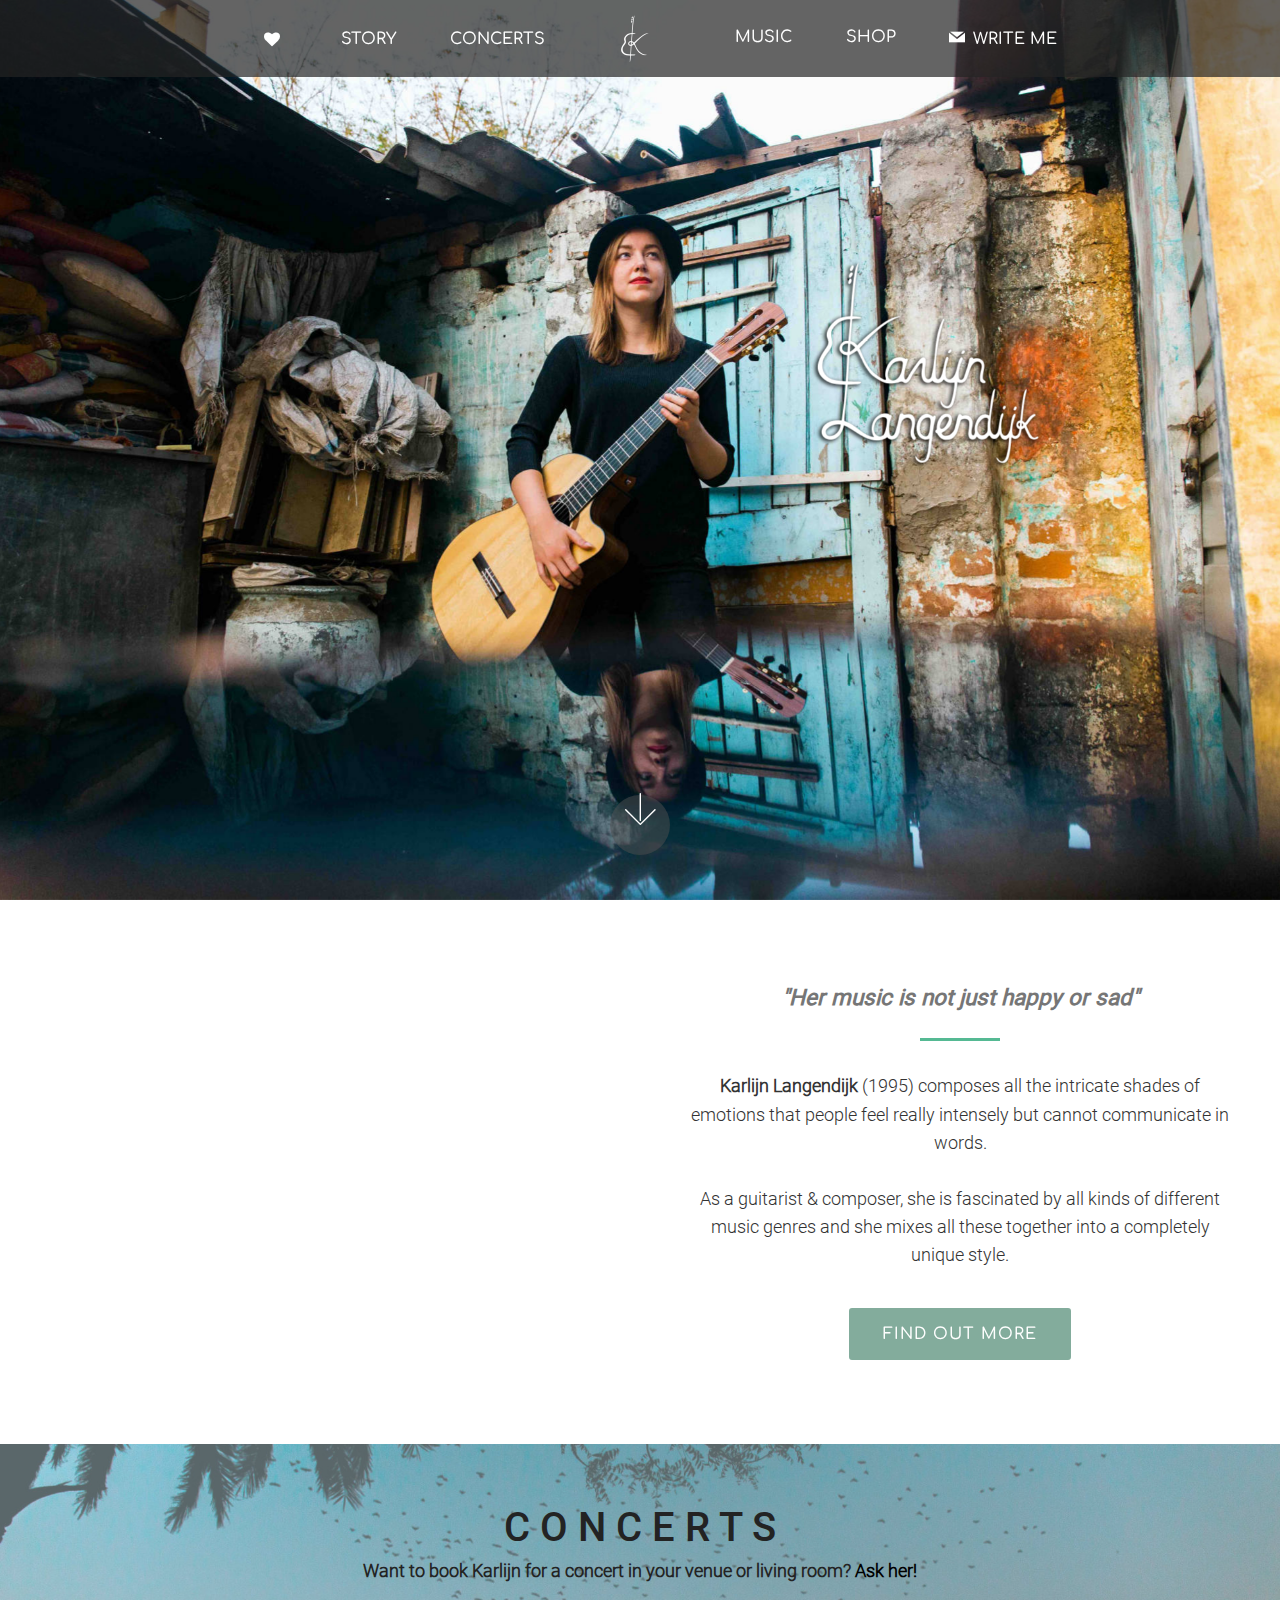
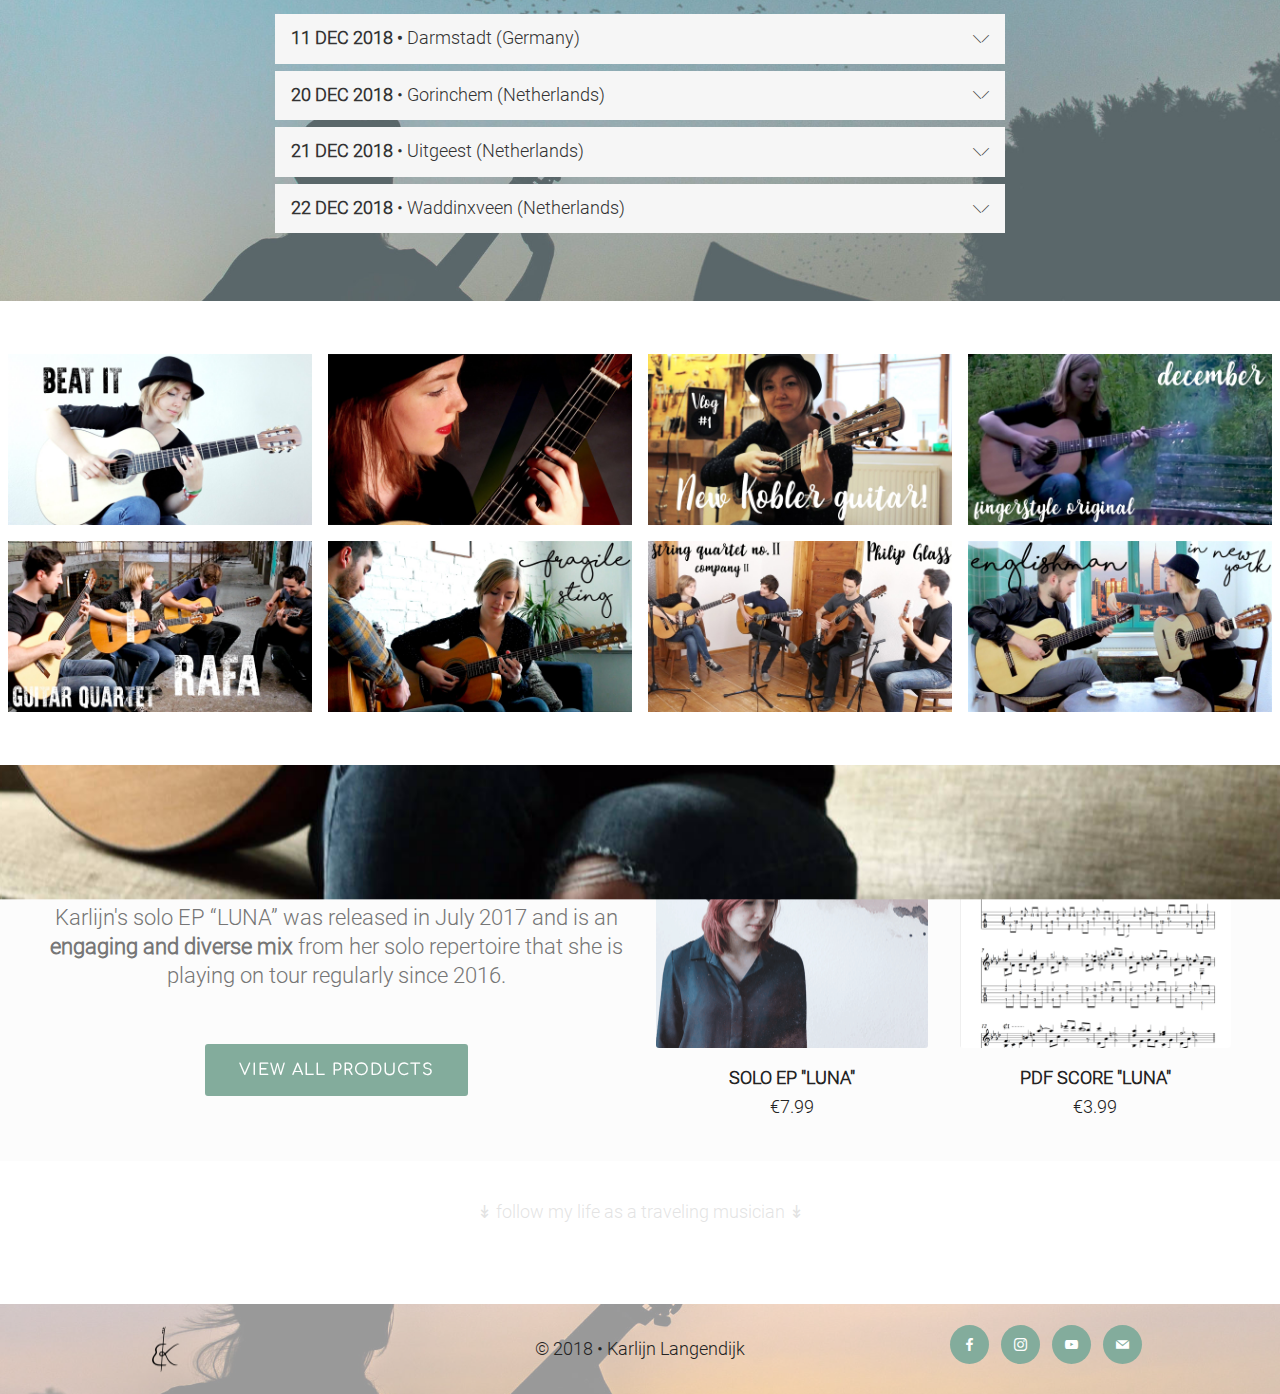
<file: index.html>
<!DOCTYPE html>
<html >
<head>
  <!-- Site made with Mobirise Website Builder v4.7.7, https://mobirise.com -->
  <meta charset="UTF-8">
  <meta http-equiv="X-UA-Compatible" content="IE=edge">
  <meta name="generator" content="Mobirise v4.7.7, mobirise.com">
  <meta name="viewport" content="width=device-width, initial-scale=1, minimum-scale=1">
  <link rel="shortcut icon" href="assets/images/logo-black-128x128.png" type="image/x-icon">
  <meta name="description" content="">
  <title>Home</title>
  <link rel="stylesheet" href="assets/font-awesome/css/font-awesome.css">
  <link rel="stylesheet" href="assets/web/assets/mobirise-icons/mobirise-icons.css">
  <link rel="stylesheet" href="assets/bootstrap/css/bootstrap.min.css">
  <link rel="stylesheet" href="assets/bootstrap/css/bootstrap-grid.min.css">
  <link rel="stylesheet" href="assets/bootstrap/css/bootstrap-reboot.min.css">
  <link rel="stylesheet" href="assets/dropdown/css/style.css">
  <link rel="stylesheet" href="assets/socicon/css/styles.css">
  <link rel="stylesheet" href="assets/shopping-cart/minicart-theme.css">
  <link rel="stylesheet" href="assets/style.css">
  <link rel="stylesheet" href="assets/slick.css">
  <link rel="stylesheet" href="assets/theme/css/style.css">
  <link rel="stylesheet" href="assets/gallery/style.css">
  <link href="assets/fonts/style.css" rel="stylesheet">
  <link rel="stylesheet" href="assets/mobirise/css/mbr-additional.css" type="text/css">
  
  
  
</head>
<body>
<script>var shopcartSettings = {"shopcart_top_offset":120,"side_offset":20,"site_width":1150,"shopcart_icon_color":"#FFFFFF","shopcart_back_color":"#000000","shopcart_icon_size":30,"sc_count_color":"#FFFFFF","sc_count_back_color":"#00a885","sc_count_size":12,"checkout_button":"Check out with"};</script>
  <section class="menu popup-btn-cards cid-r0HEDHb7Sw" once="menu" id="menu2-9">

    
    

    <nav class="navbar navbar-dropdown navbar-fixed-top navbar-expand-lg">
        <div class="mbr-overlay" style="opacity: 0.7;"></div>

      
      <div class="collapse navbar-collapse" id="navbarSupportedContent">
            
        <div class="left-menu">
          <ul class="navbar-nav nav-dropdown" data-app-modern-menu="true"><li class="nav-item"><a class="nav-link link text-white display-4" href="support.html#header3-1g"><span class="fa fa-heart mbr-iconfont mbr-iconfont-btn" style="font-size: 16px;"></span></a></li><li class="nav-item"><a class="nav-link link text-white display-4" href="index.html#features4-e">STORY</a></li><li class="nav-item"><a class="nav-link link text-white display-4" href="index.html#accordion1-o">
                      CONCERTS</a></li></ul>
        </div>

        <div class="brand-container">
          <div class="navbar-brand">
              <span class="navbar-logo">
                  <a href="#top">
                      <img src="assets/images/logo-white-122x122.png" alt="Mobirise" title="" style="height: 3.8rem;">
                  </a>
              </span>
              
          </div>
        </div>

        <div class="right-menu">
          <ul class="navbar-nav nav-dropdown" data-app-modern-menu="true"><li class="nav-item">
                <a class="nav-link link text-white display-4" href="index.html#gallery2-1b">
                    MUSIC</a>
            </li><li class="nav-item"><a class="nav-link link text-white display-4" href="index.html#features13-l">
                    SHOP</a></li><li class="nav-item"><a class="nav-link link text-white display-4" href="mailto:info@karlijnlangendijk.com"><span class="socicon socicon-mail mbr-iconfont mbr-iconfont-btn" style="font-size: 16px;"></span>
                    WRITE ME</a></li></ul>
        </div>
      </div>

          <button class="navbar-toggler" type="button" data-toggle="collapse" data-target="#navbarSupportedContent" aria-controls="navbarNavAltMarkup" aria-expanded="false" aria-label="Toggle navigation">
            <div class="hamburger">
                <span></span>
                <span></span>
                <span></span>
                <span></span>
            </div>
          </button>
    </nav>
</section>

<section class="header8 cid-r0eDNqmvjv mbr-fullscreen mbr-parallax-background" id="header8-6">

    

    

    
    <div class="container-fluid">
        <div class="row align-items-center">
            <div class="mbr-white col-md-6">
                
                
                
            </div>
            <div class="col-md-6 align-left img-block">
                <div class="mbr-figure">
                    <img src="assets/images/logo-full-white-shadow-2-smaller-higher-850x850.png" alt="Mobirise" title="">
                </div>
            </div>
        </div>
    </div>
    <div class="mbr-arrow hidden-sm-down" aria-hidden="true">
        <a href="#next">
            <i class="mbri-down mbr-iconfont"></i>
        </a>
    </div>
</section>

<section class="features4 cid-r0N94AQSZr" id="features4-e">

    

    
    <div class="container-fluid">   
        <div class="row content-row align-items-center">
            <div class="col-lg-6 text-content">
                <h2 class="mbr-title pt-2 mbr-fonts-style align-center mbr-black display-5"><em><strong>"Her music is not just happy or sad"</strong></em></h2>
                <div class="underline align-center">
                    <div class="line"></div>
                </div>
                <div class="mbr-section-text">
                    <p class="mbr-text pt-3 mbr-light mbr-fonts-style align-center display-7"><strong>Karlijn Langendijk</strong> (1995) composes all the intricate shades of emotions that people feel really intensely but cannot communicate in words. <br><br>As a guitarist &amp; composer, she is fascinated by all kinds of different music genres and she mixes all these together into a completely unique style.<br></p>
                </div>
                <div class="mbr-section-btn pt-3 align-center"><a class="btn btn-md btn-info display-4" href="story.html#features17-14">FIND OUT MORE</a></div>
            </div>
            <div class="col-lg-6 media-content">
                <div class="mbr-figure"><iframe class="mbr-embedded-video" src="https://www.youtube.com/embed/VXL2nyZ9J2I?rel=0&amp;amp;showinfo=0&amp;autoplay=0&amp;loop=0" width="1280" height="720" frameborder="0" allowfullscreen></iframe></div>
            </div>
        </div>
    </div>          
</section>

<section class="accordion1 cid-r0NWu8Dxku" id="accordion1-o">

    

    <div class="mbr-overlay" style="opacity: 0.5; background-color: rgb(178, 204, 210);">
    </div>
    <div class="container">
        <h2 class="mbr-fonts-style mbr-section-title align-center display-2">C O N C E R T S</h2>
        <h3 class="mbr-fonts-style mbr-section-subtitle align-center display-7"><strong>Want to book Karlijn for a concert in your venue or living room? <b><a href="mailto:info@karlijnlangendijk.com" class="text-black"><b>Ask her!</b></a></b></strong></h3>
        <div class="row justify-content-center pt-4">
            <div class="col-md-10 col-lg-8 content-block">
            <div class="accordion-content">
                <div id="bootstrap-accordion_3" class="panel-group accordionStyles accordion " role="tablist" aria-multiselectable="true">
                        <div class="card">
                            <div class="card-header" role="tab" id="headingOne">
                                <a role="button" class="collapsed panel-title text-black" data-toggle="collapse" data-core="" href="#collapse11_3" aria-expanded="false" aria-controls="collapse11">
                                    <h4 class="mbr-fonts-style header-text display-7"><strong>11 DEC 2018</strong><span style="font-weight: bold;">&nbsp;•&nbsp;<span style="font-size: 1.1rem; font-weight: 500;">Darmstadt (Germany)</span></span></h4>
                                    <span class="sign mbr-iconfont mbri-arrow-down inactive"></span>

                                </a>
                            </div>
                            <div id="collapse11_3" class="panel-collapse noScroll collapse" role="tabpanel" aria-labelledby="headingOne" data-parent="#bootstrap-accordion_3">
                                <div class="panel-body p-4">
                                    <p class="mbr-fonts-style panel-text mbr-text display-7"><strong>
                                       AKADEMIE FÜR TONKUNST • </strong>19:30 pm<br>with Jule Malischke &amp; Fabian Zeller<br><br><a href="http://www.gita-darmstadt.de/Darmstadter_Gitarrentage/Festival.html" target="_blank">more info </a>• <a href="http://www.gita-darmstadt.de/Darmstadter_Gitarrentage/Tickets.html" target="_blank">tickets</a></p>
                                </div>
                            </div>
                        </div>
                
                        <div class="card">
                            <div class="card-header" role="tab" id="headingTwo">
                                <a role="button" class="collapsed panel-title text-black" data-toggle="collapse" data-core="" href="#collapse2_3" aria-expanded="false" aria-controls="collapse2">
                                    <h4 class="mbr-fonts-style header-text display-7"><strong>20 DEC 2018</strong><span style="font-weight: bold;">&nbsp;</span>• Gorinchem (Netherlands)</h4>
                                    <span class="sign mbr-iconfont mbri-arrow-down inactive"></span>
                                </a>
                                
                            </div>
                            <div id="collapse2_3" class="panel-collapse noScroll collapse" role="tabpanel" aria-labelledby="headingTwo" data-parent="#bootstrap-accordion_3">
                                <div class="panel-body p-4">
                                    <p class="mbr-fonts-style panel-text mbr-text display-7"><strong>THEATER DE VIJF ZINNEN</strong><br>solo concert<br></p>
                                </div>
                            </div>
                        </div>
                
                        <div class="card">
                            <div class="card-header" role="tab" id="headingThree">
                                <a role="button" class="collapsed panel-title text-black" data-toggle="collapse" data-core="" href="#collapse3_3" aria-expanded="false" aria-controls="collapse3">
                                    <h4 class="mbr-fonts-style header-text display-7"><strong>21 DEC 2018</strong><strong>&nbsp;</strong>• Uitgeest (Netherlands)</h4>
                                    <span class="sign mbr-iconfont mbri-arrow-down inactive"></span>

                                </a>
                            </div>
                            <div id="collapse3_3" class="panel-collapse noScroll collapse" role="tabpanel" aria-labelledby="headingThree" data-parent="#bootstrap-accordion_3">
                                <div class="panel-body p-4">
                                    <p class="mbr-fonts-style panel-text mbr-text display-7"><strong>DORPSHUIS DE ZWAAN •&nbsp;</strong>20:15 pm<br>solo concert<br><br><strong><a href="http://dezwaancultureel.nl/theatervoorstellingen-2015-2016-2/" target="_blank" class="text-secondary">more info</a>&nbsp;•<a href="https://docs.google.com/forms/d/e/1FAIpQLScn5dMFSejjmfR0K_EhytylORkjbM8SmfEg7uksDnAzc6ZgFQ/viewform" target="_blank" class="text-secondary">&nbsp;tickets</a></strong></p>
                                </div>
                            </div>
                        </div>
                
                        <div class="card">
                            <div class="card-header" role="tab" id="headingFour">
                                <a role="button" class="collapsed panel-title text-black" data-toggle="collapse" data-core="" href="#collapse4_3" aria-expanded="false" aria-controls="collapse4">
                                    <h4 class="mbr-fonts-style header-text display-7"><strong>22 DEC 2018</strong><div>&nbsp;</div><div>• Waddinxveen (Netherlands)</div></h4>
                                    <span class="sign mbr-iconfont mbri-arrow-down inactive"></span>

                                </a>
                            </div>
                            <div id="collapse4_3" class="panel-collapse noScroll collapse" role="tabpanel" aria-labelledby="headingFour" data-parent="#bootstrap-accordion_3">
                                <div class="panel-body p-4">
                                    <p class="mbr-fonts-style panel-text mbr-text display-7"><strong>CULTUURHUYS DE KROON • </strong>20:15 pm<br>double concert with SYA<br><br><a href="https://www.cultuurhuysdekroon.nl/agenda/2018-08-14-19-24-38/muziek/evenementdetail/296/-/kerst-met-sya-suddenly-years-align-a-bright-starry-night" target="_blank">more info &amp; tickets</a></p>
                                </div>
                            </div>
                        </div>
                
                        
                
                        
                    
                        
                
                        
                    
                        
                    
                        
                    
                    
                    
                    
                    
                    
                </div>
            </div>
            </div>
    </div>
    </div>         
</section>

<section class="mbr-gallery mbr-slider-carousel cid-r1b5DN6wSe" id="gallery2-1b">

    

    <div>
        <div><!-- Filter --><!-- Gallery --><div class="mbr-gallery-row"><div class="mbr-gallery-layout-default"><div><div><div class="mbr-gallery-item mbr-gallery-item--p1 video-slide" data-video-url="https://www.youtube.com/watch?v=0fv1askTPZE" data-tags="Responsive"><div href="#lb-gallery2-1b" data-slide-to="0" data-toggle="modal"><div></div><img alt="" src="assets/images/2018-7-0-19-19-20-622466.jpg"><span class="icon-video"></span></div></div><div class="mbr-gallery-item mbr-gallery-item--p1 video-slide" data-video-url="https://www.youtube.com/watch?v=VXL2nyZ9J2I" data-tags="Awesome"><div href="#lb-gallery2-1b" data-slide-to="1" data-toggle="modal"><div></div><img alt="" src="assets/images/2018-7-0-19-19-1-74843.jpg"><span class="icon-video"></span></div></div><div class="mbr-gallery-item mbr-gallery-item--p1 video-slide" data-video-url="https://www.youtube.com/watch?v=sRlO-VDhUPE" data-tags="Creative"><div href="#lb-gallery2-1b" data-slide-to="2" data-toggle="modal"><div></div><img alt="" src="assets/images/2018-7-0-20-30-13-583606.jpg"><span class="icon-video"></span></div></div><div class="mbr-gallery-item mbr-gallery-item--p1 video-slide" data-video-url="https://www.youtube.com/watch?v=ziDyMQnRp68" data-tags="Animated"><div href="#lb-gallery2-1b" data-slide-to="3" data-toggle="modal"><div></div><img alt="" src="assets/images/2018-7-0-20-28-25-9916.jpg"><span class="icon-video"></span></div></div><div class="mbr-gallery-item mbr-gallery-item--p1 video-slide" data-video-url="https://www.youtube.com/watch?v=HALj7qU400k" data-tags="Awesome"><div href="#lb-gallery2-1b" data-slide-to="4" data-toggle="modal"><div></div><img alt="" src="assets/images/2018-7-0-20-29-20-381642.jpg"><span class="icon-video"></span></div></div><div class="mbr-gallery-item mbr-gallery-item--p1 video-slide" data-video-url="https://www.youtube.com/watch?v=RRcseUpSAr8" data-tags="Animated"><div href="#lb-gallery2-1b" data-slide-to="5" data-toggle="modal"><div></div><img alt="" src="assets/images/2018-7-0-19-20-6-816898.jpg"><span class="icon-video"></span></div></div><div class="mbr-gallery-item mbr-gallery-item--p1 video-slide" data-video-url="https://www.youtube.com/watch?v=FETWTqBOEYI" data-tags="Awesome"><div href="#lb-gallery2-1b" data-slide-to="6" data-toggle="modal"><div></div><img alt="" src="assets/images/2018-7-0-20-28-50-366895.jpg"><span class="icon-video"></span></div></div><div class="mbr-gallery-item mbr-gallery-item--p1 video-slide" data-video-url="https://www.youtube.com/watch?v=O7LZsqrnaaA" data-tags="Responsive"><div href="#lb-gallery2-1b" data-slide-to="7" data-toggle="modal"><div></div><img alt="" src="assets/images/2018-7-0-19-19-43-108738.jpg"><span class="icon-video"></span></div></div></div></div><div class="clearfix"></div></div></div><!-- Lightbox --><div data-app-prevent-settings="" class="mbr-slider modal fade carousel slide" tabindex="-1" data-keyboard="true" data-interval="false" id="lb-gallery2-1b"><div class="modal-dialog"><div class="modal-content"><div class="modal-body"><div class="carousel-inner"><div class="carousel-item video-container"><img src="assets/images/gallery01.jpg" alt="" title=""></div><div class="carousel-item video-container"><img src="assets/images/gallery00.jpg" alt="" title=""></div><div class="carousel-item active video-container"><img src="assets/images/gallery02.jpg" alt="" title=""></div><div class="carousel-item video-container"><img src="assets/images/gallery07.jpg" alt="" title=""></div><div class="carousel-item video-container"><img src="assets/images/gallery04.jpg" alt="" title=""></div><div class="carousel-item video-container"><img src="assets/images/gallery03.jpg" alt="" title=""></div><div class="carousel-item video-container"><img src="assets/images/gallery05.jpg" alt="" title=""></div><div class="carousel-item video-container"><img src="assets/images/gallery06.jpg" alt="" title=""></div></div><a class="carousel-control carousel-control-prev" role="button" data-slide="prev" href="#lb-gallery2-1b"><span class="mbri-left mbr-iconfont" aria-hidden="true"></span><span class="sr-only">Previous</span></a><a class="carousel-control carousel-control-next" role="button" data-slide="next" href="#lb-gallery2-1b"><span class="mbri-right mbr-iconfont" aria-hidden="true"></span><span class="sr-only">Next</span></a><a class="close" href="#" role="button" data-dismiss="modal"><span class="sr-only">Close</span></a></div></div></div></div></div>
    </div>

</section>

<section class="mbr-section features13 cid-r0NK1A2HnU mbr-parallax-background" id="features13-l">

    

    <div class="mbr-overlay" style="opacity: 0.8; background-color: rgb(255, 255, 255);">
    </div>

    <div class="container-fluid">
        <div class="row">
            <div class="col-12 text-row col-md-6">
                <h2 class="align-center pb-3 mbr-fonts-style display-2">
                    S H O P</h2>
                <h3 class="mbr-section-subtitle align-center mbr-light pb-3 mbr-fonts-style display-7"><div><span style="font-size: 1.4rem;">Karlijn's solo EP “LUNA” was released in July 2017 and is an <strong>engaging and diverse mix</strong> from her solo repertoire that she is playing on tour regularly since 2016.</span></div><div><br></div></h3>
                <div class="mbr-section-btn title-btn align-center"><a class="btn btn-info display-4" href="shop.html#header4-1n">VIEW ALL PRODUCTS</a></div>
            </div>
            <div class="card px-3 py-4 col-12 col-md-6 col-lg-4 col-xl-3">
                <div class="card-wrapper">
                    <div class="card-img">
                        <a href="page2.html#shop6-10"><img src="assets/images/front-small-copy-544x489.png" alt="Mobirise" title=""></a>
                    </div>
                    <div class="card-box">
                        <p class="mbr-text mbr-fonts-style align-center display-7"><strong>SOLO EP "LUNA"</strong><br>€7.99</p>
                        
                    </div>
                </div>
            </div>

            <div class="card px-3 py-4 col-12 col-md-6 col-lg-4 col-xl-3">
                <div class="card-wrapper">
                    <div class="card-img">
                        <a href="page2.html#shop6-10"><img src="assets/images/luna-screenshot1-544x489.png" alt="Mobirise" title=""></a>
                    </div>
                    <div class="card-box">
                        <p class="mbr-text mbr-fonts-style align-center display-7"><strong>PDF SCORE "LUNA"<br></strong>€3.99</p>
                        
                    </div>
                </div>
            </div>

            

            

            

            
        </div>
    </div>
</section>

<section class="mbr-instagram-feed" data-rows="1" data-per-row-slider="" data-spacing="5" data-full-width="true" data-token="500053995.727bfe1.93f6fcc10d3f4e8ab1abda00eae31d2d" data-per-row-grid="5" id="instagram-feed-block-t" data-rv-view="714" style="background-color: rgb(255, 255, 255); padding-top: 40px; padding-bottom: 40px;">
    
    <div class="container container_toggle">
        <div class="row">
            <div class="col">
                <div class="inst">
                    <h1 class="inst__title align-center mbr-fonts-style display-7">↡ follow my life as a traveling musician ↡</h1>
                    <div class="inst__content"></div>
                    
                </div>
            </div>
        </div>
    </div>
</section>

<section class="cid-r1b2oRTYuv" id="footer2-19">

    

    <div class="mbr-overlay" style="opacity: 0.6; background-color: rgb(255, 255, 255);"></div>

    <div class="container">
        <div class="row align-center justify-content-center align-items-center">
            <div class="logo-section col-sm-12 col-lg-4">
                <a href="#"><img src="assets/images/logo-black-122x122.png" height="128" alt="Mobirise" title="" style="height: 3.8rem;">
                </a>
            </div>
            <div class="col-sm-12 col-lg-4 mbr-text mbr-fonts-style mbr-light display-7">
                © 2018 • Karlijn Langendijk<br></div>
            <div class="social-media col-sm-12 col-lg-4">
                <ul>
                    <li>
                      <a class="icon-transition" href="http://www.facebook.com/karlijnlangendijkofficial" target="_blank">
                        <span class="mbr-iconfont socicon-facebook socicon"></span>
                      </a>
                    </li>
                    <li>
                      <a class="icon-transition" href="http://www.instagram.com/karlijnlangendijk" target="_blank">
                        <span class="mbr-iconfont socicon-instagram socicon" style=""></span>
                      </a>
                    </li>
                    <li>
                      <a class="icon-transition" href="http://www.youtube.com/karlijnlangendijk" target="_blank">
                        <span class="mbr-iconfont socicon-youtube socicon"></span>
                      </a>
                    </li>
                    <li>
                      <a class="icon-transition" href="mailto:info@karlijnlangendijk.com">
                        <span class="mbr-iconfont socicon-mail socicon"></span>
                      </a>
                    </li>
                    
                </ul>
            </div>
        </div>
    </div>
</section>


  <script src="assets/web/assets/jquery/jquery.min.js"></script>
  <script src="assets/popper/popper.min.js"></script>
  <script src="assets/bootstrap/js/bootstrap.min.js"></script>
  <script src="assets/masonry/masonry.pkgd.min.js"></script>
  <script src="assets/imagesloaded/imagesloaded.pkgd.min.js"></script>
  <script src="assets/dropdown/js/script.min.js"></script>
  <script src="assets/touchswipe/jquery.touch-swipe.min.js"></script>
  <script src="assets/mbr-animated-bg-text/mbr-animated-bg-text.js"></script>
  <script src="assets/parallax/jarallax.min.js"></script>
  <script src="assets/mbr-switch-arrow/mbr-switch-arrow.js"></script>
  <script src="assets/smoothscroll/smooth-scroll.js"></script>
  <script src="assets/bootstrapcarouselswipe/bootstrap-carousel-swipe.js"></script>
  <script src="assets/vimeoplayer/jquery.mb.vimeo_player.js"></script>
  <script src="assets/shopping-cart/minicart.js"></script>
  <script src="assets/shopping-cart/jquery.easing.min.js"></script>
  <script src="assets/shopping-cart/minicart-customizer.js"></script>
  <script src="assets/index.js"></script>
  <script src="assets/slick.min.js"></script>
  <script src="assets/theme/js/script.js"></script>
  <script src="assets/slidervideo/script.js"></script>
  <script src="assets/gallery/player.min.js"></script>
  <script src="assets/gallery/script.js"></script>
  
  
</body>
</html>
</file>
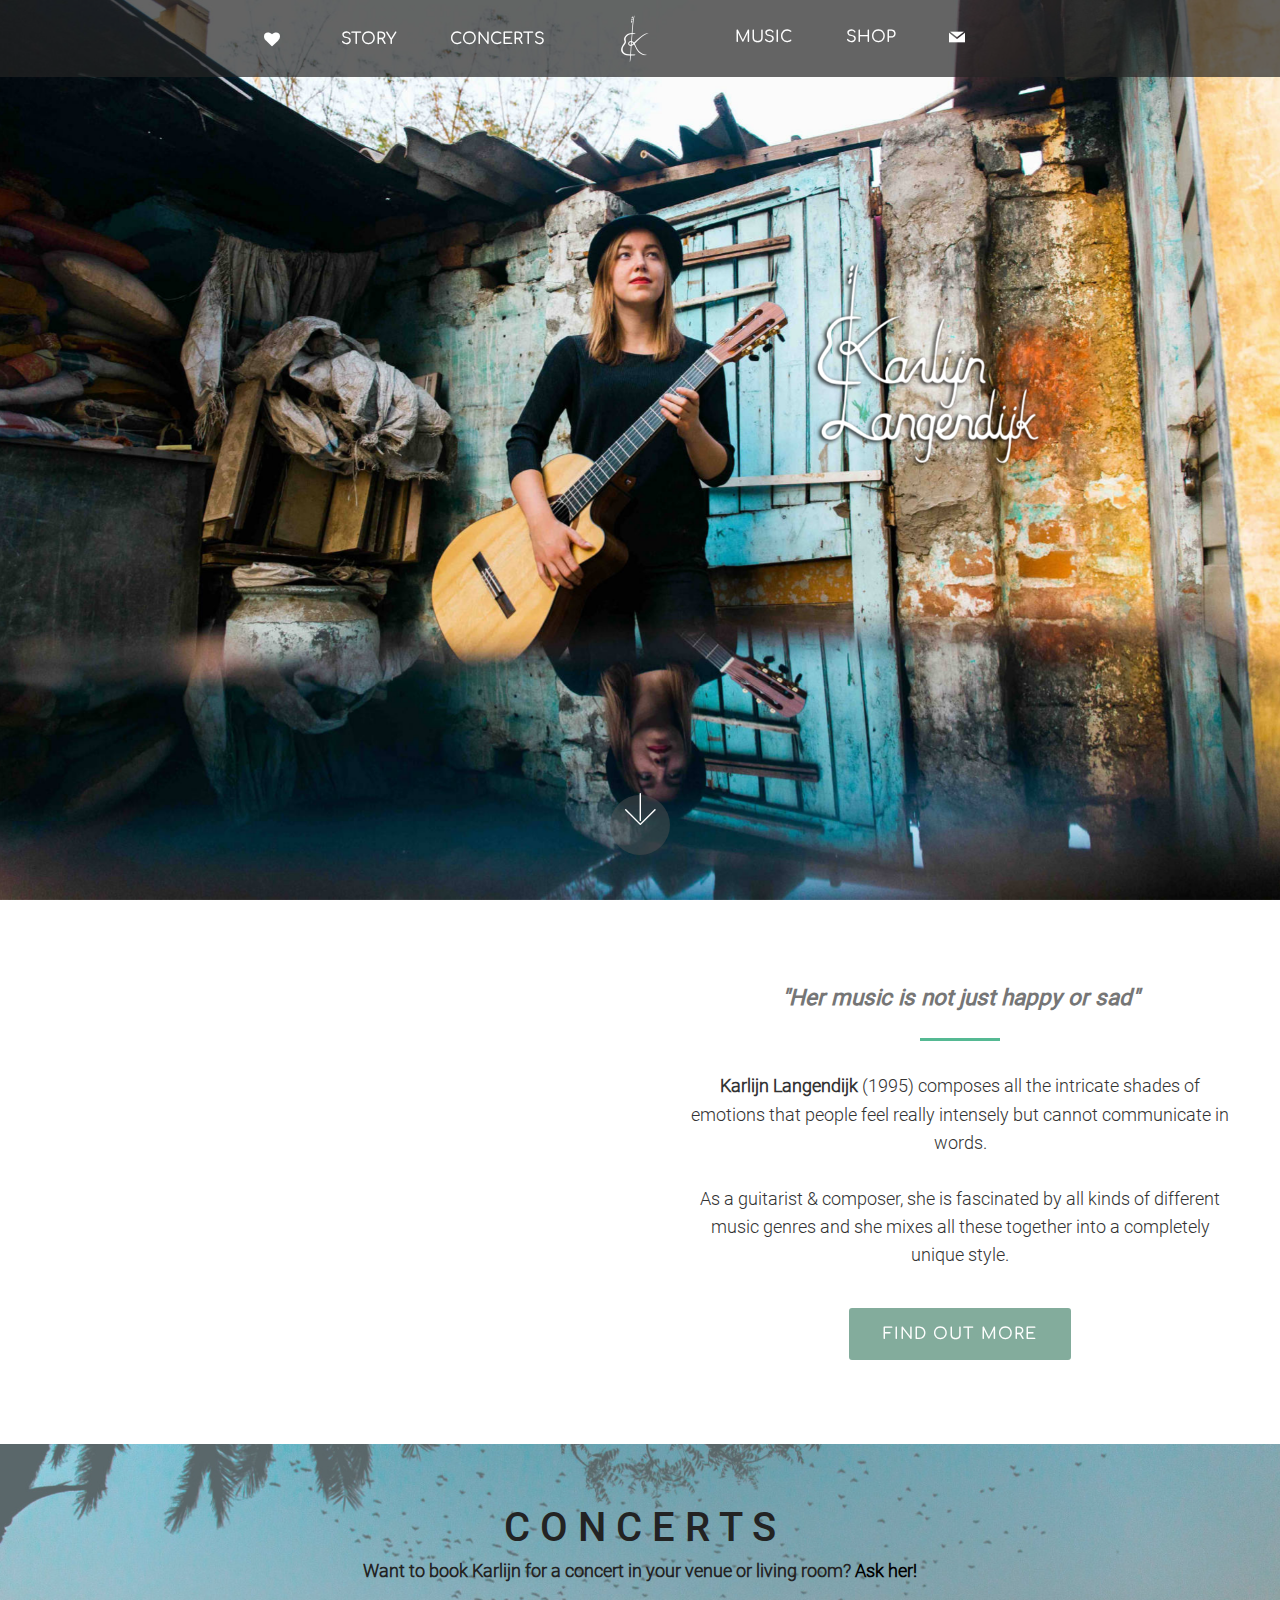
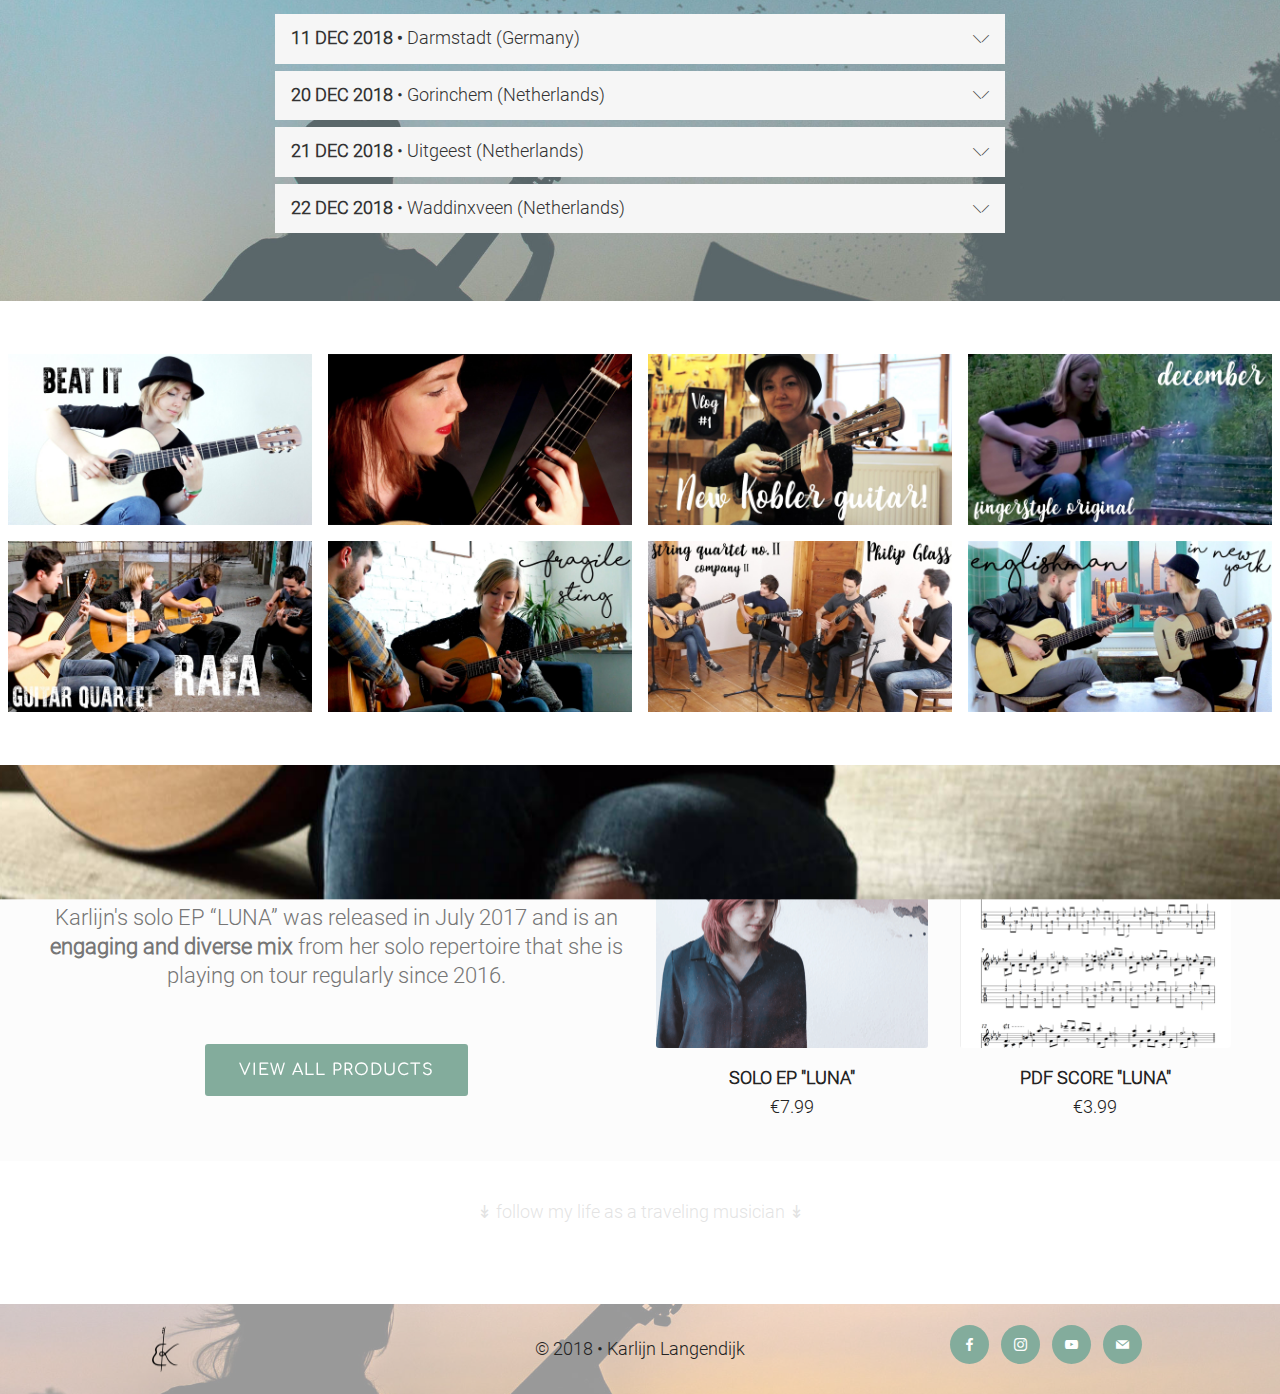
<file: home.html>
<!DOCTYPE html>
<html >
<head>
  <!-- Site made with Mobirise Website Builder v4.7.7, https://mobirise.com -->
  <meta charset="UTF-8">
  <meta http-equiv="X-UA-Compatible" content="IE=edge">
  <meta name="generator" content="Mobirise v4.7.7, mobirise.com">
  <meta name="viewport" content="width=device-width, initial-scale=1, minimum-scale=1">
  <link rel="shortcut icon" href="assets/images/logo-black-128x128.png" type="image/x-icon">
  <meta name="description" content="guitarist & composer">
  <title>home</title>
  <link rel="stylesheet" href="assets/font-awesome/css/font-awesome.css">
  <link rel="stylesheet" href="assets/web/assets/mobirise-icons/mobirise-icons.css">
  <link rel="stylesheet" href="assets/bootstrap/css/bootstrap.min.css">
  <link rel="stylesheet" href="assets/bootstrap/css/bootstrap-grid.min.css">
  <link rel="stylesheet" href="assets/bootstrap/css/bootstrap-reboot.min.css">
  <link rel="stylesheet" href="assets/dropdown/css/style.css">
  <link rel="stylesheet" href="assets/socicon/css/styles.css">
  <link rel="stylesheet" href="assets/shopping-cart/minicart-theme.css">
  <link rel="stylesheet" href="assets/style.css">
  <link rel="stylesheet" href="assets/slick.css">
  <link rel="stylesheet" href="assets/theme/css/style.css">
  <link rel="stylesheet" href="assets/gallery/style.css">
  <link href="assets/fonts/style.css" rel="stylesheet">
  <link rel="stylesheet" href="assets/mobirise/css/mbr-additional.css" type="text/css">
  
  
  
</head>
<body>
<script>var shopcartSettings = {"shopcart_top_offset":120,"side_offset":20,"site_width":1150,"shopcart_icon_color":"#FFFFFF","shopcart_back_color":"#000000","shopcart_icon_size":30,"sc_count_color":"#FFFFFF","sc_count_back_color":"#00a885","sc_count_size":12,"checkout_button":"Check out with"};</script>
  <section class="menu popup-btn-cards cid-r0HEDHb7Sw" once="menu" id="menu2-9">

    
    

    <nav class="navbar navbar-dropdown navbar-fixed-top navbar-expand-lg">
        <div class="mbr-overlay" style="opacity: 0.7;"></div>

      
      <div class="collapse navbar-collapse" id="navbarSupportedContent">
            
        <div class="left-menu">
          <ul class="navbar-nav nav-dropdown" data-app-modern-menu="true"><li class="nav-item"><a class="nav-link link text-white display-4" href="support.html#header3-1g"><span class="fa fa-heart mbr-iconfont mbr-iconfont-btn" style="font-size: 16px;"></span></a></li><li class="nav-item"><a class="nav-link link text-white display-4" href="index.html#features4-e">STORY</a></li><li class="nav-item"><a class="nav-link link text-white display-4" href="index.html#accordion1-o">
                      CONCERTS</a></li></ul>
        </div>

        <div class="brand-container">
          <div class="navbar-brand">
              <span class="navbar-logo">
                  <a href="#top">
                      <img src="assets/images/logo-white-122x122.png" alt="Mobirise" title="" style="height: 3.8rem;">
                  </a>
              </span>
              
          </div>
        </div>

        <div class="right-menu">
          <ul class="navbar-nav nav-dropdown" data-app-modern-menu="true"><li class="nav-item">
                <a class="nav-link link text-white display-4" href="index.html#gallery2-1b">
                    MUSIC</a>
            </li><li class="nav-item"><a class="nav-link link text-white display-4" href="shop.html#header4-1n">
                    SHOP</a></li><li class="nav-item"><a class="nav-link link text-white display-4" href="mailto:info@karlijnlangendijk.com"><span class="socicon socicon-mail mbr-iconfont mbr-iconfont-btn" style="font-size: 16px;"></span></a></li></ul>
        </div>
      </div>

          <button class="navbar-toggler" type="button" data-toggle="collapse" data-target="#navbarSupportedContent" aria-controls="navbarNavAltMarkup" aria-expanded="false" aria-label="Toggle navigation">
            <div class="hamburger">
                <span></span>
                <span></span>
                <span></span>
                <span></span>
            </div>
          </button>
    </nav>
</section>

<section class="header8 cid-r0eDNqmvjv mbr-fullscreen mbr-parallax-background" id="header8-6">

    

    

    
    <div class="container-fluid">
        <div class="row align-items-center">
            <div class="mbr-white col-md-6">
                
                
                
            </div>
            <div class="col-md-6 align-left img-block">
                <div class="mbr-figure">
                    <img src="assets/images/logo-full-white-shadow-2-smaller-higher-850x850.png" alt="Mobirise" title="">
                </div>
            </div>
        </div>
    </div>
    <div class="mbr-arrow hidden-sm-down" aria-hidden="true">
        <a href="#next">
            <i class="mbri-down mbr-iconfont"></i>
        </a>
    </div>
</section>

<section class="features4 cid-r0N94AQSZr" id="features4-e">

    

    
    <div class="container-fluid">   
        <div class="row content-row align-items-center">
            <div class="col-lg-6 text-content">
                <h2 class="mbr-title pt-2 mbr-fonts-style align-center mbr-black display-5"><em><strong>"Her music is not just happy or sad"</strong></em></h2>
                <div class="underline align-center">
                    <div class="line"></div>
                </div>
                <div class="mbr-section-text">
                    <p class="mbr-text pt-3 mbr-light mbr-fonts-style align-center display-7"><strong>Karlijn Langendijk</strong> (1995) composes all the intricate shades of emotions that people feel really intensely but cannot communicate in words. <br><br>As a guitarist &amp; composer, she is fascinated by all kinds of different music genres and she mixes all these together into a completely unique style.<br></p>
                </div>
                <div class="mbr-section-btn pt-3 align-center"><a class="btn btn-md btn-info display-4" href="story.html#features17-14">FIND OUT MORE</a></div>
            </div>
            <div class="col-lg-6 media-content">
                <div class="mbr-figure"><iframe class="mbr-embedded-video" src="https://www.youtube.com/embed/VXL2nyZ9J2I?rel=0&amp;amp;showinfo=0&amp;autoplay=0&amp;loop=0" width="1280" height="720" frameborder="0" allowfullscreen></iframe></div>
            </div>
        </div>
    </div>          
</section>

<section class="accordion1 cid-r0NWu8Dxku" id="accordion1-o">

    

    <div class="mbr-overlay" style="opacity: 0.5; background-color: rgb(178, 204, 210);">
    </div>
    <div class="container">
        <h2 class="mbr-fonts-style mbr-section-title align-center display-2">C O N C E R T S</h2>
        <h3 class="mbr-fonts-style mbr-section-subtitle align-center display-7"><strong>Want to book Karlijn for a concert in your venue or living room? <b><a href="mailto:info@karlijnlangendijk.com" class="text-black"><b>Ask her!</b></a></b></strong></h3>
        <div class="row justify-content-center pt-4">
            <div class="col-md-10 col-lg-8 content-block">
            <div class="accordion-content">
                <div id="bootstrap-accordion_3" class="panel-group accordionStyles accordion " role="tablist" aria-multiselectable="true">
                        <div class="card">
                            <div class="card-header" role="tab" id="headingOne">
                                <a role="button" class="collapsed panel-title text-black" data-toggle="collapse" data-core="" href="#collapse11_3" aria-expanded="false" aria-controls="collapse11">
                                    <h4 class="mbr-fonts-style header-text display-7"><strong>11 DEC 2018</strong><span style="font-weight: bold;">&nbsp;•&nbsp;<span style="font-size: 1.1rem; font-weight: 500;">Darmstadt (Germany)</span></span></h4>
                                    <span class="sign mbr-iconfont mbri-arrow-down inactive"></span>

                                </a>
                            </div>
                            <div id="collapse11_3" class="panel-collapse noScroll collapse" role="tabpanel" aria-labelledby="headingOne" data-parent="#bootstrap-accordion_3">
                                <div class="panel-body p-4">
                                    <p class="mbr-fonts-style panel-text mbr-text display-7"><strong>
                                       AKADEMIE FÜR TONKUNST • </strong>19:30 pm<br>with Jule Malischke &amp; Fabian Zeller<br><br><a href="http://www.gita-darmstadt.de/Darmstadter_Gitarrentage/Festival.html" target="_blank">more info </a>• <a href="http://www.gita-darmstadt.de/Darmstadter_Gitarrentage/Tickets.html" target="_blank">tickets</a></p>
                                </div>
                            </div>
                        </div>
                
                        <div class="card">
                            <div class="card-header" role="tab" id="headingTwo">
                                <a role="button" class="collapsed panel-title text-black" data-toggle="collapse" data-core="" href="#collapse2_3" aria-expanded="false" aria-controls="collapse2">
                                    <h4 class="mbr-fonts-style header-text display-7"><strong>20 DEC 2018</strong><span style="font-weight: bold;">&nbsp;</span>• Gorinchem (Netherlands)</h4>
                                    <span class="sign mbr-iconfont mbri-arrow-down inactive"></span>
                                </a>
                                
                            </div>
                            <div id="collapse2_3" class="panel-collapse noScroll collapse" role="tabpanel" aria-labelledby="headingTwo" data-parent="#bootstrap-accordion_3">
                                <div class="panel-body p-4">
                                    <p class="mbr-fonts-style panel-text mbr-text display-7"><strong>THEATER DE VIJF ZINNEN</strong><br>solo concert<br></p>
                                </div>
                            </div>
                        </div>
                
                        <div class="card">
                            <div class="card-header" role="tab" id="headingThree">
                                <a role="button" class="collapsed panel-title text-black" data-toggle="collapse" data-core="" href="#collapse3_3" aria-expanded="false" aria-controls="collapse3">
                                    <h4 class="mbr-fonts-style header-text display-7"><strong>21 DEC 2018</strong><strong>&nbsp;</strong>• Uitgeest (Netherlands)</h4>
                                    <span class="sign mbr-iconfont mbri-arrow-down inactive"></span>

                                </a>
                            </div>
                            <div id="collapse3_3" class="panel-collapse noScroll collapse" role="tabpanel" aria-labelledby="headingThree" data-parent="#bootstrap-accordion_3">
                                <div class="panel-body p-4">
                                    <p class="mbr-fonts-style panel-text mbr-text display-7"><strong>DORPSHUIS DE ZWAAN •&nbsp;</strong>20:15 pm<br>solo concert<br><br><strong><a href="http://dezwaancultureel.nl/theatervoorstellingen-2015-2016-2/" target="_blank" class="text-secondary">more info</a>&nbsp;•<a href="https://docs.google.com/forms/d/e/1FAIpQLScn5dMFSejjmfR0K_EhytylORkjbM8SmfEg7uksDnAzc6ZgFQ/viewform" target="_blank" class="text-secondary">&nbsp;tickets</a></strong></p>
                                </div>
                            </div>
                        </div>
                
                        <div class="card">
                            <div class="card-header" role="tab" id="headingFour">
                                <a role="button" class="collapsed panel-title text-black" data-toggle="collapse" data-core="" href="#collapse4_3" aria-expanded="false" aria-controls="collapse4">
                                    <h4 class="mbr-fonts-style header-text display-7"><strong>22 DEC 2018</strong><div>&nbsp;</div><div>• Waddinxveen (Netherlands)</div></h4>
                                    <span class="sign mbr-iconfont mbri-arrow-down inactive"></span>

                                </a>
                            </div>
                            <div id="collapse4_3" class="panel-collapse noScroll collapse" role="tabpanel" aria-labelledby="headingFour" data-parent="#bootstrap-accordion_3">
                                <div class="panel-body p-4">
                                    <p class="mbr-fonts-style panel-text mbr-text display-7"><strong>CULTUURHUYS DE KROON • </strong>20:15 pm<br>double concert with SYA<br><br><a href="https://www.cultuurhuysdekroon.nl/agenda/2018-08-14-19-24-38/muziek/evenementdetail/296/-/kerst-met-sya-suddenly-years-align-a-bright-starry-night" target="_blank">more info &amp; tickets</a></p>
                                </div>
                            </div>
                        </div>
                
                        
                
                        
                    
                        
                
                        
                    
                        
                    
                        
                    
                    
                    
                    
                    
                    
                </div>
            </div>
            </div>
    </div>
    </div>         
</section>

<section class="mbr-gallery mbr-slider-carousel cid-r1b5DN6wSe" id="gallery2-1b">

    

    <div>
        <div><!-- Filter --><!-- Gallery --><div class="mbr-gallery-row"><div class="mbr-gallery-layout-default"><div><div><div class="mbr-gallery-item mbr-gallery-item--p1 video-slide" data-video-url="https://www.youtube.com/watch?v=0fv1askTPZE" data-tags="Responsive"><div href="#lb-gallery2-1b" data-slide-to="0" data-toggle="modal"><div></div><img alt="" src="assets/images/2018-7-0-19-19-20-622466.jpg"><span class="icon-video"></span></div></div><div class="mbr-gallery-item mbr-gallery-item--p1 video-slide" data-video-url="https://www.youtube.com/watch?v=VXL2nyZ9J2I" data-tags="Awesome"><div href="#lb-gallery2-1b" data-slide-to="1" data-toggle="modal"><div></div><img alt="" src="assets/images/2018-7-0-19-19-1-74843.jpg"><span class="icon-video"></span></div></div><div class="mbr-gallery-item mbr-gallery-item--p1 video-slide" data-video-url="https://www.youtube.com/watch?v=sRlO-VDhUPE" data-tags="Creative"><div href="#lb-gallery2-1b" data-slide-to="2" data-toggle="modal"><div></div><img alt="" src="assets/images/2018-7-0-20-30-13-583606.jpg"><span class="icon-video"></span></div></div><div class="mbr-gallery-item mbr-gallery-item--p1 video-slide" data-video-url="https://www.youtube.com/watch?v=ziDyMQnRp68" data-tags="Animated"><div href="#lb-gallery2-1b" data-slide-to="3" data-toggle="modal"><div></div><img alt="" src="assets/images/2018-7-0-20-28-25-9916.jpg"><span class="icon-video"></span></div></div><div class="mbr-gallery-item mbr-gallery-item--p1 video-slide" data-video-url="https://www.youtube.com/watch?v=HALj7qU400k" data-tags="Awesome"><div href="#lb-gallery2-1b" data-slide-to="4" data-toggle="modal"><div></div><img alt="" src="assets/images/2018-7-0-20-29-20-381642.jpg"><span class="icon-video"></span></div></div><div class="mbr-gallery-item mbr-gallery-item--p1 video-slide" data-video-url="https://www.youtube.com/watch?v=RRcseUpSAr8" data-tags="Animated"><div href="#lb-gallery2-1b" data-slide-to="5" data-toggle="modal"><div></div><img alt="" src="assets/images/2018-7-0-19-20-6-816898.jpg"><span class="icon-video"></span></div></div><div class="mbr-gallery-item mbr-gallery-item--p1 video-slide" data-video-url="https://www.youtube.com/watch?v=FETWTqBOEYI" data-tags="Awesome"><div href="#lb-gallery2-1b" data-slide-to="6" data-toggle="modal"><div></div><img alt="" src="assets/images/2018-7-0-20-28-50-366895.jpg"><span class="icon-video"></span></div></div><div class="mbr-gallery-item mbr-gallery-item--p1 video-slide" data-video-url="https://www.youtube.com/watch?v=O7LZsqrnaaA" data-tags="Responsive"><div href="#lb-gallery2-1b" data-slide-to="7" data-toggle="modal"><div></div><img alt="" src="assets/images/2018-7-0-19-19-43-108738.jpg"><span class="icon-video"></span></div></div></div></div><div class="clearfix"></div></div></div><!-- Lightbox --><div data-app-prevent-settings="" class="mbr-slider modal fade carousel slide" tabindex="-1" data-keyboard="true" data-interval="false" id="lb-gallery2-1b"><div class="modal-dialog"><div class="modal-content"><div class="modal-body"><div class="carousel-inner"><div class="carousel-item video-container"><img src="assets/images/gallery01.jpg" alt="" title=""></div><div class="carousel-item video-container"><img src="assets/images/gallery00.jpg" alt="" title=""></div><div class="carousel-item active video-container"><img src="assets/images/gallery02.jpg" alt="" title=""></div><div class="carousel-item video-container"><img src="assets/images/gallery07.jpg" alt="" title=""></div><div class="carousel-item video-container"><img src="assets/images/gallery04.jpg" alt="" title=""></div><div class="carousel-item video-container"><img src="assets/images/gallery03.jpg" alt="" title=""></div><div class="carousel-item video-container"><img src="assets/images/gallery05.jpg" alt="" title=""></div><div class="carousel-item video-container"><img src="assets/images/gallery06.jpg" alt="" title=""></div></div><a class="carousel-control carousel-control-prev" role="button" data-slide="prev" href="#lb-gallery2-1b"><span class="mbri-left mbr-iconfont" aria-hidden="true"></span><span class="sr-only">Previous</span></a><a class="carousel-control carousel-control-next" role="button" data-slide="next" href="#lb-gallery2-1b"><span class="mbri-right mbr-iconfont" aria-hidden="true"></span><span class="sr-only">Next</span></a><a class="close" href="#" role="button" data-dismiss="modal"><span class="sr-only">Close</span></a></div></div></div></div></div>
    </div>

</section>

<section class="mbr-section features13 cid-r0NK1A2HnU mbr-parallax-background" id="features13-l">

    

    <div class="mbr-overlay" style="opacity: 0.8; background-color: rgb(255, 255, 255);">
    </div>

    <div class="container-fluid">
        <div class="row">
            <div class="col-12 text-row col-md-6">
                <h2 class="align-center pb-3 mbr-fonts-style display-2">
                    S H O P</h2>
                <h3 class="mbr-section-subtitle align-center mbr-light pb-3 mbr-fonts-style display-7"><div><span style="font-size: 1.4rem;">Karlijn's solo EP “LUNA” was released in July 2017 and is an <strong>engaging and diverse mix</strong> from her solo repertoire that she is playing on tour regularly since 2016.</span></div><div><br></div></h3>
                <div class="mbr-section-btn title-btn align-center"><a class="btn btn-info display-4" href="shop.html#header4-1n">VIEW ALL PRODUCTS</a></div>
            </div>
            <div class="card px-3 py-4 col-12 col-md-6 col-lg-4 col-xl-3">
                <div class="card-wrapper">
                    <div class="card-img">
                        <a href="shop.html#shop6-10"><img src="assets/images/front-small-copy-544x489.png" alt="Mobirise" title=""></a>
                    </div>
                    <div class="card-box">
                        <p class="mbr-text mbr-fonts-style align-center display-7"><strong>SOLO EP "LUNA"</strong><br>€7.99</p>
                        
                    </div>
                </div>
            </div>

            <div class="card px-3 py-4 col-12 col-md-6 col-lg-4 col-xl-3">
                <div class="card-wrapper">
                    <div class="card-img">
                        <a href="shop.html#shop6-10"><img src="assets/images/luna-screenshot1-544x489.png" alt="Mobirise" title=""></a>
                    </div>
                    <div class="card-box">
                        <p class="mbr-text mbr-fonts-style align-center display-7"><strong>PDF SCORE "LUNA"<br></strong>€3.99</p>
                        
                    </div>
                </div>
            </div>

            

            

            

            
        </div>
    </div>
</section>

<section class="mbr-instagram-feed" data-rows="1" data-per-row-slider="" data-spacing="5" data-full-width="true" data-token="500053995.727bfe1.93f6fcc10d3f4e8ab1abda00eae31d2d" data-per-row-grid="5" id="instagram-feed-block-t" data-rv-view="2247" style="background-color: rgb(255, 255, 255); padding-top: 40px; padding-bottom: 40px;">
    
    <div class="container container_toggle">
        <div class="row">
            <div class="col">
                <div class="inst">
                    <h1 class="inst__title align-center mbr-fonts-style display-7">↡ follow my life as a traveling musician ↡</h1>
                    <div class="inst__content"></div>
                    
                </div>
            </div>
        </div>
    </div>
</section>

<section class="cid-r1b2oRTYuv" id="footer2-19">

    

    <div class="mbr-overlay" style="opacity: 0.6; background-color: rgb(255, 255, 255);"></div>

    <div class="container">
        <div class="row align-center justify-content-center align-items-center">
            <div class="logo-section col-sm-12 col-lg-4">
                <a href="#top"><img src="assets/images/logo-black-122x122.png" height="128" alt="Mobirise" title="" style="height: 3.8rem;">
                </a>
            </div>
            <div class="col-sm-12 col-lg-4 mbr-text mbr-fonts-style mbr-light display-7">
                © 2018 • Karlijn Langendijk<br></div>
            <div class="social-media col-sm-12 col-lg-4">
                <ul>
                    <li>
                      <a class="icon-transition" href="http://www.facebook.com/karlijnlangendijkofficial" target="_blank">
                        <span class="mbr-iconfont socicon-facebook socicon"></span>
                      </a>
                    </li>
                    <li>
                      <a class="icon-transition" href="http://www.instagram.com/karlijnlangendijk" target="_blank">
                        <span class="mbr-iconfont socicon-instagram socicon" style=""></span>
                      </a>
                    </li>
                    <li>
                      <a class="icon-transition" href="http://www.youtube.com/karlijnlangendijk" target="_blank">
                        <span class="mbr-iconfont socicon-youtube socicon"></span>
                      </a>
                    </li>
                    <li>
                      <a class="icon-transition" href="mailto:info@karlijnlangendijk.com">
                        <span class="mbr-iconfont socicon-mail socicon"></span>
                      </a>
                    </li>
                    
                </ul>
            </div>
        </div>
    </div>
</section>


  <script src="assets/web/assets/jquery/jquery.min.js"></script>
  <script src="assets/popper/popper.min.js"></script>
  <script src="assets/bootstrap/js/bootstrap.min.js"></script>
  <script src="assets/masonry/masonry.pkgd.min.js"></script>
  <script src="assets/imagesloaded/imagesloaded.pkgd.min.js"></script>
  <script src="assets/dropdown/js/script.min.js"></script>
  <script src="assets/touchswipe/jquery.touch-swipe.min.js"></script>
  <script src="assets/mbr-animated-bg-text/mbr-animated-bg-text.js"></script>
  <script src="assets/parallax/jarallax.min.js"></script>
  <script src="assets/mbr-switch-arrow/mbr-switch-arrow.js"></script>
  <script src="assets/smoothscroll/smooth-scroll.js"></script>
  <script src="assets/bootstrapcarouselswipe/bootstrap-carousel-swipe.js"></script>
  <script src="assets/vimeoplayer/jquery.mb.vimeo_player.js"></script>
  <script src="assets/shopping-cart/minicart.js"></script>
  <script src="assets/shopping-cart/jquery.easing.min.js"></script>
  <script src="assets/shopping-cart/minicart-customizer.js"></script>
  <script src="assets/index.js"></script>
  <script src="assets/slick.min.js"></script>
  <script src="assets/theme/js/script.js"></script>
  <script src="assets/slidervideo/script.js"></script>
  <script src="assets/gallery/player.min.js"></script>
  <script src="assets/gallery/script.js"></script>
  
  
</body>
</html>
</file>
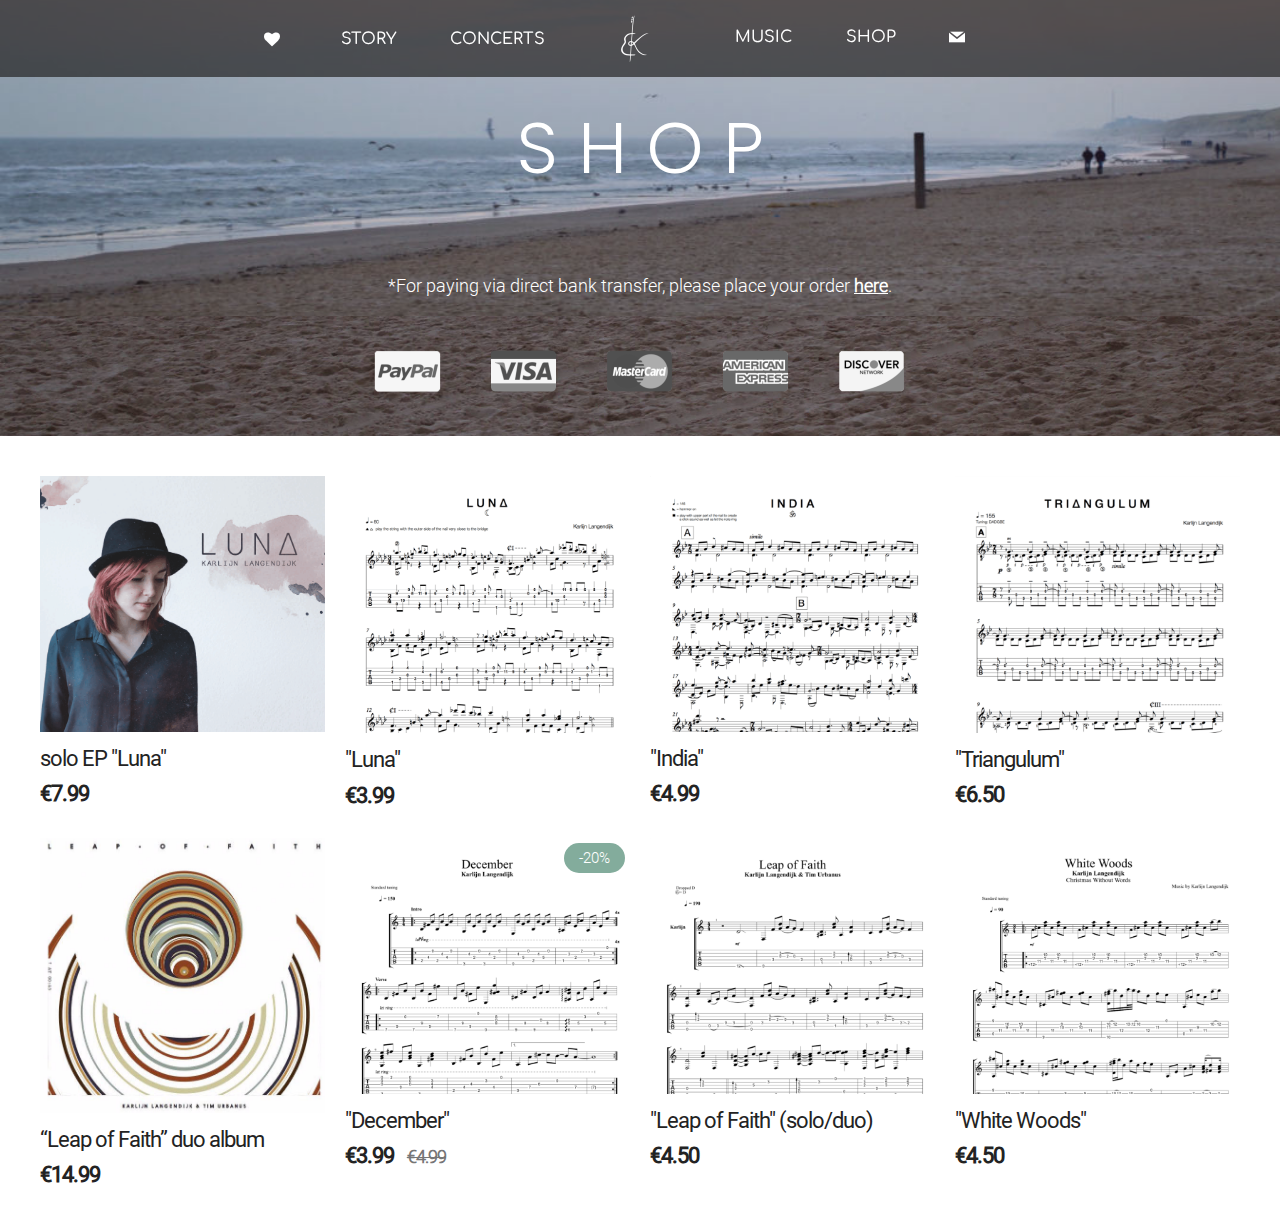
<file: shop.html>
<!DOCTYPE html>
<html >
<head>
  <!-- Site made with Mobirise Website Builder v4.7.7, https://mobirise.com -->
  <meta charset="UTF-8">
  <meta http-equiv="X-UA-Compatible" content="IE=edge">
  <meta name="generator" content="Mobirise v4.7.7, mobirise.com">
  <meta name="viewport" content="width=device-width, initial-scale=1, minimum-scale=1">
  <link rel="shortcut icon" href="assets/images/logo-black-128x128.png" type="image/x-icon">
  <meta name="description" content="">
  <title>shop</title>
  <link rel="stylesheet" href="assets/web/assets/mobirise-icons/mobirise-icons.css">
  <link rel="stylesheet" href="assets/font-awesome/css/font-awesome.css">
  <link rel="stylesheet" href="assets/bootstrap/css/bootstrap.min.css">
  <link rel="stylesheet" href="assets/bootstrap/css/bootstrap-grid.min.css">
  <link rel="stylesheet" href="assets/bootstrap/css/bootstrap-reboot.min.css">
  <link rel="stylesheet" href="assets/shopping-cart/minicart-theme.css">
  <link rel="stylesheet" href="assets/socicon/css/styles.css">
  <link rel="stylesheet" href="assets/dropdown/css/style.css">
  <link rel="stylesheet" href="assets/theme/css/style.css">
  <link rel="stylesheet" href="assets/gallery/style.css">
  <link href="assets/fonts/style.css" rel="stylesheet">
  <link rel="stylesheet" href="assets/mobirise/css/mbr-additional.css" type="text/css">
  
  
  
</head>
<body>
<script>var shopcartSettings = {"shopcart_top_offset":120,"side_offset":20,"site_width":1150,"shopcart_icon_color":"#FFFFFF","shopcart_back_color":"#000000","shopcart_icon_size":30,"sc_count_color":"#FFFFFF","sc_count_back_color":"#00a885","sc_count_size":12,"checkout_button":"Check out with"};</script>
  <section class="menu popup-btn-cards cid-r0HEDHb7Sw" once="menu" id="menu2-y" data-sortbtn="btn-secondary">

    
    

    <nav class="navbar navbar-dropdown navbar-fixed-top navbar-expand-lg">
        <div class="mbr-overlay" style="opacity: 0.7;"></div>

      
      <div class="collapse navbar-collapse" id="navbarSupportedContent">
            
        <div class="left-menu">
          <ul class="navbar-nav nav-dropdown" data-app-modern-menu="true"><li class="nav-item"><a class="nav-link link text-white display-4" href="support.html#header3-1g"><span class="fa fa-heart mbr-iconfont mbr-iconfont-btn" style="font-size: 16px;"></span></a></li><li class="nav-item"><a class="nav-link link text-white display-4" href="index.html#features4-e">STORY</a></li><li class="nav-item"><a class="nav-link link text-white display-4" href="index.html#accordion1-o">
                      CONCERTS</a></li></ul>
        </div>

        <div class="brand-container">
          <div class="navbar-brand">
              <span class="navbar-logo">
                  <a href="#top">
                      <img src="assets/images/logo-white-122x122.png" alt="Mobirise" title="" style="height: 3.8rem;">
                  </a>
              </span>
              
          </div>
        </div>

        <div class="right-menu">
          <ul class="navbar-nav nav-dropdown" data-app-modern-menu="true"><li class="nav-item">
                <a class="nav-link link text-white display-4" href="index.html#gallery2-1b">
                    MUSIC</a>
            </li><li class="nav-item"><a class="nav-link link text-white display-4" href="shop.html#header4-1n">
                    SHOP</a></li><li class="nav-item"><a class="nav-link link text-white display-4" href="mailto:info@karlijnlangendijk.com"><span class="socicon socicon-mail mbr-iconfont mbr-iconfont-btn" style="font-size: 16px;"></span></a></li></ul>
        </div>
      </div>

          <button class="navbar-toggler" type="button" data-toggle="collapse" data-target="#navbarSupportedContent" aria-controls="navbarNavAltMarkup" aria-expanded="false" aria-label="Toggle navigation">
            <div class="hamburger">
                <span></span>
                <span></span>
                <span></span>
                <span></span>
            </div>
          </button>
    </nav>
</section>

<section class="header4 cid-r1cSTkJzo8" id="header4-1n" data-sortbtn="btn-secondary">
    
    

    <div class="mbr-overlay" style="opacity: 0.1; background-color: rgb(255, 191, 193);">
    </div> 
    <div class="container">
        <div class="row justify-content-center">
            <div class=" col-md-10 content">
                <h1 class="mbr-section-title mbr-light pb-3 mbr-white mbr-fonts-style display-1">
                    S H O P</h1>
                <p class="mbr-text mbr-fonts-style mbr-white display-7"><br><br>*For paying via direct bank transfer, please place your order&nbsp;<a href="https://airtable.com/shrQysFaaBI7YYwnH" target="_blank" class="text-white"><strong><u>here</u></strong></a>.<br></p>
            </div>
        </div>
    </div>
    
</section>

<section class="cid-r1cLbNzldv" id="info5-1k" data-sortbtn="btn-secondary">

    

    <div class="mbr-overlay" style="opacity: 0.1; background-color: rgb(255, 191, 193);">
    </div>
    <div class="container-fluid">
        <div class="row justify-content-center">
            

            <div class="row justify-content-center col-12 col-md-12 col-lg-10 col-xl-8">
                <ul class="list-inline align-center">
                    <li class="list-inline-item">
                        <img src="assets/images/paypal-192x192.png" alt="Visa" title="">
                    </li>
                    <li class="list-inline-item">
                        <img src="assets/images/visacard-192x192.png" alt="Master Card" title="">
                    </li>
                    <li class="list-inline-item">
                        <img src="assets/images/mastercard-192x192.png" alt="American Express" title="">
                    </li>
                    <li class="list-inline-item">
                        <img src="assets/images/americanexpress-192x192.png" alt="Pay Pal" title="">
                    </li>
                    
                    <li class="list-inline-item">
                        <img src="assets/images/discover-192x192.png" alt="Discover" title="">
                    </li>
                    
                    
                    
                    
                    
                    
                    

                </ul>
            </div>
        </div>
    </div>
</section>

<section class="mbr-gallery cid-r0T9fKvGLo" once="shops" id="shop6-10" data-sortbtn="btn-secondary">

    

    <div>
        <div class="mbr-shop"><!-- Shop Gallery --><div class="row col-md-12"><div class="wrapper-shop-items col-md-12"><div class="mbr-gallery-row"><div><div class="shop-items"><div class="mbr-gallery-item" data-tags="CD" data-slide-to="0" data-seller="true" data-price="7.99" data-oldprice="20"><div class="item_overlay" data-toggle="modal"></div><div class="galleryItem" data-toggle="modal"><div class="style_overlay"></div><div class="img_wraper"><img src="assets/images/front-small-copy-1648x1482-800x719.png" alt="" title=""></div><span class="onsale mbr-fonts-style display-7" data-onsale="false" style="display: none;">-50%</span><div class="sidebar_wraper"><h4 class="item-title mbr-fonts-style mbr-text display-5">solo EP "Luna"</h4><div class="price-block"><span class="shop-item-price mbr-fonts-style display-5">€7.99</span><span class="oldprice mbr-fonts-style display-7" style="display: none;">$20</span></div><div class="card-description"><p><strong>OUT NOW!</strong> Released on 7 July 2017</p><p><br></p><p>Acoustic guitar EP “Luna” (2017):<br><br></p><ul><li>Triangulum</li> <li>Lullabye (Billy Joel)</li> <li>Beat It (Michael Jackson)</li> <li>Luna</li></ul><p><br></p><p><u>PHYSICAL CD!</u></p><p></p></div><div class="mbr-section-btn" buttons="0" style="display: none;"><a href="https://www.paypal.com/cgi-bin/webscr?business=info%40karlijnlangendijk.com&cmd=_cart&amount=7.99&item_name=score+PDF+%22Luna%22&currency_code=USD" class="btn display-7 btn-info">ADD TO CART</a></div></div></div></div><div class="mbr-gallery-item" data-tags="Score" data-slide-to="1" data-seller="false" data-price="3.99" data-oldprice="112"><div class="item_overlay" data-toggle="modal"></div><div class="galleryItem" data-toggle="modal"><div class="style_overlay"></div><div class="img_wraper"><img src="assets/images/luna-screenshot1-1308x1176-800x723.png" alt="" title=""></div><span class="onsale mbr-fonts-style display-7" data-onsale="false" style="display: none;">-50%</span><div class="sidebar_wraper"><h4 class="item-title mbr-fonts-style mbr-text display-5">"Luna"</h4><div class="price-block"><span class="shop-item-price mbr-fonts-style display-5">€3.99</span><span class="oldprice mbr-fonts-style display-7" style="display: none;">&nbsp;$112</span></div><div class="card-description"><p>Transcription (PDF) of the piece “LUNA” composed by Karlijn Langendijk.</p><p> Includes detailed performance notes as well as tabs.</p><p><br></p><p>L U N ∆ is the title track of Karlijn’s first EP, dedicated to the moon and its tidal connection to the sea.</p><p></p></div><div class="mbr-section-btn" buttons="0" style="display: none;"><a href="https://www.paypal.com/cgi-bin/webscr?business=info%40karlijnlangendijk.com&cmd=_s-xclick&hosted_button_id=F353BY8V2LBF6" class="btn display-7 btn-info">ADD TO CART</a></div></div></div></div><div class="mbr-gallery-item" data-tags="Score" data-slide-to="2" data-seller="false" data-price="4.99" data-oldprice="4.99"><div class="item_overlay" data-toggle="modal"></div><div class="galleryItem" data-toggle="modal"><div class="style_overlay"></div><div class="img_wraper"><img src="assets/images/india-screenshot-1308x1176-800x719.png" alt="" title=""></div><span class="onsale mbr-fonts-style display-7" data-onsale="false" style="display: none;">-20%</span><div class="sidebar_wraper"><h4 class="item-title mbr-fonts-style mbr-text display-5">"India"</h4><div class="price-block"><span class="shop-item-price mbr-fonts-style display-5">€4.99</span><span class="oldprice mbr-fonts-style display-7" style="display: none;">€4.99</span></div><div class="card-description"><p>Transcription (PDF) of the piece “INDIA” composed by Karlijn Langendijk.  Includes detailed performance notes as well as tabs.</p><p>INDIA is a piece written while traveling through the east of our planet.</p></div><div class="mbr-section-btn" buttons="0" style="display: none;"><a href="https://www.paypal.com/cgi-bin/webscr?business=info%40karlijnlangendijk.com&cmd=_cart&amount=4.99&item_name=score-india&currency_code=EUR" class="btn display-7 btn-info">ADD TO CART</a></div></div></div></div><div class="mbr-gallery-item" data-tags="Score" data-slide-to="3" data-seller="false" data-price="6.50" data-oldprice="88"><div class="item_overlay" data-toggle="modal"></div><div class="galleryItem" data-toggle="modal"><div class="style_overlay"></div><div class="img_wraper"><img src="assets/images/triangulum-screenshot2-1351x1217-800x722.png" alt="" title=""></div><span class="onsale mbr-fonts-style display-7" data-onsale="false" style="display: none;">-50%</span><div class="sidebar_wraper"><h4 class="item-title mbr-fonts-style mbr-text display-5">"Triangulum"</h4><div class="price-block"><span class="shop-item-price mbr-fonts-style display-5">€6.50</span><span class="oldprice mbr-fonts-style display-7" style="display: none;">$88</span></div><div class="card-description"><p>Transcription (PDF) of the piece “TRI∆NGULUM” composed by Karlijn Langendijk.  Includes detailed performance notes as well as tabs.</p><p>T R I ∆ N G U L U M is named after a small constellation in the northern sky. The three-note motive in the piece symbolizes its three brightest stars that form a triangle.</p></div><div class="mbr-section-btn" buttons="0" style="display: none;"><a href="https://www.paypal.com/cgi-bin/webscr?business=info%40karlijnlangendijk.com&cmd=_cart&amount=3.99&item_name=PDF+score+Everywhere+and+Nowhere&currency_code=EUR" class="btn display-7 btn-info">ADD TO CART</a></div></div></div></div><div class="mbr-gallery-item" data-tags="CD" data-slide-to="4" data-seller="false" data-price="14.99" data-oldprice="186"><div class="item_overlay" data-toggle="modal"></div><div class="galleryItem" data-toggle="modal"><div class="style_overlay"></div><div class="img_wraper"><img src="assets/images/leap-of-faith-cover-front-2-600x600-599x578.jpg" alt="" title=""></div><span class="onsale mbr-fonts-style display-7" data-onsale="false" style="display: none;">-50%</span><div class="sidebar_wraper"><h4 class="item-title mbr-fonts-style mbr-text display-5">“Leap of Faith” duo album</h4><div class="price-block"><span class="shop-item-price mbr-fonts-style display-5">€14.99</span><span class="oldprice mbr-fonts-style display-7" style="display: none;">$186</span></div><div class="card-description"><p></p><p>Acoustic guitar duo album “Leap of Faith” (2015) feat. Tim Urbanus released on “Acoustic Music Records”.</p><p><br></p><ul><li>Driftwood</li> <li>The Stranger (Tim Urbanus)</li> <li>Passing Time</li> <li>The Final Hour</li><li>Everywhere and Nowhere (Karlijn Langendijk)</li></ul><ul><li>Bad String Karma</li><li>Song for the Sleepless (Tim Urbanus)</li><li>Voyager</li><li>December (Karlijn Langendijk)</li><li>Leap of Faith</li></ul> <br><p></p><p></p><p>Out of stock! Buy via <a href="http://www.acoustic-music.de/Karlijn-Tim-Leap-Of-Faith/en" target="_blank">this website</a>.</p></div><div class="mbr-section-btn" buttons="0" style="display: none;"><a href="page2.html#shop6-10" class="btn display-7 btn-info-outline">OUT OF STOCK</a></div></div></div></div><div class="mbr-gallery-item" data-tags="Score" data-slide-to="5" data-seller="false" data-price="3.99" data-oldprice="4.99"><div class="item_overlay" data-toggle="modal"></div><div class="galleryItem" data-toggle="modal"><div class="style_overlay"></div><div class="img_wraper"><img src="assets/images/december-screenshot-1308x1176-800x719-800x719.png" alt="" title=""></div><span class="onsale mbr-fonts-style display-7" data-onsale="true">-20%</span><div class="sidebar_wraper"><h4 class="item-title mbr-fonts-style mbr-text display-5">"December"</h4><div class="price-block"><span class="shop-item-price mbr-fonts-style display-5">€3.99</span><span class="oldprice mbr-fonts-style display-7">€4.99</span></div><div class="card-description">Transcription (PDF) of the piece “December” (2014) written by Karlijn Langendijk.<div>This song is on the duo album “Leap of Faith” (2015).</div></div><div class="mbr-section-btn" buttons="0" style="display: none;"><a href="https://www.paypal.com/cgi-bin/webscr?business=info%40karlijnlangendijk.com&cmd=_cart&amount=3.99&item_name=PDF+score+Infinity&currency_code=USD" class="btn display-7 btn-info">ADD TO CART</a></div></div></div></div><div class="mbr-gallery-item" data-tags="Score" data-slide-to="6" data-seller="false" data-price="4.50" data-oldprice="180"><div class="item_overlay" data-toggle="modal"></div><div class="galleryItem" data-toggle="modal"><div class="style_overlay"></div><div class="img_wraper"><img src="assets/images/leap-of-faith-k-screenshot-1308x1176-800x719.png" alt="" title=""></div><span class="onsale mbr-fonts-style display-7" data-onsale="false" style="display: none;">-50%</span><div class="sidebar_wraper"><h4 class="item-title mbr-fonts-style mbr-text display-5">"Leap of Faith" (solo/duo)</h4><div class="price-block"><span class="shop-item-price mbr-fonts-style display-5">€4.50</span><span class="oldprice mbr-fonts-style display-7" style="display: none;">$180</span></div><div class="card-description">Transcription in PDF of the titletrack of the duo album 'Leap of Faith' by Karlijn Langendijk &amp; Tim Urbanus. Also possible to play as a solo piece.</div><div class="mbr-section-btn" buttons="0" style="display: none;"><a href="https://www.paypal.com/cgi-bin/webscr?business=info%40karlijnlangendijk.com&cmd=_cart&amount=4.50&item_name=PDF+score+Leap+of+Faith&currency_code=USD" class="btn display-7 btn-info">ADD TO CART</a></div></div></div></div><div class="mbr-gallery-item" data-tags="Score" data-slide-to="7" data-seller="false" data-price="4.50" data-oldprice="174"><div class="item_overlay" data-toggle="modal"></div><div class="galleryItem" data-toggle="modal"><div class="style_overlay"></div><div class="img_wraper"><img src="assets/images/white-woods-screenshot-1308x1176-800x719.png" alt="" title=""></div><span class="onsale mbr-fonts-style display-7" data-onsale="false" style="display: none;">-50%</span><div class="sidebar_wraper"><h4 class="item-title mbr-fonts-style mbr-text display-5">"White Woods"</h4><div class="price-block"><span class="shop-item-price mbr-fonts-style display-5">€4.50</span><span class="oldprice mbr-fonts-style display-7" style="display: none;">$174</span></div><div class="card-description">Transcription of the song “White Woods” (2013) written by Karlijn Langendijk.<div><br></div><div><em>“Acoustic fingerstyle guitar collaboration by an international group of players, including the famous Adam Rafferty. Fifteen Christmas songs. Some well known, some less known and even three beautiful songs written especially for this album.”</em></div><div><br></div><div>You can download this song or the full album on <a href="https://itunes.apple.com/us/album/christmas-without-words-acoustic/id780437882" target="_blank">iTunes</a> or <a href="http://www.cdbaby.com/cd/christmaswithoutwordsaco" target="_blank">CDbaby</a>.</div></div><div class="mbr-section-btn" buttons="0" style="display: none;"><a href="https://www.paypal.com/cgi-bin/webscr?business=info%40karlijnlangendijk.com&cmd=_cart&amount=4.50&item_name=PDF+score+White+Woods&currency_code=USD" class="btn display-7 btn-info">ADD TO CART</a></div></div></div></div></div></div><div class="clearfix"></div></div></div></div><!-- Lightbox --><div class="shopItemsModal_wraper" style="z-index: 100;"><div class="shopItemsModalBg"></div><div class="shopItemsModal row"><div class="col-md-6 image-modal"></div><div class="col-md-6 text-modal"></div><div class="closeModal"><div class="close-modal-wrapper"></div></div></div></div></div>
    </div>

</section>


  <script src="assets/web/assets/jquery/jquery.min.js"></script>
  <script src="assets/popper/popper.min.js"></script>
  <script src="assets/bootstrap/js/bootstrap.min.js"></script>
  <script src="assets/smoothscroll/smooth-scroll.js"></script>
  <script src="assets/shopping-cart/minicart.js"></script>
  <script src="assets/shopping-cart/jquery.easing.min.js"></script>
  <script src="assets/shopping-cart/minicart-customizer.js"></script>
  <script src="assets/touchswipe/jquery.touch-swipe.min.js"></script>
  <script src="assets/mobirise-shop/script.js"></script>
  <script src="assets/dropdown/js/script.min.js"></script>
  <script src="assets/theme/js/script.js"></script>
  <script src="assets/gallery/player.min.js"></script>
  <script src="assets/gallery/script.js"></script>
  
  
</body>
</html>
</file>
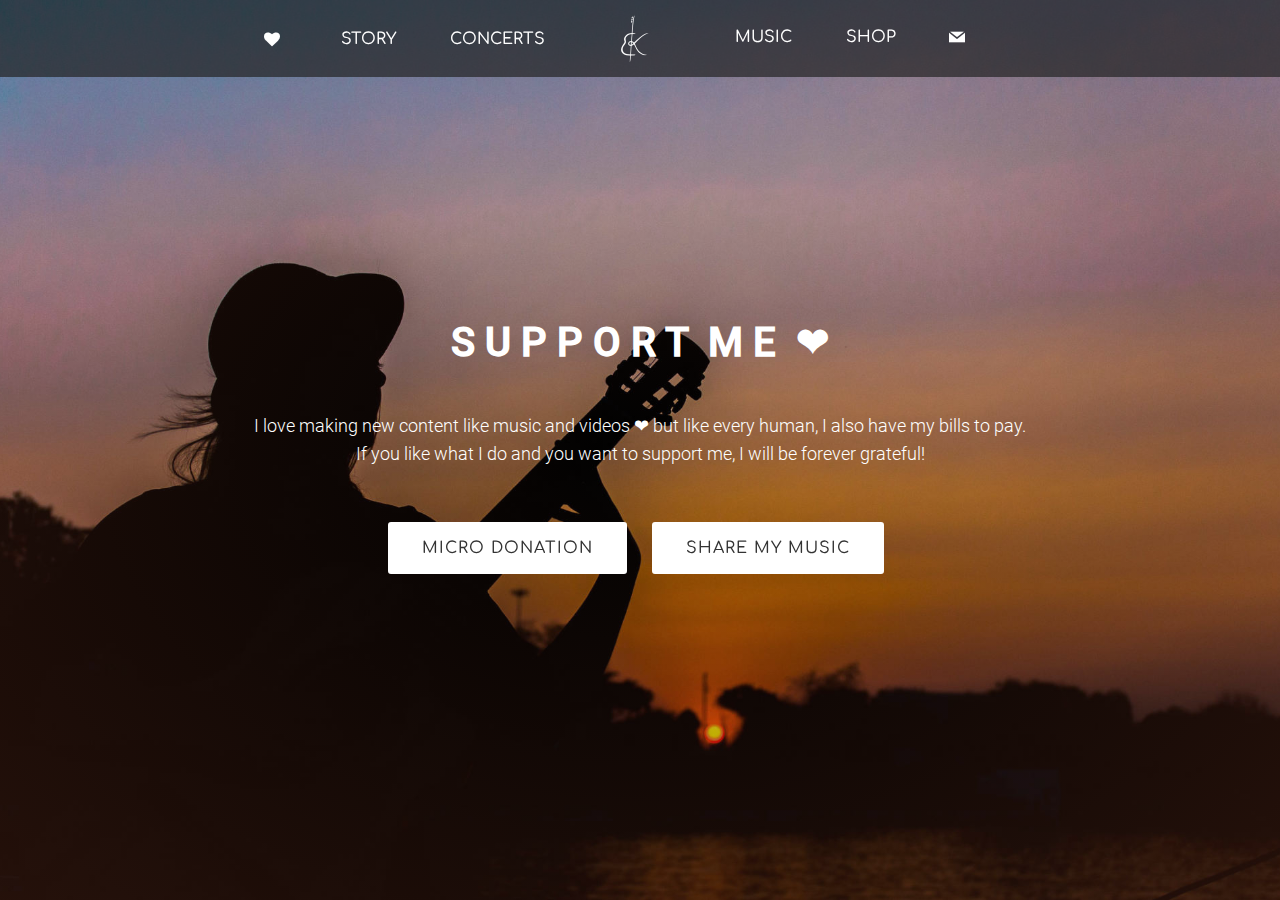
<file: support.html>
<!DOCTYPE html>
<html >
<head>
  <!-- Site made with Mobirise Website Builder v4.7.7, https://mobirise.com -->
  <meta charset="UTF-8">
  <meta http-equiv="X-UA-Compatible" content="IE=edge">
  <meta name="generator" content="Mobirise v4.7.7, mobirise.com">
  <meta name="viewport" content="width=device-width, initial-scale=1, minimum-scale=1">
  <link rel="shortcut icon" href="assets/images/logo-black-128x128.png" type="image/x-icon">
  <meta name="description" content="">
  <title>support</title>
  <link rel="stylesheet" href="assets/web/assets/mobirise-icons/mobirise-icons.css">
  <link rel="stylesheet" href="assets/font-awesome/css/font-awesome.css">
  <link rel="stylesheet" href="assets/bootstrap/css/bootstrap.min.css">
  <link rel="stylesheet" href="assets/bootstrap/css/bootstrap-grid.min.css">
  <link rel="stylesheet" href="assets/bootstrap/css/bootstrap-reboot.min.css">
  <link rel="stylesheet" href="assets/dropdown/css/style.css">
  <link rel="stylesheet" href="assets/socicon/css/styles.css">
  <link rel="stylesheet" href="assets/shopping-cart/minicart-theme.css">
  <link rel="stylesheet" href="assets/theme/css/style.css">
  <link href="assets/fonts/style.css" rel="stylesheet">
  <link rel="stylesheet" href="assets/mobirise/css/mbr-additional.css" type="text/css">
  
  
  
</head>
<body>
<script>var shopcartSettings = {"shopcart_top_offset":120,"side_offset":20,"site_width":1150,"shopcart_icon_color":"#FFFFFF","shopcart_back_color":"#000000","shopcart_icon_size":30,"sc_count_color":"#FFFFFF","sc_count_back_color":"#00a885","sc_count_size":12,"checkout_button":"Check out with"};</script>
  <section class="menu popup-btn-cards cid-r0HEDHb7Sw" once="menu" id="menu2-11">

    
    

    <nav class="navbar navbar-dropdown navbar-fixed-top navbar-expand-lg">
        <div class="mbr-overlay" style="opacity: 0.7;"></div>

      
      <div class="collapse navbar-collapse" id="navbarSupportedContent">
            
        <div class="left-menu">
          <ul class="navbar-nav nav-dropdown" data-app-modern-menu="true"><li class="nav-item"><a class="nav-link link text-white display-4" href="support.html#header3-1g"><span class="fa fa-heart mbr-iconfont mbr-iconfont-btn" style="font-size: 16px;"></span></a></li><li class="nav-item"><a class="nav-link link text-white display-4" href="index.html#features4-e">STORY</a></li><li class="nav-item"><a class="nav-link link text-white display-4" href="index.html#accordion1-o">
                      CONCERTS</a></li></ul>
        </div>

        <div class="brand-container">
          <div class="navbar-brand">
              <span class="navbar-logo">
                  <a href="#top">
                      <img src="assets/images/logo-white-122x122.png" alt="Mobirise" title="" style="height: 3.8rem;">
                  </a>
              </span>
              
          </div>
        </div>

        <div class="right-menu">
          <ul class="navbar-nav nav-dropdown" data-app-modern-menu="true"><li class="nav-item">
                <a class="nav-link link text-white display-4" href="index.html#gallery2-1b">
                    MUSIC</a>
            </li><li class="nav-item"><a class="nav-link link text-white display-4" href="shop.html#header4-1n">
                    SHOP</a></li><li class="nav-item"><a class="nav-link link text-white display-4" href="mailto:info@karlijnlangendijk.com"><span class="socicon socicon-mail mbr-iconfont mbr-iconfont-btn" style="font-size: 16px;"></span></a></li></ul>
        </div>
      </div>

          <button class="navbar-toggler" type="button" data-toggle="collapse" data-target="#navbarSupportedContent" aria-controls="navbarNavAltMarkup" aria-expanded="false" aria-label="Toggle navigation">
            <div class="hamburger">
                <span></span>
                <span></span>
                <span></span>
                <span></span>
            </div>
          </button>
    </nav>
</section>

<section class="header3 cid-r1c60fFUC8 mbr-fullscreen" id="header3-1g">

    

    <div class="mbr-overlay" style="opacity: 0.3;">
    </div>

    <div class="container align-left">
        <div class="row justify-content-center">
            <div class="media-container-column mbr-white col-md-10">
                <h1 class="mbr-section-title align-center mbr-bold pb-3 mbr-fonts-style display-2">S U P P O R T &nbsp;M E &nbsp;❤</h1>
                
                
                <p class="mbr-text align-center pb-3 mbr-fonts-style display-7">
                    <br>I love making new content like music and videos&nbsp;❤ but like every human, I also have my bills to pay.<br>If you like what I do and you want to support me, I will be forever grateful!</p>
                <div class="mbr-section-btn align-center pt-3"><a class="btn btn-md btn-white display-4" href="http://www.paypal.me/karlijnlangendijk" target="_blank">MICRO DONATION</a> <a class="btn btn-md btn-white display-4" href="https://song.link/album/i/1256077320" target="_blank">SHARE MY MUSIC</a></div>
            </div>
        </div>
    </div>
    
</section>


  <script src="assets/web/assets/jquery/jquery.min.js"></script>
  <script src="assets/popper/popper.min.js"></script>
  <script src="assets/bootstrap/js/bootstrap.min.js"></script>
  <script src="assets/smoothscroll/smooth-scroll.js"></script>
  <script src="assets/dropdown/js/script.min.js"></script>
  <script src="assets/touchswipe/jquery.touch-swipe.min.js"></script>
  <script src="assets/shopping-cart/minicart.js"></script>
  <script src="assets/shopping-cart/jquery.easing.min.js"></script>
  <script src="assets/shopping-cart/minicart-customizer.js"></script>
  <script src="assets/theme/js/script.js"></script>
  
  
</body>
</html>
</file>
<file: assets/web/assets/mobirise-icons/mobirise-icons.css>
@font-face {
  font-family: 'MobiriseIcons';
  src:  url('mobirise-icons.eot?spat4u');
  src:  url('mobirise-icons.eot?spat4u#iefix') format('embedded-opentype'),
    url('mobirise-icons.ttf?spat4u') format('truetype'),
    url('mobirise-icons.woff?spat4u') format('woff'),
    url('mobirise-icons.svg?spat4u#MobiriseIcons') format('svg');
  font-weight: normal;
  font-style: normal;
}

[class^="mbri-"], [class*=" mbri-"] {
  /* use !important to prevent issues with browser extensions that change fonts */
  font-family: MobiriseIcons !important;
  speak: none;
  font-style: normal;
  font-weight: normal;
  font-variant: normal;
  text-transform: none;
  line-height: 1;

  /* Better Font Rendering =========== */
  -webkit-font-smoothing: antialiased;
  -moz-osx-font-smoothing: grayscale;
}

.mbri-add-submenu:before {
  content: "\e900";
}
.mbri-alert:before {
  content: "\e901";
}
.mbri-align-center:before {
  content: "\e902";
}
.mbri-align-justify:before {
  content: "\e903";
}
.mbri-align-left:before {
  content: "\e904";
}
.mbri-align-right:before {
  content: "\e905";
}
.mbri-android:before {
  content: "\e906";
}
.mbri-apple:before {
  content: "\e907";
}
.mbri-arrow-down:before {
  content: "\e908";
}
.mbri-arrow-next:before {
  content: "\e909";
}
.mbri-arrow-prev:before {
  content: "\e90a";
}
.mbri-arrow-up:before {
  content: "\e90b";
}
.mbri-bold:before {
  content: "\e90c";
}
.mbri-bookmark:before {
  content: "\e90d";
}
.mbri-bootstrap:before {
  content: "\e90e";
}
.mbri-briefcase:before {
  content: "\e90f";
}
.mbri-browse:before {
  content: "\e910";
}
.mbri-bulleted-list:before {
  content: "\e911";
}
.mbri-calendar:before {
  content: "\e912";
}
.mbri-camera:before {
  content: "\e913";
}
.mbri-cart-add:before {
  content: "\e914";
}
.mbri-cart-full:before {
  content: "\e915";
}
.mbri-cash:before {
  content: "\e916";
}
.mbri-change-style:before {
  content: "\e917";
}
.mbri-chat:before {
  content: "\e918";
}
.mbri-clock:before {
  content: "\e919";
}
.mbri-close:before {
  content: "\e91a";
}
.mbri-cloud:before {
  content: "\e91b";
}
.mbri-code:before {
  content: "\e91c";
}
.mbri-contact-form:before {
  content: "\e91d";
}
.mbri-credit-card:before {
  content: "\e91e";
}
.mbri-cursor-click:before {
  content: "\e91f";
}
.mbri-cust-feedback:before {
  content: "\e920";
}
.mbri-database:before {
  content: "\e921";
}
.mbri-delivery:before {
  content: "\e922";
}
.mbri-desktop:before {
  content: "\e923";
}
.mbri-devices:before {
  content: "\e924";
}
.mbri-down:before {
  content: "\e925";
}
.mbri-download:before {
  content: "\e989";
}
.mbri-drag-n-drop:before {
  content: "\e927";
}
.mbri-drag-n-drop2:before {
  content: "\e928";
}
.mbri-edit:before {
  content: "\e929";
}
.mbri-edit2:before {
  content: "\e92a";
}
.mbri-error:before {
  content: "\e92b";
}
.mbri-extension:before {
  content: "\e92c";
}
.mbri-features:before {
  content: "\e92d";
}
.mbri-file:before {
  content: "\e92e";
}
.mbri-flag:before {
  content: "\e92f";
}
.mbri-folder:before {
  content: "\e930";
}
.mbri-gift:before {
  content: "\e931";
}
.mbri-github:before {
  content: "\e932";
}
.mbri-globe:before {
  content: "\e933";
}
.mbri-globe-2:before {
  content: "\e934";
}
.mbri-growing-chart:before {
  content: "\e935";
}
.mbri-hearth:before {
  content: "\e936";
}
.mbri-help:before {
  content: "\e937";
}
.mbri-home:before {
  content: "\e938";
}
.mbri-hot-cup:before {
  content: "\e939";
}
.mbri-idea:before {
  content: "\e93a";
}
.mbri-image-gallery:before {
  content: "\e93b";
}
.mbri-image-slider:before {
  content: "\e93c";
}
.mbri-info:before {
  content: "\e93d";
}
.mbri-italic:before {
  content: "\e93e";
}
.mbri-key:before {
  content: "\e93f";
}
.mbri-laptop:before {
  content: "\e940";
}
.mbri-layers:before {
  content: "\e941";
}
.mbri-left-right:before {
  content: "\e942";
}
.mbri-left:before {
  content: "\e943";
}
.mbri-letter:before {
  content: "\e944";
}
.mbri-like:before {
  content: "\e945";
}
.mbri-link:before {
  content: "\e946";
}
.mbri-lock:before {
  content: "\e947";
}
.mbri-login:before {
  content: "\e948";
}
.mbri-logout:before {
  content: "\e949";
}
.mbri-magic-stick:before {
  content: "\e94a";
}
.mbri-map-pin:before {
  content: "\e94b";
}
.mbri-menu:before {
  content: "\e94c";
}
.mbri-mobile:before {
  content: "\e94d";
}
.mbri-mobile2:before {
  content: "\e94e";
}
.mbri-mobirise:before {
  content: "\e94f";
}
.mbri-more-horizontal:before {
  content: "\e950";
}
.mbri-more-vertical:before {
  content: "\e951";
}
.mbri-music:before {
  content: "\e952";
}
.mbri-new-file:before {
  content: "\e953";
}
.mbri-numbered-list:before {
  content: "\e954";
}
.mbri-opened-folder:before {
  content: "\e955";
}
.mbri-pages:before {
  content: "\e956";
}
.mbri-paper-plane:before {
  content: "\e957";
}
.mbri-paperclip:before {
  content: "\e958";
}
.mbri-photo:before {
  content: "\e959";
}
.mbri-photos:before {
  content: "\e95a";
}
.mbri-pin:before {
  content: "\e95b";
}
.mbri-play:before {
  content: "\e95c";
}
.mbri-plus:before {
  content: "\e95d";
}
.mbri-preview:before {
  content: "\e95e";
}
.mbri-print:before {
  content: "\e95f";
}
.mbri-protect:before {
  content: "\e960";
}
.mbri-question:before {
  content: "\e961";
}
.mbri-quote-left:before {
  content: "\e962";
}
.mbri-quote-right:before {
  content: "\e963";
}
.mbri-refresh:before {
  content: "\e964";
}
.mbri-responsive:before {
  content: "\e965";
}
.mbri-right:before {
  content: "\e966";
}
.mbri-rocket:before {
  content: "\e967";
}
.mbri-sad-face:before {
  content: "\e968";
}
.mbri-sale:before {
  content: "\e969";
}
.mbri-save:before {
  content: "\e96a";
}
.mbri-search:before {
  content: "\e96b";
}
.mbri-setting:before {
  content: "\e96c";
}
.mbri-setting2:before {
  content: "\e96d";
}
.mbri-setting3:before {
  content: "\e96e";
}
.mbri-share:before {
  content: "\e96f";
}
.mbri-shopping-bag:before {
  content: "\e970";
}
.mbri-shopping-basket:before {
  content: "\e971";
}
.mbri-shopping-cart:before {
  content: "\e972";
}
.mbri-sites:before {
  content: "\e973";
}
.mbri-smile-face:before {
  content: "\e974";
}
.mbri-speed:before {
  content: "\e975";
}
.mbri-star:before {
  content: "\e976";
}
.mbri-success:before {
  content: "\e977";
}
.mbri-sun:before {
  content: "\e978";
}
.mbri-sun2:before {
  content: "\e979";
}
.mbri-tablet:before {
  content: "\e97a";
}
.mbri-tablet-vertical:before {
  content: "\e97b";
}
.mbri-target:before {
  content: "\e97c";
}
.mbri-timer:before {
  content: "\e97d";
}
.mbri-to-ftp:before {
  content: "\e97e";
}
.mbri-to-local-drive:before {
  content: "\e97f";
}
.mbri-touch-swipe:before {
  content: "\e980";
}
.mbri-touch:before {
  content: "\e981";
}
.mbri-trash:before {
  content: "\e982";
}
.mbri-underline:before {
  content: "\e983";
}
.mbri-unlink:before {
  content: "\e984";
}
.mbri-unlock:before {
  content: "\e985";
}
.mbri-up-down:before {
  content: "\e986";
}
.mbri-up:before {
  content: "\e987";
}
.mbri-update:before {
  content: "\e988";
}
.mbri-upload:before {
 content: "\e926"; 
}
.mbri-user:before {
  content: "\e98a";
}
.mbri-user2:before {
  content: "\e98b";
}
.mbri-users:before {
  content: "\e98c";
}
.mbri-video:before {
  content: "\e98d";
}
.mbri-video-play:before {
  content: "\e98e";
}
.mbri-watch:before {
  content: "\e98f";
}
.mbri-website-theme:before {
  content: "\e990";
}
.mbri-wifi:before {
  content: "\e991";
}
.mbri-windows:before {
  content: "\e992";
}
.mbri-zoom-out:before {
  content: "\e993";
}
.mbri-redo:before {
  content: "\e994";
}
.mbri-undo:before {
  content: "\e995";
}
</file>
<file: assets/dropdown/css/style.css>
.navbar-dropdown {
  left: 0;
  padding: 0;
  position: absolute;
  right: 0;
  top: 0;
  transition: all 0.45s ease;
  z-index: 1030;
  background: #282828; }
  .navbar-dropdown .navbar-logo {
    margin-right: 0.8rem;
    transition: margin 0.3s ease-in-out;
    vertical-align: middle; }
    .navbar-dropdown .navbar-logo img {
      height: 3.125rem;
      transition: all 0.3s ease-in-out; }
    .navbar-dropdown .navbar-logo.mbr-iconfont {
      font-size: 3.125rem;
      line-height: 3.125rem; }
  .navbar-dropdown .navbar-caption {
    font-weight: 700;
    white-space: normal;
    vertical-align: -4px;
    line-height: 3.125rem !important; }
    .navbar-dropdown .navbar-caption, .navbar-dropdown .navbar-caption:hover {
      color: inherit;
      text-decoration: none; }
  .navbar-dropdown .mbr-iconfont + .navbar-caption {
    vertical-align: -1px; }
  .navbar-dropdown.navbar-fixed-top {
    position: fixed; }
  .navbar-dropdown .navbar-brand span {
    vertical-align: -4px; }
  .navbar-dropdown.bg-color.transparent {
    background: none; }
  .navbar-dropdown.navbar-short .navbar-brand {
    padding: 0.625rem 0; }
    .navbar-dropdown.navbar-short .navbar-brand span {
      vertical-align: -1px; }
  .navbar-dropdown.navbar-short .navbar-caption {
    line-height: 2.375rem !important;
    vertical-align: -2px; }
  .navbar-dropdown.navbar-short .navbar-logo {
    margin-right: 0.5rem; }
    .navbar-dropdown.navbar-short .navbar-logo img {
      height: 2.375rem; }
    .navbar-dropdown.navbar-short .navbar-logo.mbr-iconfont {
      font-size: 2.375rem;
      line-height: 2.375rem; }
  .navbar-dropdown.navbar-short .mbr-table-cell {
    height: 3.625rem; }
  .navbar-dropdown .navbar-close {
    left: 0.6875rem;
    position: fixed;
    top: 0.75rem;
    z-index: 1000; }
  .navbar-dropdown .hamburger-icon {
    content: "";
    display: inline-block;
    vertical-align: middle;
    width: 16px;
    -webkit-box-shadow: 0 -6px 0 1px #282828,0 0 0 1px #282828,0 6px 0 1px #282828;
    -moz-box-shadow: 0 -6px 0 1px #282828,0 0 0 1px #282828,0 6px 0 1px #282828;
    box-shadow: 0 -6px 0 1px #282828,0 0 0 1px #282828,0 6px 0 1px #282828; }

.dropdown-menu .dropdown-toggle[data-toggle="dropdown-submenu"]::after {
  border-bottom: 0.35em solid transparent;
  border-left: 0.35em solid;
  border-right: 0;
  border-top: 0.35em solid transparent;
  margin-left: 0.3rem; }

.dropdown-menu .dropdown-item:focus {
  outline: 0; }

.nav-dropdown {
  font-size: 0.75rem;
  font-weight: 500;
  height: auto !important; }
  .nav-dropdown .nav-btn {
    padding-left: 1rem; }
  .nav-dropdown .link {
    margin: .667em 1.667em;
    font-weight: 500;
    padding: 0;
    transition: color .2s ease-in-out; }
    .nav-dropdown .link.dropdown-toggle {
      margin-right: 2.583em; }
      .nav-dropdown .link.dropdown-toggle::after {
        margin-left: .25rem;
        border-top: 0.35em solid;
        border-right: 0.35em solid transparent;
        border-left: 0.35em solid transparent;
        border-bottom: 0; }
      .nav-dropdown .link.dropdown-toggle[aria-expanded="true"] {
        margin: 0;
        padding: 0.667em 3.263em  0.667em 1.667em; }
  .nav-dropdown .link::after,
  .nav-dropdown .dropdown-item::after {
    color: inherit; }
  .nav-dropdown .btn {
    font-size: 0.75rem;
    font-weight: 700;
    letter-spacing: 0;
    margin-bottom: 0;
    padding-left: 1.25rem;
    padding-right: 1.25rem; }
  .nav-dropdown .dropdown-menu {
    border-radius: 0;
    border: 0;
    left: 0;
    margin: 0;
    padding-bottom: 1.25rem;
    padding-top: 1.25rem;
    position: relative; }
  .nav-dropdown .dropdown-submenu {
    margin-left: 0.125rem;
    top: 0; }
  .nav-dropdown .dropdown-item {
    font-size: 0.8125rem;
    font-weight: 500;
    line-height: 2;
    padding: 0.3846em 4.615em 0.3846em 1.5385em;
    position: relative;
    transition: color .2s ease-in-out, background-color .2s ease-in-out; }
    .nav-dropdown .dropdown-item::after {
      margin-top: -0.3077em;
      position: absolute;
      right: 1.1538em;
      top: 50%; }
    .nav-dropdown .dropdown-item:focus, .nav-dropdown .dropdown-item:hover {
      background: none; }

@media (max-width: 767px) {
  .nav-dropdown.navbar-toggleable-sm {
    bottom: 0;
    display: none;
    left: 0;
    overflow-x: hidden;
    position: fixed;
    top: 0;
    transform: translateX(-100%);
    -ms-transform: translateX(-100%);
    -webkit-transform: translateX(-100%);
    width: 18.75rem;
    z-index: 999; } }
.nav-dropdown.navbar-toggleable-xl {
  bottom: 0;
  display: none;
  left: 0;
  overflow-x: hidden;
  position: fixed;
  top: 0;
  transform: translateX(-100%);
  -ms-transform: translateX(-100%);
  -webkit-transform: translateX(-100%);
  width: 18.75rem;
  z-index: 999; }

.nav-dropdown-sm {
  display: block !important;
  overflow-x: hidden;
  overflow: auto;
  padding-top: 3.875rem; }
  .nav-dropdown-sm::after {
    content: "";
    display: block;
    height: 3rem;
    width: 100%; }
  .nav-dropdown-sm.collapse.in ~ .navbar-close {
    display: block !important; }
  .nav-dropdown-sm.collapsing, .nav-dropdown-sm.collapse.in {
    transform: translateX(0);
    -ms-transform: translateX(0);
    -webkit-transform: translateX(0);
    transition: all 0.25s ease-out;
    -webkit-transition: all 0.25s ease-out;
    background: #282828; }
  .nav-dropdown-sm.collapsing[aria-expanded="false"] {
    transform: translateX(-100%);
    -ms-transform: translateX(-100%);
    -webkit-transform: translateX(-100%); }
  .nav-dropdown-sm .nav-item {
    display: block;
    margin-left: 0 !important;
    padding-left: 0; }
  .nav-dropdown-sm .link,
  .nav-dropdown-sm .dropdown-item {
    border-top: 1px dotted rgba(255, 255, 255, 0.1);
    font-size: 0.8125rem;
    line-height: 1.6;
    margin: 0 !important;
    padding: 0.875rem 2.4rem 0.875rem 1.5625rem !important;
    position: relative;
    white-space: normal; }
    .nav-dropdown-sm .link:focus, .nav-dropdown-sm .link:hover,
    .nav-dropdown-sm .dropdown-item:focus,
    .nav-dropdown-sm .dropdown-item:hover {
      background: rgba(0, 0, 0, 0.2) !important;
      color: #c0a375; }
  .nav-dropdown-sm .nav-btn {
    position: relative;
    padding: 1.5625rem 1.5625rem 0 1.5625rem; }
    .nav-dropdown-sm .nav-btn::before {
      border-top: 1px dotted rgba(255, 255, 255, 0.1);
      content: "";
      left: 0;
      position: absolute;
      top: 0;
      width: 100%; }
    .nav-dropdown-sm .nav-btn + .nav-btn {
      padding-top: 0.625rem; }
      .nav-dropdown-sm .nav-btn + .nav-btn::before {
        display: none; }
  .nav-dropdown-sm .btn {
    padding: 0.625rem 0; }
  .nav-dropdown-sm .dropdown-toggle[data-toggle="dropdown-submenu"]::after {
    margin-left: .25rem;
    border-top: 0.35em solid;
    border-right: 0.35em solid transparent;
    border-left: 0.35em solid transparent;
    border-bottom: 0; }
  .nav-dropdown-sm .dropdown-toggle[data-toggle="dropdown-submenu"][aria-expanded="true"]::after {
    border-top: 0;
    border-right: 0.35em solid transparent;
    border-left: 0.35em solid transparent;
    border-bottom: 0.35em solid; }
  .nav-dropdown-sm .dropdown-menu {
    margin: 0;
    padding: 0;
    position: relative;
    top: 0;
    left: 0;
    width: 100%;
    border: 0;
    float: none;
    border-radius: 0;
    background: none; }
  .nav-dropdown-sm .dropdown-submenu {
    left: 100%;
    margin-left: 0.125rem;
    margin-top: -1.25rem;
    top: 0; }

.navbar-toggleable-sm .nav-dropdown .dropdown-menu {
  position: absolute; }

.navbar-toggleable-sm .nav-dropdown .dropdown-submenu {
  left: 100%;
  margin-left: 0.125rem;
  margin-top: -1.25rem;
  top: 0; }

.navbar-toggleable-sm.opened .nav-dropdown .dropdown-menu {
  position: relative; }

.navbar-toggleable-sm.opened .nav-dropdown .dropdown-submenu {
  left: 0;
  margin-left: 00rem;
  margin-top: 0rem;
  top: 0; }

.is-builder .nav-dropdown.collapsing {
  transition: none !important; }

/*# sourceMappingURL=style.css.map */
</file>
<file: assets/socicon/css/styles.css>
@charset "UTF-8";

@font-face {
  font-family: "socicon";
  src:url("../fonts/socicon.eot");
  src:url("../fonts/socicon.eot?#iefix") format("embedded-opentype"),
    url("../fonts/socicon.woff") format("woff"),
    url("../fonts/socicon.ttf") format("truetype"),
    url("../fonts/socicon.svg#socicon") format("svg");
  font-weight: normal;
  font-style: normal;

}

[data-icon]:before {
  font-family: "socicon" !important;
  content: attr(data-icon);
  font-style: normal !important;
  font-weight: normal !important;
  font-variant: normal !important;
  text-transform: none !important;
  speak: none;
  line-height: 1;
  -webkit-font-smoothing: antialiased;
  -moz-osx-font-smoothing: grayscale;
}

[class^="socicon-"]:before,
[class*=" socicon-"]:before {
  font-family: "socicon" !important;
  font-style: normal !important;
  font-weight: normal !important;
  font-variant: normal !important;
  text-transform: none !important;
  speak: none;
  line-height: 1;
  -webkit-font-smoothing: antialiased;
  -moz-osx-font-smoothing: grayscale;
}

.socicon-modelmayhem:before {
  content: "\e000";
}
.socicon-mixcloud:before {
  content: "\e001";
}
.socicon-drupal:before {
  content: "\e002";
}
.socicon-swarm:before {
  content: "\e003";
}
.socicon-istock:before {
  content: "\e004";
}
.socicon-yammer:before {
  content: "\e005";
}
.socicon-ello:before {
  content: "\e006";
}
.socicon-stackoverflow:before {
  content: "\e007";
}
.socicon-persona:before {
  content: "\e008";
}
.socicon-triplej:before {
  content: "\e009";
}
.socicon-houzz:before {
  content: "\e00a";
}
.socicon-rss:before {
  content: "\e00b";
}
.socicon-paypal:before {
  content: "\e00c";
}
.socicon-odnoklassniki:before {
  content: "\e00d";
}
.socicon-airbnb:before {
  content: "\e00e";
}
.socicon-periscope:before {
  content: "\e00f";
}
.socicon-outlook:before {
  content: "\e010";
}
.socicon-coderwall:before {
  content: "\e011";
}
.socicon-tripadvisor:before {
  content: "\e012";
}
.socicon-appnet:before {
  content: "\e013";
}
.socicon-goodreads:before {
  content: "\e014";
}
.socicon-tripit:before {
  content: "\e015";
}
.socicon-lanyrd:before {
  content: "\e016";
}
.socicon-slideshare:before {
  content: "\e017";
}
.socicon-buffer:before {
  content: "\e018";
}
.socicon-disqus:before {
  content: "\e019";
}
.socicon-vkontakte:before {
  content: "\e01a";
}
.socicon-whatsapp:before {
  content: "\e01b";
}
.socicon-patreon:before {
  content: "\e01c";
}
.socicon-storehouse:before {
  content: "\e01d";
}
.socicon-pocket:before {
  content: "\e01e";
}
.socicon-mail:before {
  content: "\e01f";
}
.socicon-blogger:before {
  content: "\e020";
}
.socicon-technorati:before {
  content: "\e021";
}
.socicon-reddit:before {
  content: "\e022";
}
.socicon-dribbble:before {
  content: "\e023";
}
.socicon-stumbleupon:before {
  content: "\e024";
}
.socicon-digg:before {
  content: "\e025";
}
.socicon-envato:before {
  content: "\e026";
}
.socicon-behance:before {
  content: "\e027";
}
.socicon-delicious:before {
  content: "\e028";
}
.socicon-deviantart:before {
  content: "\e029";
}
.socicon-forrst:before {
  content: "\e02a";
}
.socicon-play:before {
  content: "\e02b";
}
.socicon-zerply:before {
  content: "\e02c";
}
.socicon-wikipedia:before {
  content: "\e02d";
}
.socicon-apple:before {
  content: "\e02e";
}
.socicon-flattr:before {
  content: "\e02f";
}
.socicon-github:before {
  content: "\e030";
}
.socicon-renren:before {
  content: "\e031";
}
.socicon-friendfeed:before {
  content: "\e032";
}
.socicon-newsvine:before {
  content: "\e033";
}
.socicon-identica:before {
  content: "\e034";
}
.socicon-bebo:before {
  content: "\e035";
}
.socicon-zynga:before {
  content: "\e036";
}
.socicon-steam:before {
  content: "\e037";
}
.socicon-xbox:before {
  content: "\e038";
}
.socicon-windows:before {
  content: "\e039";
}
.socicon-qq:before {
  content: "\e03a";
}
.socicon-douban:before {
  content: "\e03b";
}
.socicon-meetup:before {
  content: "\e03c";
}
.socicon-playstation:before {
  content: "\e03d";
}
.socicon-android:before {
  content: "\e03e";
}
.socicon-snapchat:before {
  content: "\e03f";
}
.socicon-twitter:before {
  content: "\e040";
}
.socicon-facebook:before {
  content: "\e041";
}
.socicon-googleplus:before {
  content: "\e042";
}
.socicon-pinterest:before {
  content: "\e043";
}
.socicon-foursquare:before {
  content: "\e044";
}
.socicon-yahoo:before {
  content: "\e045";
}
.socicon-skype:before {
  content: "\e046";
}
.socicon-yelp:before {
  content: "\e047";
}
.socicon-feedburner:before {
  content: "\e048";
}
.socicon-linkedin:before {
  content: "\e049";
}
.socicon-viadeo:before {
  content: "\e04a";
}
.socicon-xing:before {
  content: "\e04b";
}
.socicon-myspace:before {
  content: "\e04c";
}
.socicon-soundcloud:before {
  content: "\e04d";
}
.socicon-spotify:before {
  content: "\e04e";
}
.socicon-grooveshark:before {
  content: "\e04f";
}
.socicon-lastfm:before {
  content: "\e050";
}
.socicon-youtube:before {
  content: "\e051";
}
.socicon-vimeo:before {
  content: "\e052";
}
.socicon-dailymotion:before {
  content: "\e053";
}
.socicon-vine:before {
  content: "\e054";
}
.socicon-flickr:before {
  content: "\e055";
}
.socicon-500px:before {
  content: "\e056";
}
.socicon-wordpress:before {
  content: "\e058";
}
.socicon-tumblr:before {
  content: "\e059";
}
.socicon-twitch:before {
  content: "\e05a";
}
.socicon-8tracks:before {
  content: "\e05b";
}
.socicon-amazon:before {
  content: "\e05c";
}
.socicon-icq:before {
  content: "\e05d";
}
.socicon-smugmug:before {
  content: "\e05e";
}
.socicon-ravelry:before {
  content: "\e05f";
}
.socicon-weibo:before {
  content: "\e060";
}
.socicon-baidu:before {
  content: "\e061";
}
.socicon-angellist:before {
  content: "\e062";
}
.socicon-ebay:before {
  content: "\e063";
}
.socicon-imdb:before {
  content: "\e064";
}
.socicon-stayfriends:before {
  content: "\e065";
}
.socicon-residentadvisor:before {
  content: "\e066";
}
.socicon-google:before {
  content: "\e067";
}
.socicon-yandex:before {
  content: "\e068";
}
.socicon-sharethis:before {
  content: "\e069";
}
.socicon-bandcamp:before {
  content: "\e06a";
}
.socicon-itunes:before {
  content: "\e06b";
}
.socicon-deezer:before {
  content: "\e06c";
}
.socicon-telegram:before {
  content: "\e06e";
}
.socicon-openid:before {
  content: "\e06f";
}
.socicon-amplement:before {
  content: "\e070";
}
.socicon-viber:before {
  content: "\e071";
}
.socicon-zomato:before {
  content: "\e072";
}
.socicon-draugiem:before {
  content: "\e074";
}
.socicon-endomodo:before {
  content: "\e075";
}
.socicon-filmweb:before {
  content: "\e076";
}
.socicon-stackexchange:before {
  content: "\e077";
}
.socicon-wykop:before {
  content: "\e078";
}
.socicon-teamspeak:before {
  content: "\e079";
}
.socicon-teamviewer:before {
  content: "\e07a";
}
.socicon-ventrilo:before {
  content: "\e07b";
}
.socicon-younow:before {
  content: "\e07c";
}
.socicon-raidcall:before {
  content: "\e07d";
}
.socicon-mumble:before {
  content: "\e07e";
}
.socicon-medium:before {
  content: "\e06d";
}
.socicon-bebee:before {
  content: "\e07f";
}
.socicon-hitbox:before {
  content: "\e080";
}
.socicon-reverbnation:before {
  content: "\e081";
}
.socicon-formulr:before {
  content: "\e082";
}
.socicon-instagram:before {
  content: "\e057";
}
.socicon-battlenet:before {
  content: "\e083";
}
.socicon-chrome:before {
  content: "\e084";
}
.socicon-discord:before {
  content: "\e086";
}
.socicon-issuu:before {
  content: "\e087";
}
.socicon-macos:before {
  content: "\e088";
}
.socicon-firefox:before {
  content: "\e089";
}
.socicon-opera:before {
  content: "\e08d";
}
.socicon-keybase:before {
  content: "\e090";
}
.socicon-alliance:before {
  content: "\e091";
}
.socicon-livejournal:before {
  content: "\e092";
}
.socicon-googlephotos:before {
  content: "\e093";
}
.socicon-horde:before {
  content: "\e094";
}
.socicon-etsy:before {
  content: "\e095";
}
.socicon-zapier:before {
  content: "\e096";
}
.socicon-google-scholar:before {
  content: "\e097";
}
.socicon-researchgate:before {
  content: "\e098";
}
.socicon-wechat:before {
  content: "\e099";
}
.socicon-strava:before {
  content: "\e09a";
}
.socicon-line:before {
  content: "\e09b";
}
.socicon-lyft:before {
  content: "\e09c";
}
.socicon-uber:before {
  content: "\e09d";
}
.socicon-songkick:before {
  content: "\e09e";
}
.socicon-viewbug:before {
  content: "\e09f";
}
.socicon-googlegroups:before {
  content: "\e0a0";
}
.socicon-quora:before {
  content: "\e073";
}
.socicon-diablo:before {
  content: "\e085";
}
.socicon-blizzard:before {
  content: "\e0a1";
}
.socicon-hearthstone:before {
  content: "\e08b";
}
.socicon-heroes:before {
  content: "\e08a";
}
.socicon-overwatch:before {
  content: "\e08c";
}
.socicon-warcraft:before {
  content: "\e08e";
}
.socicon-starcraft:before {
  content: "\e08f";
}
.socicon-beam:before {
  content: "\e0a2";
}
.socicon-curse:before {
  content: "\e0a3";
}
.socicon-player:before {
  content: "\e0a4";
}
.socicon-streamjar:before {
  content: "\e0a5";
}
.socicon-nintendo:before {
  content: "\e0a6";
}
.socicon-hellocoton:before {
  content: "\e0a7";
}
</file>
<file: assets/shopping-cart/minicart-theme.css>
@font-face {
   font-family: 'ShoppingCart';
    src:  url('shoppingcart.eot');
    src:  url('shoppingcart.eot#iefix') format('embedded-opentype'),
          url('shoppingcart.ttf') format('truetype'),
          url('shoppingcart.woff') format('woff'),
          url('shoppingcart.svg#icomoon') format('svg');
    font-weight: normal;
    font-style: normal;
}
/* 
  font was generated with iconmoon
*/

.shoppingcart-icons.icon-local_grocery_store:before {
    content: "\e1df";
}
.shoppingcart-icons.icon-card_giftcard:before {
    content: "\e308";
}

#PPMiniCart {
  z-index: 3000; }

#PPMiniCart .minicart-subtotal{
      right: 10px;
      left: auto !important;
}
.shoppingcart-icons {
  font-family: 'ShoppingCart';
  font-weight: normal;
  font-style: normal;
  font-size: 24px;
  line-height: 1;
  letter-spacing: normal;
  text-transform: none;
  display: inline-block;
  white-space: nowrap;
  word-wrap: normal;
  direction: ltr;
  -webkit-font-feature-settings: 'liga';
  -webkit-font-smoothing: antialiased; }

#mc-shopcart {
  position: fixed;
  z-index: 105;
  display: block;
  font-size: 50px;
  padding: 10px;
  color: black;
  border-radius: 50%;
  background-color: rgba(250, 250, 250, 0.95); }
  #mc-shopcart span#mc-shopcart-qty {
    font: 300 12px sans-serif;
    position: absolute;
    top: 2px;
    right: -5px;
    padding: 3px 7px;
    white-space: nowrap;
    color: #fff;
    border-radius: 10px;
    background-color: #05a; }
    #mc-shopcart span#mc-shopcart-qty:empty {
      display: none; }

#giftcard-to-shopcart {
  border-radius: 50%;
  padding: 3px;
  position: absolute;
  z-index: 1000; }
#mc-shopcart {
  cursor: pointer;
}
</file>
<file: assets/style.css>
.mbr-instagram-feed {
  position: relative; }

.inst {
  width: 100%;
  margin: 0 auto;
  position: relative; }
  @media (max-width: 768px) {
    .inst {
      width: 100%; } }
  .inst__login-block p {
    text-align: center; }
  .inst__title {
    padding-bottom: 1rem;
    margin-bottom: 1.5rem;
    line-height: 1.3; }
  .inst__content {
    margin-bottom: 10px; }
  .inst__more {
    margin-top: 20px; }
  .inst__login-button {
    transition: all .2s linear;
    padding: 0 10px 0 80px;
    display: block;
    position: relative;
    text-decoration: none;
    color: white;
    background: #cc0055;
    font-size: 18px;
    line-height: 60px;
    height: 60px;
    border-radius: 2px;
    width: 400px;
    margin: 0 auto; }
    .inst__login-button:hover, .inst__login-button:focus {
      background: #990040;
      text-decoration: none;
      color: white; }
    .inst__login-button:before {
      content: "\f16d";
      display: block;
      position: absolute;
      font-family: "FontAwesome";
      width: 60px;
      height: 60px;
      line-height: 60px;
      top: 0;
      left: 0;
      text-align: center;
      background: rgba(0, 0, 0, 0.1);
      border-radius: 2px 0 0 2px; }
  .inst__loader-wrapper {
    position: absolute;
    width: 100%;
    height: 100%;
    background: white;
    opacity: 0.8;
    top: 0;
    left: 0; }
  .inst__loader {
    width: 100px;
    height: 100px;
    border-radius: 100%;
    position: relative;
    margin: 0 auto;
    top: 50%;
    transform: translateY(-50%); }
    .inst__loader span {
      display: inline-block;
      width: 20px;
      height: 20px;
      border-radius: 100%;
      background-color: #ff4488;
      margin: 35px 5px;
      opacity: 0; }
      .inst__loader span:nth-child(1) {
        animation: opacitychange 1s ease-in-out infinite; }
      .inst__loader span:nth-child(2) {
        animation: opacitychange 1s ease-in-out 0.33s infinite; }
      .inst__loader span:nth-child(3) {
        animation: opacitychange 1s ease-in-out 0.66s infinite; }

@keyframes opacitychange {
  0%, 100% {
    opacity: 0; }
  60% {
    opacity: 1; } }
  .inst__account {
    margin-bottom: 20px; }
  .inst__avatar {
    float: left;
    margin-right: -50px;
    height: 50px; }
    .inst__avatar img {
      height: 100%;
      border-radius: 50%;
      border: 1px solid rgba(0, 0, 0, 0.0975); }
  .inst__link {
    float: right;
    padding: 12px 10px 10px 0;
    padding-left: 60px;
    width: 100%;
    overflow-x: hidden; }
    .inst__link a {
      text-decoration: none;
      height: 50px;
      line-height: 16px; }
  .inst__images .slick-frame {
    visibility: hidden; }
  .inst__images .slick-frame.slick-initialized {
    visibility: visible; }
  .inst__images .slick-arrow {
    text-indent: -9999px;
    position: absolute;
    width: 50px;
    height: 50px;
    line-height: 50px;
    margin: 0;
    padding: 0;
    outline: none !important;
    top: 50%;
    transform: translateY(-50%);
    z-index: 10;
    cursor: pointer;
    border: none;
    background: transparent; }
    .inst__images .slick-arrow:before {
      transition: all .2s linear;
      display: block;
      position: absolute;
      top: 0;
      left: 0;
      width: 100%;
      height: 100%;
      font-family: "MobiriseIcons" !important;
      text-indent: 0;
      color: white;
      font-size: 1.5rem;
      cursor: pointer;
      border: 2px solid #fff;
      border-radius: 50%;
      opacity: 0;
      background: rgba(0, 0, 0, 0.5); }
    .inst__images .slick-arrow:hover:before {
      opacity: 1 !important;
      background: #1b1b1b !important; }
    .inst__images .slick-arrow.slick-prev {
      left: 15px; }
      .inst__images .slick-arrow.slick-prev:before {
        content: "\e943"; }
    .inst__images .slick-arrow.slick-next {
      right: 15px; }
      .inst__images .slick-arrow.slick-next:before {
        content: "\e966"; }
  .inst__images:hover .slick-arrow:before {
    opacity: .5; }
  .inst__error {
    padding: 10px;
    background: pink;
    border: 1px solid deeppink;
    color: red;
    border-radius: 3px; }

.inst-card {
  position: relative; }
  .inst-card:hover .inst-card__info {
    opacity: 1; }
  .inst-card__link {
    display: block;
    background-size: cover;
    background-position: center;
    width: 100%;
    height: 100%; }
  .inst-card__info {
    transition: opacity .2s linear;
    opacity: 0;
    display: block;
    position: relative;
    top: -100%;
    left: 0;
    width: 100%;
    height: 100%;
    background: rgba(0, 0, 0, 0.8); }
  .inst-card__info-inner {
    width: 100%;
    display: block;
    margin: 0;
    padding: 0;
    position: absolute;
    top: 50%;
    transform: translateY(-50%);
    text-align: center;
    color: white;
    font-size: 16px; }
  .inst-card__likes span {
    font-size: 20px;
    color: lightcoral; }
  .inst-card__comments span {
    font-size: 20px;
    color: lightskyblue; }
</file>
<file: assets/theme/css/style.css>
.engine {
	position: absolute;
	text-indent: -2400px;
	text-align: center;
	padding: 0;
	top: 0;
	left: -2400px;
}/*!
 * Mobirise v4 theme (https://mobirise.com/)
 * Copyright 2017 Mobirise
 */
section {
  background-color: #eeeeee; }

section,
.container,
.container-fluid {
  position: relative;
  word-wrap: break-word; }

a.mbr-iconfont:hover {
  text-decoration: none; }

.article .lead p, .article .lead ul, .article .lead ol, .article .lead pre, .article .lead blockquote {
  margin-bottom: 0; }

a {
  font-style: normal;
  font-weight: 400;
  cursor: pointer; }
  a, a:hover {
    text-decoration: none; }

figure {
  margin-bottom: 0; }

body {
  color: #232323; }

h1, h2, h3, h4, h5, h6,
.h1, .h2, .h3, .h4, .h5, .h6,
.display-1, .display-2, .display-3, .display-4 {
  line-height: 1;
  word-break: break-word;
  word-wrap: break-word; }

b, strong {
  font-weight: bold; }

blockquote {
  padding: 10px 0 10px 20px;
  position: relative;
  border-left: 2px solid;
  border-color: #ff3366; }

input:-webkit-autofill, input:-webkit-autofill:hover, input:-webkit-autofill:focus, input:-webkit-autofill:active {
  transition-delay: 9999s;
  transition-property: background-color, color; }

textarea[type="hidden"] {
  display: none; }

body {
  position: relative; }

section {
  background-position: 50% 50%;
  background-repeat: no-repeat;
  background-size: cover; }
  section .mbr-background-video,
  section .mbr-background-video-preview {
    position: absolute;
    bottom: 0;
    left: 0;
    right: 0;
    top: 0; }

.hidden {
  visibility: hidden; }

.mbr-z-index20 {
  z-index: 20; }

/*! Base colors */
.mbr-white {
  color: #ffffff; }

.mbr-black {
  color: #000000; }

.mbr-bg-white {
  background-color: #ffffff; }

.mbr-bg-black {
  background-color: #000000; }

/*! Text-aligns */
.align-left {
  text-align: left; }

.align-center {
  text-align: center; }

.align-right {
  text-align: right; }

@media (max-width: 767px) {
  .align-left, .align-center, .align-right, .mbr-section-btn, .mbr-section-title {
    text-align: center; } }
/*! Font-weight  */
.mbr-light {
  font-weight: 300; }

.mbr-regular {
  font-weight: 400; }

.mbr-semibold {
  font-weight: 500; }

.mbr-bold {
  font-weight: 700; }

/*! Media  */
.media-size-item {
  -webkit-flex: 1 1 auto;
  -moz-flex: 1 1 auto;
  -ms-flex: 1 1 auto;
  -o-flex: 1 1 auto;
  flex: 1 1 auto; }

.media-content {
  -webkit-flex-basis: 100%;
  flex-basis: 100%; }

.media-container-row {
  display: -ms-flexbox;
  display: -webkit-flex;
  display: flex;
  -webkit-flex-direction: row;
  -ms-flex-direction: row;
  flex-direction: row;
  -webkit-flex-wrap: wrap;
  -ms-flex-wrap: wrap;
  flex-wrap: wrap;
  -webkit-justify-content: center;
  -ms-flex-pack: center;
  justify-content: center;
  -webkit-align-content: center;
  -ms-flex-line-pack: center;
  align-content: center;
  -webkit-align-items: start;
  -ms-flex-align: start;
  align-items: start; }
  .media-container-row .media-size-item {
    width: 400px; }

.media-container-column {
  display: -ms-flexbox;
  display: -webkit-flex;
  display: flex;
  -webkit-flex-direction: column;
  -ms-flex-direction: column;
  flex-direction: column;
  -webkit-flex-wrap: wrap;
  -ms-flex-wrap: wrap;
  flex-wrap: wrap;
  -webkit-justify-content: center;
  -ms-flex-pack: center;
  justify-content: center;
  -webkit-align-content: center;
  -ms-flex-line-pack: center;
  align-content: center;
  -webkit-align-items: stretch;
  -ms-flex-align: stretch;
  align-items: stretch; }
  .media-container-column > * {
    width: 100%; }

@media (min-width: 992px) {
  .media-container-row {
    -webkit-flex-wrap: nowrap;
    -ms-flex-wrap: nowrap;
    flex-wrap: nowrap; } }
figure {
  overflow: hidden; }

figure[mbr-media-size] {
  transition: width 0.1s; }

.mbr-figure img, .mbr-figure iframe {
  display: block;
  width: 100%; }

.card {
  background-color: transparent;
  border: none; }

.card-img {
  text-align: center;
  flex-shrink: 0; }

.media {
  max-width: 100%;
  margin: 0 auto; }

.mbr-figure {
  -ms-flex-item-align: center;
  -ms-grid-row-align: center;
  -webkit-align-self: center;
  align-self: center; }

.media-container > div {
  max-width: 100%; }

.mbr-figure img, .card-img img {
  width: 100%; }

@media (max-width: 991px) {
  .media-size-item {
    width: auto !important; }

  .media {
    width: auto; }

  .mbr-figure {
    width: 100% !important; } }
/*! Buttons */
.mbr-section-btn {
  margin-left: -.25rem;
  margin-right: -.25rem;
  font-size: 0; }

nav .mbr-section-btn {
  margin-left: 0rem;
  margin-right: 0rem; }

/*! Btn icon margin */
.btn .mbr-iconfont, .btn.btn-sm .mbr-iconfont {
  cursor: pointer;
  margin-right: 0.5rem; }

.btn.btn-md .mbr-iconfont, .btn.btn-md .mbr-iconfont {
  margin-right: 0.8rem; }

.mbr-regular {
  font-weight: 400; }

.mbr-semibold {
  font-weight: 500; }

.mbr-bold {
  font-weight: 700; }

[type="submit"] {
  -webkit-appearance: none; }

/*! Full-screen */
.mbr-fullscreen .mbr-overlay {
  min-height: 100vh; }

.mbr-fullscreen {
  display: flex;
  display: -webkit-flex;
  display: -moz-flex;
  display: -ms-flex;
  display: -o-flex;
  align-items: center;
  -webkit-align-items: center;
  min-height: 100vh;
  padding-top: 3rem;
  padding-bottom: 3rem; }

/*! Map */
.map {
  height: 25rem;
  position: relative; }
  .map iframe {
    width: 100%;
    height: 100%; }

/* Form */
.form-asterisk {
  font-family: initial;
  position: absolute;
  top: -2px;
  font-weight: normal; }

/*! Scroll to top arrow */
.mbr-arrow-up {
  bottom: 25px;
  right: 90px;
  position: fixed;
  text-align: right;
  z-index: 5000;
  color: #ffffff;
  font-size: 32px;
  transform: rotate(180deg);
  -webkit-transform: rotate(180deg); }

.mbr-arrow-up a {
  background: rgba(0, 0, 0, 0.2);
  border-radius: 3px;
  color: #fff;
  display: inline-block;
  height: 60px;
  width: 60px;
  outline-style: none !important;
  position: relative;
  text-decoration: none;
  transition: all .3s ease-in-out;
  cursor: pointer;
  text-align: center; }
  .mbr-arrow-up a:hover {
    background-color: rgba(0, 0, 0, 0.4); }
  .mbr-arrow-up a i {
    line-height: 60px; }

.mbr-arrow-up-icon {
  display: block;
  color: #fff; }

.mbr-arrow-up-icon::before {
  content: "\203a";
  display: inline-block;
  font-family: serif;
  font-size: 32px;
  line-height: 1;
  font-style: normal;
  position: relative;
  top: 6px;
  left: -4px;
  -webkit-transform: rotate(-90deg);
  transform: rotate(-90deg); }

/*! Arrow Down */
.mbr-arrow {
  position: absolute;
  bottom: 45px;
  left: 50%;
  width: 60px;
  height: 60px;
  cursor: pointer;
  background-color: rgba(80, 80, 80, 0.5);
  border-radius: 50%;
  -webkit-transform: translateX(-50%);
  transform: translateX(-50%); }
  .mbr-arrow > a {
    display: inline-block;
    text-decoration: none;
    outline-style: none;
    -webkit-animation: arrowdown 1.7s ease-in-out infinite;
    animation: arrowdown 1.7s ease-in-out infinite; }
    .mbr-arrow > a > i {
      position: absolute;
      top: -2px;
      left: 15px;
      font-size: 2rem; }

@keyframes arrowdown {
  0% {
    transform: translateY(0px);
    -webkit-transform: translateY(0px); }
  50% {
    transform: translateY(-5px);
    -webkit-transform: translateY(-5px); }
  100% {
    transform: translateY(0px);
    -webkit-transform: translateY(0px); } }
@-webkit-keyframes arrowdown {
  0% {
    transform: translateY(0px);
    -webkit-transform: translateY(0px); }
  50% {
    transform: translateY(-5px);
    -webkit-transform: translateY(-5px); }
  100% {
    transform: translateY(0px);
    -webkit-transform: translateY(0px); } }
@media (max-width: 500px) {
  .mbr-arrow-up {
    left: 50%;
    right: auto;
    transform: translateX(-50%) rotate(180deg);
    -webkit-transform: translateX(-50%) rotate(180deg); } }
/*Gradients animation*/
@keyframes gradient-animation {
  from {
    background-position: 0% 100%;
    animation-timing-function: ease-in-out; }
  to {
    background-position: 100% 0%;
    animation-timing-function: ease-in-out; } }
@-webkit-keyframes gradient-animation {
  from {
    background-position: 0% 100%;
    animation-timing-function: ease-in-out; }
  to {
    background-position: 100% 0%;
    animation-timing-function: ease-in-out; } }
.bg-gradient {
  background-size: 200% 200%;
  animation: gradient-animation 5s infinite alternate;
  -webkit-animation: gradient-animation 5s infinite alternate; }

.menu .navbar-brand {
  display: -webkit-flex;
  display: flex; }
  .menu .navbar-brand span {
    display: flex;
    display: -webkit-flex; }
  .menu .navbar-brand .navbar-caption-wrap {
    display: -webkit-flex; }
  .menu .navbar-brand .navbar-logo img {
    display: -webkit-flex; }
@media (min-width: 768px) and (max-width: 991px) {
  .menu .navbar-toggleable-sm .navbar-nav {
    display: -webkit-box;
    display: -webkit-flex;
    display: -ms-flexbox; } }
@media (min-width: 992px) {
  .menu .navbar-nav.nav-dropdown {
    display: -webkit-flex; }
  .menu .navbar-toggleable-sm .navbar-collapse {
    display: -webkit-flex !important; } }

/*# sourceMappingURL=style.css.map */
</file>
<file: assets/gallery/style.css>
/*-------

   Gallery

-------*/
.mbr-gallery .mbr-gallery-item {
  position: relative;
  display: inline-block;
  width: 25%;
  cursor: pointer; }

@media (max-width: 768px) {
  .mbr-gallery .mbr-gallery-item {
    width: 50%; } }
@media (max-width: 400px) {
  .mbr-gallery .mbr-gallery-item {
    width: 100%; } }
.mbr-gallery .icon-focus,
.mbr-gallery .icon-video {
  position: absolute;
  top: calc(50% - 32px);
  left: calc(50% - 24px);
  font-family: 'MobiriseIcons' !important;
  font-size: 3rem !important;
  color: #fff;
  opacity: 0;
  transition: .2s opacity ease-in-out;
  z-index: 5; }

.mbr-gallery .icon-focus::before {
  content: '\e96b'; }

.mbr-gallery .icon-video::before {
  content: '\e95c'; }

.mbr-gallery .mbr-gallery-item > div:hover .icon-focus,
.mbr-gallery .mbr-gallery-item > div:hover .icon-video {
  opacity: 1; }

.mbr-gallery .mbr-gallery-item img {
  width: 100%;
  opacity: 1;
  -webkit-transition: .2s opacity ease-in-out;
  transition: .2s opacity ease-in-out; }

.mbr-gallery .mbr-gallery-item > div:hover img {
  opacity: 1; }

.mbr-gallery .mbr-gallery-item > div {
  background: #fff;
  display: block;
  outline: none;
  position: relative; }

.mbr-gallery .mbr-gallery-item .icon {
  -webkit-transform: translateX(-50%) translateY(-50%);
  -webkit-transition: .2s opacity ease-in-out;
  color: #000;
  font-size: 30px;
  height: 69px;
  left: 50%;
  opacity: 0;
  position: absolute;
  top: 50%;
  transform: translateX(-50%) translateY(-50%);
  transition: .2s opacity ease-in-out;
  width: 69px; }

.mbr-gallery .mbr-gallery-item .icon::after,
.mbr-gallery .mbr-gallery-item .icon::before {
  content: '';
  display: block;
  position: absolute;
  height: 69px;
  width: 1px;
  margin-left: 34.5px;
  background-color: #fff; }

.mbr-gallery .mbr-gallery-item .icon::after {
  width: 69px;
  height: 1px;
  margin-left: 0;
  margin-top: 34.5px; }

.mbr-gallery .mbr-gallery-item > div:hover .icon {
  opacity: 1; }

.mbr-gallery .mbr-gallery-item > div:hover::before {
  opacity: .9; }

.mbr-gallery .mbr-gallery-item > div:hover .mbr-gallery-title {
  background: transparent !important; }

/* remove spacing */
.mbr-gallery .mbr-gallery-row.no-gutter {
  margin: 0; }

.mbr-gallery .mbr-gallery-row.no-gutter .mbr-gallery-item {
  padding: 0; }

/* container */
.mbr-gallery .container.mbr-gallery-layout-default {
  padding: 93px 0; }

/* fix horizontal scrollbar */
.mbr-gallery .mbr-gallery-layout-article,
.mbr-gallery .mbr-gallery-layout-default {
  overflow: hidden; }

/* lightbox */
.mbr-gallery .modal {
  position: fixed;
  overflow: hidden;
  padding-right: 0 !important; }

.mbr-gallery .modal-content {
  border-radius: 0;
  border: none;
  background: transparent; }

.mbr-gallery .modal-body {
  padding: 0; }

.mbr-gallery .modal-body img {
  width: 100%; }

.mbr-gallery .modal .close {
  position: fixed;
  background: #1b1b1b;
  opacity: .5;
  font-size: 35px;
  font-weight: 300;
  width: 70px;
  height: 70px;
  border-radius: 50%;
  color: #fff;
  top: 2.5rem;
  right: 2.5rem;
  line-height: 70px;
  border: none;
  text-align: center;
  text-shadow: none;
  z-index: 5;
  -webkit-transition: opacity .3s ease;
  -moz-transition: opacity .3s ease;
  -o-transition: opacity .3s ease;
  transition: opacity .3s ease;
  font-family: 'MobiriseIcons'; }
  .mbr-gallery .modal .close::before {
    content: '\e91a'; }

.mbr-gallery .modal .close:hover {
  opacity: 1;
  background: #000;
  color: #fff; }

.mbr-gallery .modal-dialog {
  max-width: 100% !important; }

.mbr-gallery .modal.in .modal-dialog {
  margin: 0 auto; }

/* modal back color opacity */
.modal-backdrop.in {
  opacity: .8;
  filter: alpha(opacity=80); }

@media (max-width: 768px) {
  .mbr-gallery .carousel-control,
  .mbr-gallery .carousel-indicators,
  .mbr-gallery .modal .close {
    position: fixed; } }
/* fix fade in effect */
.mbr-gallery .modal.fade .modal-dialog {
  -webkit-transition: margin-top .3s ease-out;
  -moz-transition: margin-top .3s ease-out;
  -o-transition: margin-top .3s ease-out;
  transition: margin-top .3s ease-out; }

.mbr-gallery .modal.fade .modal-dialog,
.mbr-gallery .modal.in .modal-dialog {
  -webkit-transform: none;
  -ms-transform: none;
  -o-transform: none;
  transform: none; }

/*-------

   Slider

-------*/
.mbr-slider .carousel-inner > .active,
.mbr-slider .carousel-inner > .next,
.mbr-slider .carousel-inner > .prev {
  display: table; }

.mbr-slider .carousel-control {
  position: absolute;
  width: 70px;
  height: 70px;
  top: 50%;
  margin-top: -35px;
  line-height: 70px;
  border-radius: 50%;
  font-size: 35px;
  border: 0;
  opacity: .5;
  text-shadow: none;
  z-index: 5;
  color: #fff;
  -webkit-transition: all .2s ease-in-out 0s;
  -o-transition: all .2s ease-in-out 0s;
  transition: all .2s ease-in-out 0s; }

.mbr-gallery .mbr-slider .carousel-control {
  position: fixed; }

@media (max-width: 991px) {
  .mbr-gallery .mbr-slider .carousel-control {
    bottom: 2.5rem;
    margin-top: 0;
    top: auto;
    z-index: 17; } }
.mbr-gallery .mbr-slider .carousel-inner > .active {
  display: block; }

.mbr-slider .carousel-control.left {
  left: 0;
  margin-left: 2.5rem; }

.mbr-slider .carousel-control.right {
  right: 0;
  margin-right: 2.5rem; }

.mbr-slider .carousel-control .icon-next,
.mbr-slider .carousel-control .icon-prev {
  margin-top: -18px;
  font-size: 40px;
  line-height: 27px; }

.mbr-slider .carousel-control:hover {
  background: #1b1b1b;
  color: #fff;
  opacity: 1; }

.mbr-slider .carousel-indicators {
  position: absolute;
  bottom: 0;
  margin-bottom: 1.5rem !important; }

@media (max-width: 543px) {
  .mbr-slider .carousel-indicators {
    display: none; } }
.carousel-indicators .active,
.carousel-indicators li {
  width: 15px;
  height: 15px;
  margin: 3px;
  background: #1b1b1b;
  border: 0;
  opacity: .5; }

.carousel-indicators .active {
  border: 4px solid #1b1b1b;
  background: #fff; }

.carousel-indicators li {
  max-width: 15px;
  max-height: 15px;
  margin: 3px;
  background: #1b1b1b;
  border: 0;
  border-radius: 50%;
  opacity: .5; }

.carousel-indicators li.active {
  border: 4px solid #1b1b1b;
  background: #fff; }

.container .carousel-indicators {
  margin-bottom: 3px; }

.mbr-gallery .mbr-slider .carousel-indicators {
  position: fixed;
  margin-bottom: 2.5rem !important; }

@media (max-width: 991px) {
  .mbr-gallery .mbr-slider .carousel-indicators {
    margin-bottom: 3.625rem !important;
    padding-left: 2.5rem;
    padding-right: 2.5rem; } }
.mbr-slider .carousel-indicators .active,
.mbr-slider .carousel-indicators li {
  width: 15px;
  height: 15px;
  margin: 3px;
  background: #1b1b1b;
  border: 0;
  opacity: .5; }

.mbr-slider .carousel-indicators .active {
  border: 4px solid #1b1b1b;
  background: #fff; }

@media (max-width: 767px) {
  .mbr-slider .carousel-control {
    top: auto;
    bottom: 20px; }

  .mbr-slider > .container .carousel-control {
    margin-bottom: 0; } }
/* boxed slider */
.mbr-slider > .boxed-slider {
  position: relative;
  padding: 93px 0; }

.mbr-slider > .boxed-slider > div {
  position: relative; }

.mbr-slider > .container img {
  width: 100%; }

.mbr-slider > .container img + .row {
  position: absolute;
  top: 50%;
  left: 0;
  right: 0;
  -webkit-transform: translateY(-50%);
  -moz-transform: translateY(-50%);
  transform: translateY(-50%);
  z-index: 2; }

.mbr-slider .mbr-section {
  padding: 0;
  background-attachment: scroll; }

.mbr-slider .mbr-table-cell {
  padding: 0; }

.mbr-slider > .container .carousel-indicators {
  margin-bottom: 3px; }

/* article slider */
.mbr-slider > .article-slider .mbr-section,
.mbr-slider > .article-slider .mbr-section .mbr-table-cell {
  padding-top: 0;
  padding-bottom: 0; }

.modal-backdrop.show {
  opacity: .7; }

.video-container .mbr-background-video iframe {
  width: 100%;
  height: 100%; }

.mbr-gallery-item__hided {
  position: absolute !important;
  left: 0 !important;
  width: 0 !important;
  height: 0;
  padding: 0 !important; }

.mbr-gallery-item__hided img {
  display: none !important; }

.mbr-gallery-item__hided span {
  display: none !important; }

.mbr-gallery-filter {
  padding-top: 30px;
  padding-bottom: 30px;
  text-align: center; }
  .mbr-gallery-filter li {
    display: inline-block;
    padding: 5px 0;
    transition: all .3s ease-out; }
    .mbr-gallery-filter li .btn {
      cursor: pointer; }
  .mbr-gallery-filter.gallery-filter__bg li {
    color: #fff; }
  .mbr-gallery-filter.gallery-filter__bg .active {
    color: #000;
    background-color: #fff; }
  .mbr-gallery-filter ul {
    display: inline-block;
    width: 100%;
    padding-left: 0;
    margin-bottom: 0;
    list-style: none; }

.mbr-gallery-item > div {
  position: relative; }

.mbr-gallery-item--p1 {
  padding: 0.5rem; }

.mbr-gallery-item--p2 {
  padding: 1rem; }

.mbr-gallery-item--p3 {
  padding: 1.5rem; }

.mbr-gallery-item--p4 {
  padding: 2rem; }

.mbr-gallery-item--p5 {
  padding: 2.5rem; }

.mbr-gallery-item--p6 {
  padding: 3rem; }

.mbr-gallery .mbr-gallery-item--p4 {
  width: 33.333%; }

.mbr-gallery .mbr-gallery-item--p6, .mbr-gallery .mbr-gallery-item--p5 {
  width: 50%; }

@media (max-width: 992px) {
  .mbr-gallery-item--p1 {
    padding: 0.5rem; }

  .mbr-gallery-item--p2 {
    padding: 0.8rem; }

  .mbr-gallery-item--p3 {
    padding: 1rem; }

  .mbr-gallery-item--p4 {
    padding: 1.5rem; }

  .mbr-gallery-item--p5 {
    padding: 1.8rem; }

  .mbr-gallery-item--p6 {
    padding: 2rem; }

  .mbr-gallery .mbr-gallery-item--p2,
  .mbr-gallery .mbr-gallery-item--p3 {
    width: 50%; }

  .mbr-gallery .mbr-gallery-item--p6,
  .mbr-gallery .mbr-gallery-item--p5,
  .mbr-gallery .mbr-gallery-item--p4 {
    width: 100%; } }
@media (max-width: 400px) {
  .mbr-gallery .mbr-gallery-item--p3,
  .mbr-gallery .mbr-gallery-item--p2,
  .mbr-gallery .mbr-gallery-item--p1 {
    width: 100%; } }

/*# sourceMappingURL=style.css.map */
</file>
<file: assets/fonts/style.css>
@font-face {
   font-family: 'Roboto-Medium';
   src: url('Roboto-Medium/font.ttf');
}
@font-face {
   font-family: 'Roboto-Regular';
   src: url('Roboto-Regular/font.ttf');
}
@font-face {
   font-family: 'Roboto-Light';
   src: url('Roboto-Light/font.ttf');
}
</file>
<file: assets/mobirise/css/mbr-additional.css>
@import url(https://fonts.googleapis.com/css?family=Poppins:300,400,500,600,700);
@import url(https://fonts.googleapis.com/css?family=Comfortaa:300,400,700);


body {
  font-family: Poppins;
  font-style: normal;
  line-height: 1.5;
}
.mbr-section-title {
  font-style: normal;
  line-height: 1.2;
}
.mbr-section-subtitle {
  line-height: 1.3;
}
.mbr-text {
  font-style: normal;
  line-height: 1.6;
}
.display-1 {
  font-family: 'Poppins', sans-serif;
  font-size: 4.5rem;
}
.display-2 {
  font-family: 'Roboto-Medium';
  font-size: 2.5rem;
}
.display-4 {
  font-family: 'Comfortaa', sans-serif;
  font-size: 1rem;
}
.display-5 {
  font-family: 'Roboto-Regular';
  font-size: 1.4rem;
}
.display-7 {
  font-family: 'Roboto-Light';
  font-size: 1.1rem;
}
/* ---- Fluid typography for mobile devices ---- */
/* 1.4 - font scale ratio ( bootstrap == 1.42857 ) */
/* 100vw - current viewport width */
/* (48 - 20)  48 == 48rem == 768px, 20 == 20rem == 320px(minimal supported viewport) */
/* 0.65 - min scale variable, may vary */
@media (max-width: 768px) {
  .display-1 {
    font-size: 3.6rem;
    font-size: calc( 2.225rem + (4.5 - 2.225) * ((100vw - 20rem) / (48 - 20)));
    line-height: calc( 1.4 * (2.225rem + (4.5 - 2.225) * ((100vw - 20rem) / (48 - 20))));
  }
  .display-2 {
    font-size: 2rem;
    font-size: calc( 1.525rem + (2.5 - 1.525) * ((100vw - 20rem) / (48 - 20)));
    line-height: calc( 1.4 * (1.525rem + (2.5 - 1.525) * ((100vw - 20rem) / (48 - 20))));
  }
  .display-4 {
    font-size: 0.8rem;
    font-size: calc( 1rem + (1 - 1) * ((100vw - 20rem) / (48 - 20)));
    line-height: calc( 1.4 * (1rem + (1 - 1) * ((100vw - 20rem) / (48 - 20))));
  }
  .display-5 {
    font-size: 1.12rem;
    font-size: calc( 1.14rem + (1.4 - 1.14) * ((100vw - 20rem) / (48 - 20)));
    line-height: calc( 1.4 * (1.14rem + (1.4 - 1.14) * ((100vw - 20rem) / (48 - 20))));
  }
}
/* Buttons */
.btn {
  font-weight: 500;
  border-width: 2px;
  font-style: normal;
  letter-spacing: 1px;
  margin: .4rem .8rem;
  white-space: normal;
  transition-property: background-color, color, border-color, box-shadow;
  transition-duration: .3s,.3s,.3s,2s;
  transition-timing-function: ease-in-out;
  padding: 1rem 2rem;
  border-radius: 3px;
  display: inline-flex;
  align-items: center;
  justify-content: center;
  word-break: break-word;
}
.btn .mbr-iconfont {
  font-size: 1.6rem;
}
.btn-sm {
  border: 1px solid;
  font-weight: 500;
  letter-spacing: 1px;
  -webkit-transition: all 0.3s ease-in-out;
  -moz-transition: all 0.3s ease-in-out;
  transition: all 0.3s ease-in-out;
  padding: 0.8rem 1.5rem;
  border-radius: 3px;
}
.btn-md {
  font-weight: 500;
  letter-spacing: 1px;
  margin: .4rem .8rem !important;
  -webkit-transition: all 0.3s ease-in-out;
  -moz-transition: all 0.3s ease-in-out;
  transition: all 0.3s ease-in-out;
  padding: 1rem 2rem;
  border-radius: 3px;
}
.btn-lg {
  font-weight: 500;
  letter-spacing: 1px;
  margin: .4rem .8rem !important;
  -webkit-transition: all 0.3s ease-in-out;
  -moz-transition: all 0.3s ease-in-out;
  transition: all 0.3s ease-in-out;
  padding: 1.2rem 3.2rem;
  border-radius: 3px;
}
.bg-primary {
  background-color: #55b993 !important;
}
.bg-success {
  background-color: #b2ccd2 !important;
}
.bg-info {
  background-color: #83ac9c !important;
}
.bg-warning {
  background-color: #000000 !important;
}
.bg-danger {
  background-color: #ffffff !important;
}
.btn-primary {
  -webkit-transform: perspective(1px) translateZ(0);
  transform: perspective(1px) translateZ(0);
  position: relative;
  overflow: hidden;
}
.btn-primary:before {
  content: "";
  position: absolute;
  z-index: -1;
  height: 2rem;
  width: 2rem;
  top: calc(50% - 1rem);
  left: calc(50% - 1rem);
  transform: scale(0);
  transition-duration: 0.5s;
  transition-timing-function: ease-out;
  background-color: #38896a;
  border-color: #38896a;
}
.btn-primary,
.btn-primary:active,
.btn-primary.active {
  background-color: #55b993 !important;
  border-color: #55b993 !important;
  color: #ffffff !important;
}
.btn-primary:hover,
.btn-primary:focus,
.btn-primary.focus {
  color: #ffffff !important;
  background-color: #38896a !important;
  border-color: #38896a !important;
}
.btn-primary:hover:before,
.btn-primary:focus:before,
.btn-primary.focus:before {
  transform: scale(10);
}
.btn-primary.disabled,
.btn-primary:disabled {
  color: #ffffff !important;
  background-color: #38896a !important;
  border-color: #38896a !important;
}
.btn-secondary {
  -webkit-transform: perspective(1px) translateZ(0);
  transform: perspective(1px) translateZ(0);
  position: relative;
  overflow: hidden;
}
.btn-secondary:before {
  content: "";
  position: absolute;
  z-index: -1;
  height: 2rem;
  width: 2rem;
  top: calc(50% - 1rem);
  left: calc(50% - 1rem);
  transform: scale(0);
  transition-duration: 0.5s;
  transition-timing-function: ease-out;
  background-color: #38896a;
  border-color: #38896a;
}
.btn-secondary,
.btn-secondary:active,
.btn-secondary.active {
  background-color: #55b993 !important;
  border-color: #55b993 !important;
  color: #ffffff !important;
}
.btn-secondary:hover,
.btn-secondary:focus,
.btn-secondary.focus {
  color: #ffffff !important;
  background-color: #38896a !important;
  border-color: #38896a !important;
}
.btn-secondary:hover:before,
.btn-secondary:focus:before,
.btn-secondary.focus:before {
  transform: scale(10);
}
.btn-secondary.disabled,
.btn-secondary:disabled {
  color: #ffffff !important;
  background-color: #38896a !important;
  border-color: #38896a !important;
}
.btn-info {
  -webkit-transform: perspective(1px) translateZ(0);
  transform: perspective(1px) translateZ(0);
  position: relative;
  overflow: hidden;
}
.btn-info:before {
  content: "";
  position: absolute;
  z-index: -1;
  height: 2rem;
  width: 2rem;
  top: calc(50% - 1rem);
  left: calc(50% - 1rem);
  transform: scale(0);
  transition-duration: 0.5s;
  transition-timing-function: ease-out;
  background-color: #5b8876;
  border-color: #5b8876;
}
.btn-info,
.btn-info:active,
.btn-info.active {
  background-color: #83ac9c !important;
  border-color: #83ac9c !important;
  color: #ffffff !important;
}
.btn-info:hover,
.btn-info:focus,
.btn-info.focus {
  color: #ffffff !important;
  background-color: #5b8876 !important;
  border-color: #5b8876 !important;
}
.btn-info:hover:before,
.btn-info:focus:before,
.btn-info.focus:before {
  transform: scale(10);
}
.btn-info.disabled,
.btn-info:disabled {
  color: #ffffff !important;
  background-color: #5b8876 !important;
  border-color: #5b8876 !important;
}
.btn-success {
  -webkit-transform: perspective(1px) translateZ(0);
  transform: perspective(1px) translateZ(0);
  position: relative;
  overflow: hidden;
}
.btn-success:before {
  content: "";
  position: absolute;
  z-index: -1;
  height: 2rem;
  width: 2rem;
  top: calc(50% - 1rem);
  left: calc(50% - 1rem);
  transform: scale(0);
  transition-duration: 0.5s;
  transition-timing-function: ease-out;
  background-color: #82acb6;
  border-color: #82acb6;
}
.btn-success,
.btn-success:active,
.btn-success.active {
  background-color: #b2ccd2 !important;
  border-color: #b2ccd2 !important;
  color: #ffffff !important;
}
.btn-success:hover,
.btn-success:focus,
.btn-success.focus {
  color: #ffffff !important;
  background-color: #82acb6 !important;
  border-color: #82acb6 !important;
}
.btn-success:hover:before,
.btn-success:focus:before,
.btn-success.focus:before {
  transform: scale(10);
}
.btn-success.disabled,
.btn-success:disabled {
  color: #ffffff !important;
  background-color: #82acb6 !important;
  border-color: #82acb6 !important;
}
.btn-warning {
  -webkit-transform: perspective(1px) translateZ(0);
  transform: perspective(1px) translateZ(0);
  position: relative;
  overflow: hidden;
}
.btn-warning:before {
  content: "";
  position: absolute;
  z-index: -1;
  height: 2rem;
  width: 2rem;
  top: calc(50% - 1rem);
  left: calc(50% - 1rem);
  transform: scale(0);
  transition-duration: 0.5s;
  transition-timing-function: ease-out;
  background-color: #000000;
  border-color: #000000;
}
.btn-warning,
.btn-warning:active,
.btn-warning.active {
  background-color: #000000 !important;
  border-color: #000000 !important;
  color: #ffffff !important;
}
.btn-warning:hover,
.btn-warning:focus,
.btn-warning.focus {
  color: #ffffff !important;
  background-color: #000000 !important;
  border-color: #000000 !important;
}
.btn-warning:hover:before,
.btn-warning:focus:before,
.btn-warning.focus:before {
  transform: scale(10);
}
.btn-warning.disabled,
.btn-warning:disabled {
  color: #ffffff !important;
  background-color: #000000 !important;
  border-color: #000000 !important;
}
.btn-danger {
  -webkit-transform: perspective(1px) translateZ(0);
  transform: perspective(1px) translateZ(0);
  position: relative;
  overflow: hidden;
}
.btn-danger:before {
  content: "";
  position: absolute;
  z-index: -1;
  height: 2rem;
  width: 2rem;
  top: calc(50% - 1rem);
  left: calc(50% - 1rem);
  transform: scale(0);
  transition-duration: 0.5s;
  transition-timing-function: ease-out;
  background-color: #d9d9d9;
  border-color: #d9d9d9;
}
.btn-danger,
.btn-danger:active,
.btn-danger.active {
  background-color: #ffffff !important;
  border-color: #ffffff !important;
  color: #808080 !important;
}
.btn-danger:hover,
.btn-danger:focus,
.btn-danger.focus {
  color: #808080 !important;
  background-color: #d9d9d9 !important;
  border-color: #d9d9d9 !important;
}
.btn-danger:hover:before,
.btn-danger:focus:before,
.btn-danger.focus:before {
  transform: scale(10);
}
.btn-danger.disabled,
.btn-danger:disabled {
  color: #808080 !important;
  background-color: #d9d9d9 !important;
  border-color: #d9d9d9 !important;
}
.btn-black {
  -webkit-transform: perspective(1px) translateZ(0);
  transform: perspective(1px) translateZ(0);
  position: relative;
  overflow: hidden;
}
.btn-black:before {
  content: "";
  position: absolute;
  z-index: -1;
  height: 2rem;
  width: 2rem;
  top: calc(50% - 1rem);
  left: calc(50% - 1rem);
  transform: scale(0);
  transition-duration: 0.5s;
  transition-timing-function: ease-out;
  background-color: #0d0d0d;
  border-color: #0d0d0d;
}
.btn-black,
.btn-black:active,
.btn-black.active {
  background-color: #333333 !important;
  border-color: #333333 !important;
  color: #ffffff !important;
}
.btn-black:hover,
.btn-black:focus,
.btn-black.focus {
  color: #ffffff !important;
  background-color: #0d0d0d !important;
  border-color: #0d0d0d !important;
}
.btn-black:hover:before,
.btn-black:focus:before,
.btn-black.focus:before {
  transform: scale(10);
}
.btn-black.disabled,
.btn-black:disabled {
  color: #ffffff !important;
  background-color: #0d0d0d !important;
  border-color: #0d0d0d !important;
}
.btn-white {
  -webkit-transform: perspective(1px) translateZ(0);
  transform: perspective(1px) translateZ(0);
  position: relative;
  overflow: hidden;
}
.btn-white:before {
  content: "";
  position: absolute;
  z-index: -1;
  height: 2rem;
  width: 2rem;
  top: calc(50% - 1rem);
  left: calc(50% - 1rem);
  transform: scale(0);
  transition-duration: 0.5s;
  transition-timing-function: ease-out;
  background-color: #d9d9d9;
  border-color: #d9d9d9;
}
.btn-white,
.btn-white:active,
.btn-white.active {
  background-color: #ffffff !important;
  border-color: #ffffff !important;
  color: #808080 !important;
}
.btn-white:hover,
.btn-white:focus,
.btn-white.focus {
  color: #808080 !important;
  background-color: #d9d9d9 !important;
  border-color: #d9d9d9 !important;
}
.btn-white:hover:before,
.btn-white:focus:before,
.btn-white.focus:before {
  transform: scale(10);
}
.btn-white.disabled,
.btn-white:disabled {
  color: #808080 !important;
  background-color: #d9d9d9 !important;
  border-color: #d9d9d9 !important;
}
.btn-white,
.btn-white:active,
.btn-white.active {
  color: #333333 !important;
}
.btn-white:hover,
.btn-white:focus,
.btn-white.focus {
  color: #333333 !important;
}
.btn-white.disabled,
.btn-white:disabled {
  color: #333333 !important;
}
.btn-primary-outline {
  -webkit-transform: perspective(1px) translateZ(0);
  transform: perspective(1px) translateZ(0);
  position: relative;
  overflow: hidden;
}
.btn-primary-outline:before {
  content: "";
  position: absolute;
  z-index: -1;
  height: 2rem;
  width: 2rem;
  top: calc(50% - 1rem);
  left: calc(50% - 1rem);
  transform: scale(0);
  transition-duration: 0.5s;
  transition-timing-function: ease-out;
  background-color: #55b993;
  border-color: #55b993;
}
.btn-primary-outline,
.btn-primary-outline:active,
.btn-primary-outline.active {
  background: none;
  border-color: #31775c;
  color: #31775c !important;
}
.btn-primary-outline:hover,
.btn-primary-outline:focus,
.btn-primary-outline.focus {
  color: #ffffff !important;
  background-color: #55b993;
  border-color: #55b993;
}
.btn-primary-outline:hover:before,
.btn-primary-outline:focus:before,
.btn-primary-outline.focus:before {
  transform: scale(10);
}
.btn-primary-outline.disabled,
.btn-primary-outline:disabled {
  color: #ffffff !important;
  background-color: #55b993 !important;
  border-color: #55b993 !important;
}
.btn-secondary-outline {
  -webkit-transform: perspective(1px) translateZ(0);
  transform: perspective(1px) translateZ(0);
  position: relative;
  overflow: hidden;
}
.btn-secondary-outline:before {
  content: "";
  position: absolute;
  z-index: -1;
  height: 2rem;
  width: 2rem;
  top: calc(50% - 1rem);
  left: calc(50% - 1rem);
  transform: scale(0);
  transition-duration: 0.5s;
  transition-timing-function: ease-out;
  background-color: #55b993;
  border-color: #55b993;
}
.btn-secondary-outline,
.btn-secondary-outline:active,
.btn-secondary-outline.active {
  background: none;
  border-color: #31775c;
  color: #31775c !important;
}
.btn-secondary-outline:hover,
.btn-secondary-outline:focus,
.btn-secondary-outline.focus {
  color: #ffffff !important;
  background-color: #55b993;
  border-color: #55b993;
}
.btn-secondary-outline:hover:before,
.btn-secondary-outline:focus:before,
.btn-secondary-outline.focus:before {
  transform: scale(10);
}
.btn-secondary-outline.disabled,
.btn-secondary-outline:disabled {
  color: #ffffff !important;
  background-color: #55b993 !important;
  border-color: #55b993 !important;
}
.btn-info-outline {
  -webkit-transform: perspective(1px) translateZ(0);
  transform: perspective(1px) translateZ(0);
  position: relative;
  overflow: hidden;
}
.btn-info-outline:before {
  content: "";
  position: absolute;
  z-index: -1;
  height: 2rem;
  width: 2rem;
  top: calc(50% - 1rem);
  left: calc(50% - 1rem);
  transform: scale(0);
  transition-duration: 0.5s;
  transition-timing-function: ease-out;
  background-color: #83ac9c;
  border-color: #83ac9c;
}
.btn-info-outline,
.btn-info-outline:active,
.btn-info-outline.active {
  background: none;
  border-color: #517869;
  color: #517869 !important;
}
.btn-info-outline:hover,
.btn-info-outline:focus,
.btn-info-outline.focus {
  color: #ffffff !important;
  background-color: #83ac9c;
  border-color: #83ac9c;
}
.btn-info-outline:hover:before,
.btn-info-outline:focus:before,
.btn-info-outline.focus:before {
  transform: scale(10);
}
.btn-info-outline.disabled,
.btn-info-outline:disabled {
  color: #ffffff !important;
  background-color: #83ac9c !important;
  border-color: #83ac9c !important;
}
.btn-success-outline {
  -webkit-transform: perspective(1px) translateZ(0);
  transform: perspective(1px) translateZ(0);
  position: relative;
  overflow: hidden;
}
.btn-success-outline:before {
  content: "";
  position: absolute;
  z-index: -1;
  height: 2rem;
  width: 2rem;
  top: calc(50% - 1rem);
  left: calc(50% - 1rem);
  transform: scale(0);
  transition-duration: 0.5s;
  transition-timing-function: ease-out;
  background-color: #b2ccd2;
  border-color: #b2ccd2;
}
.btn-success-outline,
.btn-success-outline:active,
.btn-success-outline.active {
  background: none;
  border-color: #72a1ac;
  color: #72a1ac !important;
}
.btn-success-outline:hover,
.btn-success-outline:focus,
.btn-success-outline.focus {
  color: #ffffff !important;
  background-color: #b2ccd2;
  border-color: #b2ccd2;
}
.btn-success-outline:hover:before,
.btn-success-outline:focus:before,
.btn-success-outline.focus:before {
  transform: scale(10);
}
.btn-success-outline.disabled,
.btn-success-outline:disabled {
  color: #ffffff !important;
  background-color: #b2ccd2 !important;
  border-color: #b2ccd2 !important;
}
.btn-warning-outline {
  -webkit-transform: perspective(1px) translateZ(0);
  transform: perspective(1px) translateZ(0);
  position: relative;
  overflow: hidden;
}
.btn-warning-outline:before {
  content: "";
  position: absolute;
  z-index: -1;
  height: 2rem;
  width: 2rem;
  top: calc(50% - 1rem);
  left: calc(50% - 1rem);
  transform: scale(0);
  transition-duration: 0.5s;
  transition-timing-function: ease-out;
  background-color: #000000;
  border-color: #000000;
}
.btn-warning-outline,
.btn-warning-outline:active,
.btn-warning-outline.active {
  background: none;
  border-color: #000000;
  color: #000000 !important;
}
.btn-warning-outline:hover,
.btn-warning-outline:focus,
.btn-warning-outline.focus {
  color: #ffffff !important;
  background-color: #000000;
  border-color: #000000;
}
.btn-warning-outline:hover:before,
.btn-warning-outline:focus:before,
.btn-warning-outline.focus:before {
  transform: scale(10);
}
.btn-warning-outline.disabled,
.btn-warning-outline:disabled {
  color: #ffffff !important;
  background-color: #000000 !important;
  border-color: #000000 !important;
}
.btn-danger-outline {
  -webkit-transform: perspective(1px) translateZ(0);
  transform: perspective(1px) translateZ(0);
  position: relative;
  overflow: hidden;
}
.btn-danger-outline:before {
  content: "";
  position: absolute;
  z-index: -1;
  height: 2rem;
  width: 2rem;
  top: calc(50% - 1rem);
  left: calc(50% - 1rem);
  transform: scale(0);
  transition-duration: 0.5s;
  transition-timing-function: ease-out;
  background-color: #ffffff;
  border-color: #ffffff;
}
.btn-danger-outline,
.btn-danger-outline:active,
.btn-danger-outline.active {
  background: none;
  border-color: #cccccc;
  color: #cccccc !important;
}
.btn-danger-outline:hover,
.btn-danger-outline:focus,
.btn-danger-outline.focus {
  color: #808080 !important;
  background-color: #ffffff;
  border-color: #ffffff;
}
.btn-danger-outline:hover:before,
.btn-danger-outline:focus:before,
.btn-danger-outline.focus:before {
  transform: scale(10);
}
.btn-danger-outline.disabled,
.btn-danger-outline:disabled {
  color: #808080 !important;
  background-color: #ffffff !important;
  border-color: #ffffff !important;
}
.btn-black-outline {
  -webkit-transform: perspective(1px) translateZ(0);
  transform: perspective(1px) translateZ(0);
  position: relative;
  overflow: hidden;
}
.btn-black-outline:before {
  content: "";
  position: absolute;
  z-index: -1;
  height: 2rem;
  width: 2rem;
  top: calc(50% - 1rem);
  left: calc(50% - 1rem);
  transform: scale(0);
  transition-duration: 0.5s;
  transition-timing-function: ease-out;
  background-color: #333333;
  border-color: #333333;
}
.btn-black-outline,
.btn-black-outline:active,
.btn-black-outline.active {
  background: none;
  border-color: #000000;
  color: #000000 !important;
}
.btn-black-outline:hover,
.btn-black-outline:focus,
.btn-black-outline.focus {
  color: #ffffff !important;
  background-color: #333333;
  border-color: #333333;
}
.btn-black-outline:hover:before,
.btn-black-outline:focus:before,
.btn-black-outline.focus:before {
  transform: scale(10);
}
.btn-black-outline.disabled,
.btn-black-outline:disabled {
  color: #ffffff !important;
  background-color: #333333 !important;
  border-color: #333333 !important;
}
.btn-white-outline {
  -webkit-transform: perspective(1px) translateZ(0);
  transform: perspective(1px) translateZ(0);
  position: relative;
  overflow: hidden;
}
.btn-white-outline:before {
  content: "";
  position: absolute;
  z-index: -1;
  height: 2rem;
  width: 2rem;
  top: calc(50% - 1rem);
  left: calc(50% - 1rem);
  transform: scale(0);
  transition-duration: 0.5s;
  transition-timing-function: ease-out;
  background-color: #ffffff;
  border-color: #ffffff;
}
.btn-white-outline,
.btn-white-outline:active,
.btn-white-outline.active {
  background: none;
  border-color: #ffffff;
  color: #ffffff !important;
}
.btn-white-outline:hover,
.btn-white-outline:focus,
.btn-white-outline.focus {
  color: #333333 !important;
  background-color: #ffffff;
  border-color: #ffffff;
}
.btn-white-outline:hover:before,
.btn-white-outline:focus:before,
.btn-white-outline.focus:before {
  transform: scale(10);
}
.text-primary {
  color: #55b993 !important;
}
.text-secondary {
  color: #55b993 !important;
}
.text-success {
  color: #b2ccd2 !important;
}
.text-info {
  color: #83ac9c !important;
}
.text-warning {
  color: #000000 !important;
}
.text-danger {
  color: #ffffff !important;
}
.text-white {
  color: #ffffff !important;
}
.text-black {
  color: #000000 !important;
}
a.text-primary:hover,
a.text-primary:focus {
  color: #31775c !important;
}
a.text-secondary:hover,
a.text-secondary:focus {
  color: #31775c !important;
}
a.text-success:hover,
a.text-success:focus {
  color: #72a1ac !important;
}
a.text-info:hover,
a.text-info:focus {
  color: #517869 !important;
}
a.text-warning:hover,
a.text-warning:focus {
  color: #000000 !important;
}
a.text-danger:hover,
a.text-danger:focus {
  color: #cccccc !important;
}
a.text-white:hover,
a.text-white:focus {
  color: #b3b3b3 !important;
}
a.text-black:hover,
a.text-black:focus {
  color: #4d4d4d !important;
}
.alert-success {
  background-color: #b2ccd2;
}
.alert-info {
  background-color: #83ac9c;
}
.alert-warning {
  background-color: #000000;
}
.alert-danger {
  background-color: #ffffff;
}
.mbr-section-btn a.btn:not(.btn-form):hover,
.mbr-section-btn a.btn:not(.btn-form):focus {
  box-shadow: none !important;
}
.mbr-gallery-filter li.active .btn {
  background-color: #55b993;
  border-color: #55b993;
  color: #ffffff;
}
.mbr-gallery-filter li.active .btn:focus {
  box-shadow: none;
}
.btn-form {
  border-radius: 0;
}
.btn-form:hover {
  cursor: pointer;
}
a,
a:hover {
  color: #55b993;
}
.mbr-plan-header.bg-primary .mbr-plan-subtitle,
.mbr-plan-header.bg-primary .mbr-plan-price-desc {
  color: #afdecc;
}
.mbr-plan-header.bg-success .mbr-plan-subtitle,
.mbr-plan-header.bg-success .mbr-plan-price-desc {
  color: #ffffff;
}
.mbr-plan-header.bg-info .mbr-plan-subtitle,
.mbr-plan-header.bg-info .mbr-plan-price-desc {
  color: #cfdfd9;
}
.mbr-plan-header.bg-warning .mbr-plan-subtitle,
.mbr-plan-header.bg-warning .mbr-plan-price-desc {
  color: #b3b3b3;
}
.mbr-plan-header.bg-danger .mbr-plan-subtitle,
.mbr-plan-header.bg-danger .mbr-plan-price-desc {
  color: #ffffff;
}
/* Scroll to top button*/
.scrollToTop_wraper {
  opacity: 0 !important;
}
#scrollToTop a i:before {
  content: '';
  position: absolute;
  height: 40%;
  top: 25%;
  background: #fff;
  width: 2px;
  left: calc(50% - 1px);
}
#scrollToTop a i:after {
  content: '';
  position: absolute;
  display: block;
  border-top: 2px solid #fff;
  border-right: 2px solid #fff;
  width: 40%;
  height: 40%;
  left: 30%;
  bottom: 30%;
  transform: rotate(135deg);
}
/* Others*/
.note-check a[data-value=Rubik] {
  font-style: normal;
}
.mbr-arrow a {
  color: #ffffff;
}
@media (max-width: 767px) {
  .mbr-arrow {
    display: none;
  }
}
.form-control-label {
  position: relative;
  cursor: pointer;
  margin-bottom: .357em;
  padding: 0;
}
.alert {
  color: #ffffff;
  border-radius: 0;
  border: 0;
  font-size: .875rem;
  line-height: 1.5;
  margin-bottom: 1.875rem;
  padding: 1.25rem;
  position: relative;
}
.alert.alert-form::after {
  background-color: inherit;
  bottom: -7px;
  content: "";
  display: block;
  height: 14px;
  left: 50%;
  margin-left: -7px;
  position: absolute;
  transform: rotate(45deg);
  width: 14px;
}
.form-control {
  background-color: #f5f5f5;
  box-shadow: none;
  color: #565656;
  font-family: 'Roboto-Light';
  font-size: 1.1rem;
  line-height: 1.43;
  min-height: 3.5em;
  padding: 1.07em .5em;
}
.form-control,
.form-control:focus {
  border: 1px solid #e8e8e8;
}
.form-active .form-control:invalid {
  border-color: red;
}
.mbr-overlay {
  background-color: #000;
  bottom: 0;
  left: 0;
  opacity: .5;
  position: absolute;
  right: 0;
  top: 0;
  z-index: 0;
}
blockquote {
  font-style: italic;
  padding: 10px 0 10px 20px;
  font-size: 1.09rem;
  position: relative;
  border-color: #55b993;
  border-width: 3px;
}
ul,
ol,
pre,
blockquote {
  margin-bottom: 2.3125rem;
}
pre {
  background: #f4f4f4;
  padding: 10px 24px;
  white-space: pre-wrap;
}
.inactive {
  -webkit-user-select: none;
  -moz-user-select: none;
  -ms-user-select: none;
  user-select: none;
  pointer-events: none;
  -webkit-user-drag: none;
  user-drag: none;
}
.mbr-section__comments .row {
  justify-content: center;
}
/* Forms */
.mbr-form .btn {
  margin: .4rem 0;
}
@media (max-width: 767px) {
  .btn {
    font-size: .75rem !important;
  }
  .btn .mbr-iconfont {
    font-size: 1rem !important;
  }
}
/* Social block */
.btn-social {
  font-size: 20px;
  border-radius: 50%;
  padding: 0;
  width: 44px;
  height: 44px;
  line-height: 44px;
  text-align: center;
  position: relative;
  border: 2px solid #c0a375;
  border-color: #55b993;
  color: #232323;
  cursor: pointer;
}
.btn-social i {
  top: 0;
  line-height: 44px;
  width: 44px;
}
.btn-social:hover {
  color: #fff;
  background: #55b993;
}
.btn-social + .btn {
  margin-left: .1rem;
}
/* Footer */
.mbr-footer-content li::before,
.mbr-footer .mbr-contacts li::before {
  background: #55b993;
}
.mbr-footer-content li a:hover,
.mbr-footer .mbr-contacts li a:hover {
  color: #55b993;
}
/* Headers*/
.note-air-layout .dropup .dropdown-menu,
.note-air-layout .navbar-fixed-bottom .dropdown .dropdown-menu {
  bottom: initial !important;
}
html,
body {
  height: auto;
  min-height: 100vh;
}
.dropup .dropdown-toggle::after {
  display: none;
}
.cid-r0HEDHb7Sw .dropdown-item:before {
  font-family: MobiriseIcons !important;
  content: '\e966';
  display: inline-block;
  width: 0;
  position: absolute;
  left: 1rem;
  top: 0.5rem;
  margin-right: 0.5rem;
  line-height: 1;
  font-size: inherit;
  vertical-align: middle;
  text-align: center;
  overflow: hidden;
  transform: scale(0, 1);
  -webkit-transition: all 0.25s ease-in-out;
  -moz-transition: all 0.25s ease-in-out;
  transition: all 0.25s ease-in-out;
}
.cid-r0HEDHb7Sw .nav-item:focus,
.cid-r0HEDHb7Sw .nav-link:focus {
  outline: none;
}
@media (min-width: 992px) {
  .cid-r0HEDHb7Sw .dropdown-item:hover:before {
    transform: scale(1, 1);
    width: 16px;
  }
  .cid-r0HEDHb7Sw .nav-item .nav-link {
    position: relative;
  }
  .cid-r0HEDHb7Sw .nav-item .nav-link::before {
    position: absolute;
    content: '';
    width: 0;
    height: 3px;
    bottom: -0.5rem;
    left: 50%;
    background: linear-gradient(90deg, #55b993, #55b993);
    transition: width 200ms linear, left 200ms linear;
  }
  .cid-r0HEDHb7Sw .nav-item.open .nav-link::before {
    bottom: .2rem;
    width: 80% !important;
    left: 10% !important;
  }
  .cid-r0HEDHb7Sw .nav-item .nav-link:hover::before {
    width: calc(100% + 2rem);
    left: -1rem;
  }
}
.cid-r0HEDHb7Sw .dropdown .dropdown-menu .dropdown-item {
  width: auto;
  padding: 0.235em 2.5385em 0.235em 3.5385em;
  -webkit-transition: all 0.25s ease-in-out;
  -moz-transition: all 0.25s ease-in-out;
  transition: all 0.25s ease-in-out;
}
.cid-r0HEDHb7Sw .dropdown .dropdown-menu .dropdown-item::after {
  right: 0.5rem;
}
.cid-r0HEDHb7Sw .dropdown .dropdown-menu .dropdown-item:hover .mbr-iconfont:before {
  transform: scale(0, 1);
}
.cid-r0HEDHb7Sw .dropdown .dropdown-menu .dropdown-item .mbr-iconfont {
  margin-left: -1.8rem;
  padding-right: 1rem;
  font-size: inherit;
}
.cid-r0HEDHb7Sw .dropdown .dropdown-menu .dropdown-item .mbr-iconfont:before {
  display: inline-block;
  transform: scale(1, 1);
  -webkit-transition: all 0.25s ease-in-out;
  -moz-transition: all 0.25s ease-in-out;
  transition: all 0.25s ease-in-out;
}
.cid-r0HEDHb7Sw .collapsed .dropdown-menu .dropdown-item:before {
  display: none;
}
.cid-r0HEDHb7Sw .collapsed .dropdown .dropdown-menu .dropdown-item {
  padding: 0.235em 1.5em 0.235em 1.5em !important;
  transition: none;
  margin: 0 !important;
}
.cid-r0HEDHb7Sw .navbar {
  min-height: 77px;
  justify-content: center;
  flex-direction: column;
  background: none;
}
.cid-r0HEDHb7Sw .navbar .mbr-overlay {
  transition: all .3s;
  background: #232323;
}
.cid-r0HEDHb7Sw .navbar.opened .mbr-overlay {
  transition: all .3s;
  background: #232323 !important;
}
.cid-r0HEDHb7Sw .navbar .dropdown-item {
  padding: .25rem 1.5rem;
}
.cid-r0HEDHb7Sw .navbar .navbar-collapse {
  width: 100%;
  flex-basis: auto;
  justify-content: center;
  z-index: 1;
  padding: .5rem 1rem;
}
.cid-r0HEDHb7Sw .navbar.collapsed.opened .dropdown-menu {
  top: 0;
}
.cid-r0HEDHb7Sw .navbar.collapsed .navbar-collapse.show,
.cid-r0HEDHb7Sw .navbar.collapsed .navbar-collapse.collapsing {
  transition: all .3s linear;
  display: flex;
  flex-direction: column;
}
.cid-r0HEDHb7Sw .navbar.collapsed .navbar-collapse.show .brand-container,
.cid-r0HEDHb7Sw .navbar.collapsed .navbar-collapse.collapsing .brand-container {
  order: -1;
}
.cid-r0HEDHb7Sw .navbar.collapsed .dropdown-menu {
  background: transparent !important;
}
.cid-r0HEDHb7Sw .navbar.collapsed .dropdown-menu .dropdown-submenu {
  left: 0 !important;
}
.cid-r0HEDHb7Sw .navbar.collapsed .dropdown-menu .dropdown-item:after {
  right: auto;
}
.cid-r0HEDHb7Sw .navbar.collapsed .dropdown-menu .dropdown-toggle[data-toggle="dropdown-submenu"]:after {
  margin-left: .25rem;
  border-top: 0.35em solid;
  border-right: 0.35em solid transparent;
  border-left: 0.35em solid transparent;
  border-bottom: 0;
  top: 55%;
}
.cid-r0HEDHb7Sw .navbar.collapsed ul.navbar-nav li {
  margin: auto;
}
.cid-r0HEDHb7Sw .navbar.collapsed .navbar-buttons {
  margin: 0;
  display: flex;
  justify-content: center;
  flex-direction: column;
}
.cid-r0HEDHb7Sw .navbar.collapsed .dropdown-menu .dropdown-item {
  padding: .25rem 1.5rem;
  text-align: center;
}
.cid-r0HEDHb7Sw .navbar.collapsed .right-menu,
.cid-r0HEDHb7Sw .navbar.collapsed .left-menu {
  flex-basis: auto;
}
@media (max-width: 991px) {
  .cid-r0HEDHb7Sw .navbar .navbar-collapse.show,
  .cid-r0HEDHb7Sw .navbar .navbar-collapse.collapsing {
    transition: all .3s linear;
    display: flex;
    flex-direction: column;
  }
  .cid-r0HEDHb7Sw .navbar .navbar-collapse.show .brand-container,
  .cid-r0HEDHb7Sw .navbar .navbar-collapse.collapsing .brand-container {
    order: -1;
  }
  .cid-r0HEDHb7Sw .navbar.opened .dropdown-menu {
    top: 0;
  }
  .cid-r0HEDHb7Sw .navbar .dropdown-menu {
    background: transparent !important;
  }
  .cid-r0HEDHb7Sw .navbar .dropdown-menu .dropdown-submenu {
    left: 0 !important;
  }
  .cid-r0HEDHb7Sw .navbar .dropdown-menu .dropdown-item:after {
    right: auto;
  }
  .cid-r0HEDHb7Sw .navbar .dropdown-menu .dropdown-toggle[data-toggle="dropdown-submenu"]:after {
    margin-left: .25rem;
    border-top: 0.35em solid;
    border-right: 0.35em solid transparent;
    border-left: 0.35em solid transparent;
    border-bottom: 0;
    top: 55%;
  }
  .cid-r0HEDHb7Sw .navbar .navbar-logo img {
    height: 3.8rem !important;
  }
  .cid-r0HEDHb7Sw .navbar ul.navbar-nav li {
    margin: auto;
  }
  .cid-r0HEDHb7Sw .navbar .navbar-buttons {
    margin: 0;
    display: flex;
    justify-content: center;
    flex-wrap: wrap;
    flex-direction: column;
  }
  .cid-r0HEDHb7Sw .navbar .dropdown-menu .dropdown-item {
    padding: .25rem 1.5rem;
    text-align: center;
  }
  .cid-r0HEDHb7Sw .navbar .right-menu,
  .cid-r0HEDHb7Sw .navbar .left-menu {
    flex-basis: auto;
  }
}
.cid-r0HEDHb7Sw .navbar.navbar-short {
  min-height: 60px;
}
.cid-r0HEDHb7Sw .navbar.navbar-short .mbr-overlay {
  background: #232323 !important;
}
.cid-r0HEDHb7Sw .navbar.navbar-short .navbar-logo img {
  height: 3rem !important;
}
.cid-r0HEDHb7Sw .navbar.navbar-short .navbar-brand {
  padding: 0;
}
.cid-r0HEDHb7Sw .navbar-brand {
  align-items: center;
  margin-right: 0;
  padding: 0;
  transition: all .3s;
  word-break: break-word;
  z-index: 1;
}
.cid-r0HEDHb7Sw .navbar-brand .navbar-caption {
  line-height: inherit !important;
}
.cid-r0HEDHb7Sw .navbar-brand .navbar-logo a {
  outline: none;
}
.cid-r0HEDHb7Sw .dropdown-item.active,
.cid-r0HEDHb7Sw .dropdown-item:active {
  background-color: transparent;
}
.cid-r0HEDHb7Sw .navbar-expand-lg .navbar-nav .nav-link {
  padding: 0;
}
.cid-r0HEDHb7Sw .nav-dropdown .link.dropdown-toggle {
  margin-right: 1.667em;
}
.cid-r0HEDHb7Sw .nav-dropdown .link.dropdown-toggle[aria-expanded="true"] {
  margin-right: 0;
  padding: 0.667em 1.667em;
}
.cid-r0HEDHb7Sw .navbar.navbar-expand-lg .dropdown .dropdown-menu {
  background: #232323;
}
.cid-r0HEDHb7Sw .navbar.navbar-expand-lg .dropdown .dropdown-menu .dropdown-submenu {
  margin: 0;
  left: 100%;
}
.cid-r0HEDHb7Sw .navbar .dropdown.open > .dropdown-menu {
  display: block;
}
.cid-r0HEDHb7Sw ul.navbar-nav {
  flex-wrap: wrap;
}
.cid-r0HEDHb7Sw .navbar-buttons {
  margin-left: auto;
}
.cid-r0HEDHb7Sw button.navbar-toggler {
  width: 31px;
  height: 20px;
  cursor: pointer;
  transition: all .2s;
  position: relative;
  margin: 1rem;
  align-self: center;
}
.cid-r0HEDHb7Sw button.navbar-toggler .hamburger span {
  position: absolute;
  right: 0;
  width: 30px;
  height: 2px;
  border-right: 5px;
  background-color: #ffffff;
}
.cid-r0HEDHb7Sw button.navbar-toggler .hamburger span:nth-child(1) {
  top: 0;
  transition: all .2s;
}
.cid-r0HEDHb7Sw button.navbar-toggler .hamburger span:nth-child(2) {
  top: 8px;
  transition: all .15s;
}
.cid-r0HEDHb7Sw button.navbar-toggler .hamburger span:nth-child(3) {
  top: 8px;
  transition: all .15s;
}
.cid-r0HEDHb7Sw button.navbar-toggler .hamburger span:nth-child(4) {
  top: 16px;
  transition: all .2s;
}
.cid-r0HEDHb7Sw nav.opened .hamburger span:nth-child(1) {
  top: 8px;
  width: 0;
  opacity: 0;
  right: 50%;
  transition: all .2s;
}
.cid-r0HEDHb7Sw nav.opened .hamburger span:nth-child(2) {
  -webkit-transform: rotate(45deg);
  transform: rotate(45deg);
  transition: all .25s;
  width: 20px;
  right: -2px;
}
.cid-r0HEDHb7Sw nav.opened .hamburger span:nth-child(3) {
  -webkit-transform: rotate(-45deg);
  transform: rotate(-45deg);
  transition: all .25s;
  width: 20px;
  left: -2px;
}
.cid-r0HEDHb7Sw nav.opened .hamburger span:nth-child(4) {
  top: 8px;
  width: 0;
  opacity: 0;
  right: 50%;
  transition: all .2s;
}
.cid-r0HEDHb7Sw .navbar-dropdown {
  position: fixed;
}
.cid-r0HEDHb7Sw a.nav-link {
  display: flex;
  align-items: center;
  justify-content: center;
}
.cid-r0HEDHb7Sw .mbr-iconfont {
  font-size: 1.5rem;
  padding-right: .5rem;
}
.cid-r0HEDHb7Sw .right-menu,
.cid-r0HEDHb7Sw .left-menu {
  flex-basis: 50%;
}
.cid-r0HEDHb7Sw .left-menu .navbar-nav {
  justify-content: flex-end;
}
.cid-r0HEDHb7Sw .left-menu .navbar-nav ul {
  justify-content: flex-end;
}
.cid-r0HEDHb7Sw .brand-container {
  padding: 0 2rem;
  flex-shrink: 0;
}
.cid-r0HEDHb7Sw .menu-top {
  text-align: center;
  width: 100%;
  background-color: #83ac9c;
  padding: .5rem 0;
}
.cid-r0HEDHb7Sw .full-link {
  width: 100%;
  font-size: 0;
  z-index: 2;
}
.cid-r0HEDHb7Sw .card-wrapper {
  z-index: 3;
}
.cid-r0HEDHb7Sw .popup-btn.card-wrapper {
  z-index: 1 !important;
}
@media (max-width: 991px) {
  .cid-r0HEDHb7Sw .navbar-collapse {
    padding-top: 0;
  }
}
@media screen and (-ms-high-contrast: active), (-ms-high-contrast: none) {
  .cid-r0HEDHb7Sw .nav-item .nav-link:hover::before {
    width: 175%;
    max-width: calc(100% + 2rem);
    left: -1rem;
  }
}
.cid-r1c60fFUC8 {
  background-image: url("../../../assets/images/img-4783-copy-small-2000x1333.jpg");
}
.cid-r1c60fFUC8 .mbr-overlay {
  background: #000000;
  background: linear-gradient(45deg, #000000, #76331d);
  background: radial-gradient(#000000, #76331d);
}
.cid-r1c60fFUC8 .mbr-section-title {
  margin: 0;
}
.cid-r0HEDHb7Sw .dropdown-item:before {
  font-family: MobiriseIcons !important;
  content: '\e966';
  display: inline-block;
  width: 0;
  position: absolute;
  left: 1rem;
  top: 0.5rem;
  margin-right: 0.5rem;
  line-height: 1;
  font-size: inherit;
  vertical-align: middle;
  text-align: center;
  overflow: hidden;
  transform: scale(0, 1);
  -webkit-transition: all 0.25s ease-in-out;
  -moz-transition: all 0.25s ease-in-out;
  transition: all 0.25s ease-in-out;
}
.cid-r0HEDHb7Sw .nav-item:focus,
.cid-r0HEDHb7Sw .nav-link:focus {
  outline: none;
}
@media (min-width: 992px) {
  .cid-r0HEDHb7Sw .dropdown-item:hover:before {
    transform: scale(1, 1);
    width: 16px;
  }
  .cid-r0HEDHb7Sw .nav-item .nav-link {
    position: relative;
  }
  .cid-r0HEDHb7Sw .nav-item .nav-link::before {
    position: absolute;
    content: '';
    width: 0;
    height: 3px;
    bottom: -0.5rem;
    left: 50%;
    background: linear-gradient(90deg, #55b993, #55b993);
    transition: width 200ms linear, left 200ms linear;
  }
  .cid-r0HEDHb7Sw .nav-item.open .nav-link::before {
    bottom: .2rem;
    width: 80% !important;
    left: 10% !important;
  }
  .cid-r0HEDHb7Sw .nav-item .nav-link:hover::before {
    width: calc(100% + 2rem);
    left: -1rem;
  }
}
.cid-r0HEDHb7Sw .dropdown .dropdown-menu .dropdown-item {
  width: auto;
  padding: 0.235em 2.5385em 0.235em 3.5385em;
  -webkit-transition: all 0.25s ease-in-out;
  -moz-transition: all 0.25s ease-in-out;
  transition: all 0.25s ease-in-out;
}
.cid-r0HEDHb7Sw .dropdown .dropdown-menu .dropdown-item::after {
  right: 0.5rem;
}
.cid-r0HEDHb7Sw .dropdown .dropdown-menu .dropdown-item:hover .mbr-iconfont:before {
  transform: scale(0, 1);
}
.cid-r0HEDHb7Sw .dropdown .dropdown-menu .dropdown-item .mbr-iconfont {
  margin-left: -1.8rem;
  padding-right: 1rem;
  font-size: inherit;
}
.cid-r0HEDHb7Sw .dropdown .dropdown-menu .dropdown-item .mbr-iconfont:before {
  display: inline-block;
  transform: scale(1, 1);
  -webkit-transition: all 0.25s ease-in-out;
  -moz-transition: all 0.25s ease-in-out;
  transition: all 0.25s ease-in-out;
}
.cid-r0HEDHb7Sw .collapsed .dropdown-menu .dropdown-item:before {
  display: none;
}
.cid-r0HEDHb7Sw .collapsed .dropdown .dropdown-menu .dropdown-item {
  padding: 0.235em 1.5em 0.235em 1.5em !important;
  transition: none;
  margin: 0 !important;
}
.cid-r0HEDHb7Sw .navbar {
  min-height: 77px;
  justify-content: center;
  flex-direction: column;
  background: none;
}
.cid-r0HEDHb7Sw .navbar .mbr-overlay {
  transition: all .3s;
  background: #232323;
}
.cid-r0HEDHb7Sw .navbar.opened .mbr-overlay {
  transition: all .3s;
  background: #232323 !important;
}
.cid-r0HEDHb7Sw .navbar .dropdown-item {
  padding: .25rem 1.5rem;
}
.cid-r0HEDHb7Sw .navbar .navbar-collapse {
  width: 100%;
  flex-basis: auto;
  justify-content: center;
  z-index: 1;
  padding: .5rem 1rem;
}
.cid-r0HEDHb7Sw .navbar.collapsed.opened .dropdown-menu {
  top: 0;
}
.cid-r0HEDHb7Sw .navbar.collapsed .navbar-collapse.show,
.cid-r0HEDHb7Sw .navbar.collapsed .navbar-collapse.collapsing {
  transition: all .3s linear;
  display: flex;
  flex-direction: column;
}
.cid-r0HEDHb7Sw .navbar.collapsed .navbar-collapse.show .brand-container,
.cid-r0HEDHb7Sw .navbar.collapsed .navbar-collapse.collapsing .brand-container {
  order: -1;
}
.cid-r0HEDHb7Sw .navbar.collapsed .dropdown-menu {
  background: transparent !important;
}
.cid-r0HEDHb7Sw .navbar.collapsed .dropdown-menu .dropdown-submenu {
  left: 0 !important;
}
.cid-r0HEDHb7Sw .navbar.collapsed .dropdown-menu .dropdown-item:after {
  right: auto;
}
.cid-r0HEDHb7Sw .navbar.collapsed .dropdown-menu .dropdown-toggle[data-toggle="dropdown-submenu"]:after {
  margin-left: .25rem;
  border-top: 0.35em solid;
  border-right: 0.35em solid transparent;
  border-left: 0.35em solid transparent;
  border-bottom: 0;
  top: 55%;
}
.cid-r0HEDHb7Sw .navbar.collapsed ul.navbar-nav li {
  margin: auto;
}
.cid-r0HEDHb7Sw .navbar.collapsed .navbar-buttons {
  margin: 0;
  display: flex;
  justify-content: center;
  flex-direction: column;
}
.cid-r0HEDHb7Sw .navbar.collapsed .dropdown-menu .dropdown-item {
  padding: .25rem 1.5rem;
  text-align: center;
}
.cid-r0HEDHb7Sw .navbar.collapsed .right-menu,
.cid-r0HEDHb7Sw .navbar.collapsed .left-menu {
  flex-basis: auto;
}
@media (max-width: 991px) {
  .cid-r0HEDHb7Sw .navbar .navbar-collapse.show,
  .cid-r0HEDHb7Sw .navbar .navbar-collapse.collapsing {
    transition: all .3s linear;
    display: flex;
    flex-direction: column;
  }
  .cid-r0HEDHb7Sw .navbar .navbar-collapse.show .brand-container,
  .cid-r0HEDHb7Sw .navbar .navbar-collapse.collapsing .brand-container {
    order: -1;
  }
  .cid-r0HEDHb7Sw .navbar.opened .dropdown-menu {
    top: 0;
  }
  .cid-r0HEDHb7Sw .navbar .dropdown-menu {
    background: transparent !important;
  }
  .cid-r0HEDHb7Sw .navbar .dropdown-menu .dropdown-submenu {
    left: 0 !important;
  }
  .cid-r0HEDHb7Sw .navbar .dropdown-menu .dropdown-item:after {
    right: auto;
  }
  .cid-r0HEDHb7Sw .navbar .dropdown-menu .dropdown-toggle[data-toggle="dropdown-submenu"]:after {
    margin-left: .25rem;
    border-top: 0.35em solid;
    border-right: 0.35em solid transparent;
    border-left: 0.35em solid transparent;
    border-bottom: 0;
    top: 55%;
  }
  .cid-r0HEDHb7Sw .navbar .navbar-logo img {
    height: 3.8rem !important;
  }
  .cid-r0HEDHb7Sw .navbar ul.navbar-nav li {
    margin: auto;
  }
  .cid-r0HEDHb7Sw .navbar .navbar-buttons {
    margin: 0;
    display: flex;
    justify-content: center;
    flex-wrap: wrap;
    flex-direction: column;
  }
  .cid-r0HEDHb7Sw .navbar .dropdown-menu .dropdown-item {
    padding: .25rem 1.5rem;
    text-align: center;
  }
  .cid-r0HEDHb7Sw .navbar .right-menu,
  .cid-r0HEDHb7Sw .navbar .left-menu {
    flex-basis: auto;
  }
}
.cid-r0HEDHb7Sw .navbar.navbar-short {
  min-height: 60px;
}
.cid-r0HEDHb7Sw .navbar.navbar-short .mbr-overlay {
  background: #232323 !important;
}
.cid-r0HEDHb7Sw .navbar.navbar-short .navbar-logo img {
  height: 3rem !important;
}
.cid-r0HEDHb7Sw .navbar.navbar-short .navbar-brand {
  padding: 0;
}
.cid-r0HEDHb7Sw .navbar-brand {
  align-items: center;
  margin-right: 0;
  padding: 0;
  transition: all .3s;
  word-break: break-word;
  z-index: 1;
}
.cid-r0HEDHb7Sw .navbar-brand .navbar-caption {
  line-height: inherit !important;
}
.cid-r0HEDHb7Sw .navbar-brand .navbar-logo a {
  outline: none;
}
.cid-r0HEDHb7Sw .dropdown-item.active,
.cid-r0HEDHb7Sw .dropdown-item:active {
  background-color: transparent;
}
.cid-r0HEDHb7Sw .navbar-expand-lg .navbar-nav .nav-link {
  padding: 0;
}
.cid-r0HEDHb7Sw .nav-dropdown .link.dropdown-toggle {
  margin-right: 1.667em;
}
.cid-r0HEDHb7Sw .nav-dropdown .link.dropdown-toggle[aria-expanded="true"] {
  margin-right: 0;
  padding: 0.667em 1.667em;
}
.cid-r0HEDHb7Sw .navbar.navbar-expand-lg .dropdown .dropdown-menu {
  background: #232323;
}
.cid-r0HEDHb7Sw .navbar.navbar-expand-lg .dropdown .dropdown-menu .dropdown-submenu {
  margin: 0;
  left: 100%;
}
.cid-r0HEDHb7Sw .navbar .dropdown.open > .dropdown-menu {
  display: block;
}
.cid-r0HEDHb7Sw ul.navbar-nav {
  flex-wrap: wrap;
}
.cid-r0HEDHb7Sw .navbar-buttons {
  margin-left: auto;
}
.cid-r0HEDHb7Sw button.navbar-toggler {
  width: 31px;
  height: 20px;
  cursor: pointer;
  transition: all .2s;
  position: relative;
  margin: 1rem;
  align-self: center;
}
.cid-r0HEDHb7Sw button.navbar-toggler .hamburger span {
  position: absolute;
  right: 0;
  width: 30px;
  height: 2px;
  border-right: 5px;
  background-color: #ffffff;
}
.cid-r0HEDHb7Sw button.navbar-toggler .hamburger span:nth-child(1) {
  top: 0;
  transition: all .2s;
}
.cid-r0HEDHb7Sw button.navbar-toggler .hamburger span:nth-child(2) {
  top: 8px;
  transition: all .15s;
}
.cid-r0HEDHb7Sw button.navbar-toggler .hamburger span:nth-child(3) {
  top: 8px;
  transition: all .15s;
}
.cid-r0HEDHb7Sw button.navbar-toggler .hamburger span:nth-child(4) {
  top: 16px;
  transition: all .2s;
}
.cid-r0HEDHb7Sw nav.opened .hamburger span:nth-child(1) {
  top: 8px;
  width: 0;
  opacity: 0;
  right: 50%;
  transition: all .2s;
}
.cid-r0HEDHb7Sw nav.opened .hamburger span:nth-child(2) {
  -webkit-transform: rotate(45deg);
  transform: rotate(45deg);
  transition: all .25s;
  width: 20px;
  right: -2px;
}
.cid-r0HEDHb7Sw nav.opened .hamburger span:nth-child(3) {
  -webkit-transform: rotate(-45deg);
  transform: rotate(-45deg);
  transition: all .25s;
  width: 20px;
  left: -2px;
}
.cid-r0HEDHb7Sw nav.opened .hamburger span:nth-child(4) {
  top: 8px;
  width: 0;
  opacity: 0;
  right: 50%;
  transition: all .2s;
}
.cid-r0HEDHb7Sw .navbar-dropdown {
  position: fixed;
}
.cid-r0HEDHb7Sw a.nav-link {
  display: flex;
  align-items: center;
  justify-content: center;
}
.cid-r0HEDHb7Sw .mbr-iconfont {
  font-size: 1.5rem;
  padding-right: .5rem;
}
.cid-r0HEDHb7Sw .right-menu,
.cid-r0HEDHb7Sw .left-menu {
  flex-basis: 50%;
}
.cid-r0HEDHb7Sw .left-menu .navbar-nav {
  justify-content: flex-end;
}
.cid-r0HEDHb7Sw .left-menu .navbar-nav ul {
  justify-content: flex-end;
}
.cid-r0HEDHb7Sw .brand-container {
  padding: 0 2rem;
  flex-shrink: 0;
}
.cid-r0HEDHb7Sw .menu-top {
  text-align: center;
  width: 100%;
  background-color: #83ac9c;
  padding: .5rem 0;
}
.cid-r0HEDHb7Sw .full-link {
  width: 100%;
  font-size: 0;
  z-index: 2;
}
.cid-r0HEDHb7Sw .card-wrapper {
  z-index: 3;
}
.cid-r0HEDHb7Sw .popup-btn.card-wrapper {
  z-index: 1 !important;
}
@media (max-width: 991px) {
  .cid-r0HEDHb7Sw .navbar-collapse {
    padding-top: 0;
  }
}
@media screen and (-ms-high-contrast: active), (-ms-high-contrast: none) {
  .cid-r0HEDHb7Sw .nav-item .nav-link:hover::before {
    width: 175%;
    max-width: calc(100% + 2rem);
    left: -1rem;
  }
}
.cid-r1a7if7O4p {
  padding-top: 75px;
  padding-bottom: 0px;
  background-color: #ffffff;
}
.cid-r1a7if7O4p p {
  color: #767676;
}
.cid-r1a7if7O4p .img-wrap {
  width: 100% !important;
  height: 100% !important;
}
.cid-r1a7if7O4p .main {
  flex-direction: row-reverse;
}
.cid-r1a7if7O4p .row-element,
.cid-r1a7if7O4p .image-element {
  padding: 0;
}
.cid-r1a7if7O4p .image-element {
  display: flex;
  justify-content: center;
}
.cid-r1a7if7O4p .image-element img {
  width: 100%;
  height: 100%;
  object-fit: cover;
  object-position: center center;
}
.cid-r1a7if7O4p .underline {
  padding-top: .5rem;
  padding-bottom: .5rem;
}
.cid-r1a7if7O4p .underline .line {
  width: 5rem;
  height: 3px;
  background: linear-gradient(90deg, #55b993, #55b993);
  display: inline-block;
}
@media (min-width: 1500px) {
  .cid-r1a7if7O4p .text-content {
    padding: 5rem;
  }
}
@media (min-width: 768px) and (max-width: 1499px) {
  .cid-r1a7if7O4p .text-content {
    padding: 3rem;
  }
}
@media (max-width: 767px) {
  .cid-r1a7if7O4p .text-content {
    padding: 2rem 1rem;
  }
  .cid-r1a7if7O4p .underline .line {
    height: 2px;
  }
  .cid-r1a7if7O4p .mbr-title,
  .cid-r1a7if7O4p .underline,
  .cid-r1a7if7O4p .mbr-text,
  .cid-r1a7if7O4p .mbr-section-btn {
    text-align: center !important;
  }
}
.cid-r1a7if7O4p .mbr-text,
.cid-r1a7if7O4p .mbr-section-btn {
  text-align: left;
}
.cid-r1a7if7O4p .mbr-title,
.cid-r1a7if7O4p .underline {
  color: #767676;
  text-align: center;
}
.cid-r1arknNpWs {
  padding-top: 30px;
  padding-bottom: 0px;
  background: #ffffff;
}
.cid-r1arknNpWs .container-fluid {
  padding: 0 2rem;
}
.cid-r1arknNpWs .mbr-section-title {
  margin-bottom: 1rem;
  text-align: center;
  color: #767676;
}
.cid-r1arknNpWs .mbr-title {
  padding: 0 1rem;
}
.cid-r1arknNpWs .mbr-section-subtitle {
  margin-top: .8rem;
  margin-bottom: 1.3rem;
}
.cid-r1arknNpWs .underline {
  padding: .5rem 1rem .5rem 1rem;
  padding-top: .5rem;
  padding-bottom: .5rem;
}
.cid-r1arknNpWs .underline .line {
  width: 5rem;
  height: 3px;
  background: linear-gradient(90deg, #55b993, #55b993);
  display: inline-block;
}
.cid-r1arknNpWs .image-wrap {
  width: 100%;
}
.cid-r1arknNpWs .image-wrap img {
  padding-bottom: 1rem;
  width: 100%;
  height: 100%;
}
.cid-r1arknNpWs .btn {
  margin-top: 1rem;
  margin-left: 0;
  margin-right: 0;
}
.cid-r1arknNpWs .card-wrapper {
  padding: 2rem;
  margin-bottom: 3rem;
}
@media (max-width: 767px) {
  .cid-r1arknNpWs .container-fluid {
    padding: 0rem;
  }
}
.cid-r1arknNpWs .mbr-section-title B {
  color: #767676;
}
.cid-r1arknNpWs .mbr-text,
.cid-r1arknNpWs .mbr-section-btn {
  color: #767676;
}
.cid-r1aMaZdao0 {
  padding-top: 0px;
  padding-bottom: 0px;
  background: #ffffff;
}
.cid-r1aMaZdao0 .container-fluid {
  padding: 0 2rem;
}
.cid-r1aMaZdao0 .mbr-section-title {
  margin-bottom: 1rem;
  text-align: center;
  color: #767676;
}
.cid-r1aMaZdao0 .mbr-title {
  padding: 0 1rem;
}
.cid-r1aMaZdao0 .mbr-section-subtitle {
  margin-top: .8rem;
  margin-bottom: 1.3rem;
}
.cid-r1aMaZdao0 .underline {
  padding: .5rem 1rem .5rem 1rem;
  padding-top: .5rem;
  padding-bottom: .5rem;
}
.cid-r1aMaZdao0 .underline .line {
  width: 5rem;
  height: 3px;
  background: linear-gradient(90deg, #55b993, #55b993);
  display: inline-block;
}
.cid-r1aMaZdao0 .image-wrap {
  width: 100%;
}
.cid-r1aMaZdao0 .image-wrap img {
  padding-bottom: 1rem;
  width: 100%;
  height: 100%;
}
.cid-r1aMaZdao0 .btn {
  margin-top: 1rem;
  margin-left: 0;
  margin-right: 0;
}
.cid-r1aMaZdao0 .card-wrapper {
  padding: 2rem;
  margin-bottom: 3rem;
}
@media (max-width: 767px) {
  .cid-r1aMaZdao0 .container-fluid {
    padding: 0rem;
  }
}
.cid-r1aMaZdao0 .mbr-section-title B {
  color: #767676;
}
.cid-r1aMaZdao0 .mbr-text,
.cid-r1aMaZdao0 .mbr-section-btn {
  color: #767676;
}
.cid-r1dxqVQp9f {
  padding-top: 15px;
  padding-bottom: 15px;
  background-image: url("../../../assets/images/img-4783-copy-small-2000x1333.jpg");
}
.cid-r1dxqVQp9f .social-media {
  display: flex;
  align-items: center;
  justify-content: flex-end;
  padding-right: 4rem;
}
.cid-r1dxqVQp9f .social-media ul {
  margin: 0;
  padding: 0;
  margin-bottom: 8px;
}
.cid-r1dxqVQp9f .social-media ul li {
  padding: 4px;
  display: inline-block;
}
.cid-r1dxqVQp9f .logo-section {
  display: flex;
  align-items: center;
  justify-content: flex-start;
  padding-left: 4rem;
}
.cid-r1dxqVQp9f .icon-transition span {
  color: #ffffff;
  display: block;
  padding: 0.1rem 0.8rem;
  height: 3em;
  line-height: 3em;
  border-radius: 50%;
  background-color: #83ac9c;
  width: 3em;
  -webkit-transition: all 0.3s ease-out 0s;
  transition: all 0.3s ease-out 0s;
  font-size: 13px;
}
.cid-r1dxqVQp9f .icon-transition span:hover {
  background-color: #55b993;
}
.cid-r1dxqVQp9f .mbr-text {
  color: #232323;
}
@media (max-width: 991px) {
  .cid-r1dxqVQp9f .social-media {
    justify-content: center;
    padding-right: 0rem;
  }
  .cid-r1dxqVQp9f .logo-section {
    justify-content: center;
    padding-left: 0rem;
    margin-bottom: 1.5rem;
  }
  .cid-r1dxqVQp9f .mbr-text {
    margin-bottom: 1.5rem;
  }
}
.cid-r0HEDHb7Sw .dropdown-item:before {
  font-family: MobiriseIcons !important;
  content: '\e966';
  display: inline-block;
  width: 0;
  position: absolute;
  left: 1rem;
  top: 0.5rem;
  margin-right: 0.5rem;
  line-height: 1;
  font-size: inherit;
  vertical-align: middle;
  text-align: center;
  overflow: hidden;
  transform: scale(0, 1);
  -webkit-transition: all 0.25s ease-in-out;
  -moz-transition: all 0.25s ease-in-out;
  transition: all 0.25s ease-in-out;
}
.cid-r0HEDHb7Sw .nav-item:focus,
.cid-r0HEDHb7Sw .nav-link:focus {
  outline: none;
}
@media (min-width: 992px) {
  .cid-r0HEDHb7Sw .dropdown-item:hover:before {
    transform: scale(1, 1);
    width: 16px;
  }
  .cid-r0HEDHb7Sw .nav-item .nav-link {
    position: relative;
  }
  .cid-r0HEDHb7Sw .nav-item .nav-link::before {
    position: absolute;
    content: '';
    width: 0;
    height: 3px;
    bottom: -0.5rem;
    left: 50%;
    background: linear-gradient(90deg, #55b993, #55b993);
    transition: width 200ms linear, left 200ms linear;
  }
  .cid-r0HEDHb7Sw .nav-item.open .nav-link::before {
    bottom: .2rem;
    width: 80% !important;
    left: 10% !important;
  }
  .cid-r0HEDHb7Sw .nav-item .nav-link:hover::before {
    width: calc(100% + 2rem);
    left: -1rem;
  }
}
.cid-r0HEDHb7Sw .dropdown .dropdown-menu .dropdown-item {
  width: auto;
  padding: 0.235em 2.5385em 0.235em 3.5385em;
  -webkit-transition: all 0.25s ease-in-out;
  -moz-transition: all 0.25s ease-in-out;
  transition: all 0.25s ease-in-out;
}
.cid-r0HEDHb7Sw .dropdown .dropdown-menu .dropdown-item::after {
  right: 0.5rem;
}
.cid-r0HEDHb7Sw .dropdown .dropdown-menu .dropdown-item:hover .mbr-iconfont:before {
  transform: scale(0, 1);
}
.cid-r0HEDHb7Sw .dropdown .dropdown-menu .dropdown-item .mbr-iconfont {
  margin-left: -1.8rem;
  padding-right: 1rem;
  font-size: inherit;
}
.cid-r0HEDHb7Sw .dropdown .dropdown-menu .dropdown-item .mbr-iconfont:before {
  display: inline-block;
  transform: scale(1, 1);
  -webkit-transition: all 0.25s ease-in-out;
  -moz-transition: all 0.25s ease-in-out;
  transition: all 0.25s ease-in-out;
}
.cid-r0HEDHb7Sw .collapsed .dropdown-menu .dropdown-item:before {
  display: none;
}
.cid-r0HEDHb7Sw .collapsed .dropdown .dropdown-menu .dropdown-item {
  padding: 0.235em 1.5em 0.235em 1.5em !important;
  transition: none;
  margin: 0 !important;
}
.cid-r0HEDHb7Sw .navbar {
  min-height: 77px;
  justify-content: center;
  flex-direction: column;
  background: none;
}
.cid-r0HEDHb7Sw .navbar .mbr-overlay {
  transition: all .3s;
  background: #232323;
}
.cid-r0HEDHb7Sw .navbar.opened .mbr-overlay {
  transition: all .3s;
  background: #232323 !important;
}
.cid-r0HEDHb7Sw .navbar .dropdown-item {
  padding: .25rem 1.5rem;
}
.cid-r0HEDHb7Sw .navbar .navbar-collapse {
  width: 100%;
  flex-basis: auto;
  justify-content: center;
  z-index: 1;
  padding: .5rem 1rem;
}
.cid-r0HEDHb7Sw .navbar.collapsed.opened .dropdown-menu {
  top: 0;
}
.cid-r0HEDHb7Sw .navbar.collapsed .navbar-collapse.show,
.cid-r0HEDHb7Sw .navbar.collapsed .navbar-collapse.collapsing {
  transition: all .3s linear;
  display: flex;
  flex-direction: column;
}
.cid-r0HEDHb7Sw .navbar.collapsed .navbar-collapse.show .brand-container,
.cid-r0HEDHb7Sw .navbar.collapsed .navbar-collapse.collapsing .brand-container {
  order: -1;
}
.cid-r0HEDHb7Sw .navbar.collapsed .dropdown-menu {
  background: transparent !important;
}
.cid-r0HEDHb7Sw .navbar.collapsed .dropdown-menu .dropdown-submenu {
  left: 0 !important;
}
.cid-r0HEDHb7Sw .navbar.collapsed .dropdown-menu .dropdown-item:after {
  right: auto;
}
.cid-r0HEDHb7Sw .navbar.collapsed .dropdown-menu .dropdown-toggle[data-toggle="dropdown-submenu"]:after {
  margin-left: .25rem;
  border-top: 0.35em solid;
  border-right: 0.35em solid transparent;
  border-left: 0.35em solid transparent;
  border-bottom: 0;
  top: 55%;
}
.cid-r0HEDHb7Sw .navbar.collapsed ul.navbar-nav li {
  margin: auto;
}
.cid-r0HEDHb7Sw .navbar.collapsed .navbar-buttons {
  margin: 0;
  display: flex;
  justify-content: center;
  flex-direction: column;
}
.cid-r0HEDHb7Sw .navbar.collapsed .dropdown-menu .dropdown-item {
  padding: .25rem 1.5rem;
  text-align: center;
}
.cid-r0HEDHb7Sw .navbar.collapsed .right-menu,
.cid-r0HEDHb7Sw .navbar.collapsed .left-menu {
  flex-basis: auto;
}
@media (max-width: 991px) {
  .cid-r0HEDHb7Sw .navbar .navbar-collapse.show,
  .cid-r0HEDHb7Sw .navbar .navbar-collapse.collapsing {
    transition: all .3s linear;
    display: flex;
    flex-direction: column;
  }
  .cid-r0HEDHb7Sw .navbar .navbar-collapse.show .brand-container,
  .cid-r0HEDHb7Sw .navbar .navbar-collapse.collapsing .brand-container {
    order: -1;
  }
  .cid-r0HEDHb7Sw .navbar.opened .dropdown-menu {
    top: 0;
  }
  .cid-r0HEDHb7Sw .navbar .dropdown-menu {
    background: transparent !important;
  }
  .cid-r0HEDHb7Sw .navbar .dropdown-menu .dropdown-submenu {
    left: 0 !important;
  }
  .cid-r0HEDHb7Sw .navbar .dropdown-menu .dropdown-item:after {
    right: auto;
  }
  .cid-r0HEDHb7Sw .navbar .dropdown-menu .dropdown-toggle[data-toggle="dropdown-submenu"]:after {
    margin-left: .25rem;
    border-top: 0.35em solid;
    border-right: 0.35em solid transparent;
    border-left: 0.35em solid transparent;
    border-bottom: 0;
    top: 55%;
  }
  .cid-r0HEDHb7Sw .navbar .navbar-logo img {
    height: 3.8rem !important;
  }
  .cid-r0HEDHb7Sw .navbar ul.navbar-nav li {
    margin: auto;
  }
  .cid-r0HEDHb7Sw .navbar .navbar-buttons {
    margin: 0;
    display: flex;
    justify-content: center;
    flex-wrap: wrap;
    flex-direction: column;
  }
  .cid-r0HEDHb7Sw .navbar .dropdown-menu .dropdown-item {
    padding: .25rem 1.5rem;
    text-align: center;
  }
  .cid-r0HEDHb7Sw .navbar .right-menu,
  .cid-r0HEDHb7Sw .navbar .left-menu {
    flex-basis: auto;
  }
}
.cid-r0HEDHb7Sw .navbar.navbar-short {
  min-height: 60px;
}
.cid-r0HEDHb7Sw .navbar.navbar-short .mbr-overlay {
  background: #232323 !important;
}
.cid-r0HEDHb7Sw .navbar.navbar-short .navbar-logo img {
  height: 3rem !important;
}
.cid-r0HEDHb7Sw .navbar.navbar-short .navbar-brand {
  padding: 0;
}
.cid-r0HEDHb7Sw .navbar-brand {
  align-items: center;
  margin-right: 0;
  padding: 0;
  transition: all .3s;
  word-break: break-word;
  z-index: 1;
}
.cid-r0HEDHb7Sw .navbar-brand .navbar-caption {
  line-height: inherit !important;
}
.cid-r0HEDHb7Sw .navbar-brand .navbar-logo a {
  outline: none;
}
.cid-r0HEDHb7Sw .dropdown-item.active,
.cid-r0HEDHb7Sw .dropdown-item:active {
  background-color: transparent;
}
.cid-r0HEDHb7Sw .navbar-expand-lg .navbar-nav .nav-link {
  padding: 0;
}
.cid-r0HEDHb7Sw .nav-dropdown .link.dropdown-toggle {
  margin-right: 1.667em;
}
.cid-r0HEDHb7Sw .nav-dropdown .link.dropdown-toggle[aria-expanded="true"] {
  margin-right: 0;
  padding: 0.667em 1.667em;
}
.cid-r0HEDHb7Sw .navbar.navbar-expand-lg .dropdown .dropdown-menu {
  background: #232323;
}
.cid-r0HEDHb7Sw .navbar.navbar-expand-lg .dropdown .dropdown-menu .dropdown-submenu {
  margin: 0;
  left: 100%;
}
.cid-r0HEDHb7Sw .navbar .dropdown.open > .dropdown-menu {
  display: block;
}
.cid-r0HEDHb7Sw ul.navbar-nav {
  flex-wrap: wrap;
}
.cid-r0HEDHb7Sw .navbar-buttons {
  margin-left: auto;
}
.cid-r0HEDHb7Sw button.navbar-toggler {
  width: 31px;
  height: 20px;
  cursor: pointer;
  transition: all .2s;
  position: relative;
  margin: 1rem;
  align-self: center;
}
.cid-r0HEDHb7Sw button.navbar-toggler .hamburger span {
  position: absolute;
  right: 0;
  width: 30px;
  height: 2px;
  border-right: 5px;
  background-color: #ffffff;
}
.cid-r0HEDHb7Sw button.navbar-toggler .hamburger span:nth-child(1) {
  top: 0;
  transition: all .2s;
}
.cid-r0HEDHb7Sw button.navbar-toggler .hamburger span:nth-child(2) {
  top: 8px;
  transition: all .15s;
}
.cid-r0HEDHb7Sw button.navbar-toggler .hamburger span:nth-child(3) {
  top: 8px;
  transition: all .15s;
}
.cid-r0HEDHb7Sw button.navbar-toggler .hamburger span:nth-child(4) {
  top: 16px;
  transition: all .2s;
}
.cid-r0HEDHb7Sw nav.opened .hamburger span:nth-child(1) {
  top: 8px;
  width: 0;
  opacity: 0;
  right: 50%;
  transition: all .2s;
}
.cid-r0HEDHb7Sw nav.opened .hamburger span:nth-child(2) {
  -webkit-transform: rotate(45deg);
  transform: rotate(45deg);
  transition: all .25s;
  width: 20px;
  right: -2px;
}
.cid-r0HEDHb7Sw nav.opened .hamburger span:nth-child(3) {
  -webkit-transform: rotate(-45deg);
  transform: rotate(-45deg);
  transition: all .25s;
  width: 20px;
  left: -2px;
}
.cid-r0HEDHb7Sw nav.opened .hamburger span:nth-child(4) {
  top: 8px;
  width: 0;
  opacity: 0;
  right: 50%;
  transition: all .2s;
}
.cid-r0HEDHb7Sw .navbar-dropdown {
  position: fixed;
}
.cid-r0HEDHb7Sw a.nav-link {
  display: flex;
  align-items: center;
  justify-content: center;
}
.cid-r0HEDHb7Sw .mbr-iconfont {
  font-size: 1.5rem;
  padding-right: .5rem;
}
.cid-r0HEDHb7Sw .right-menu,
.cid-r0HEDHb7Sw .left-menu {
  flex-basis: 50%;
}
.cid-r0HEDHb7Sw .left-menu .navbar-nav {
  justify-content: flex-end;
}
.cid-r0HEDHb7Sw .left-menu .navbar-nav ul {
  justify-content: flex-end;
}
.cid-r0HEDHb7Sw .brand-container {
  padding: 0 2rem;
  flex-shrink: 0;
}
.cid-r0HEDHb7Sw .menu-top {
  text-align: center;
  width: 100%;
  background-color: #83ac9c;
  padding: .5rem 0;
}
.cid-r0HEDHb7Sw .full-link {
  width: 100%;
  font-size: 0;
  z-index: 2;
}
.cid-r0HEDHb7Sw .card-wrapper {
  z-index: 3;
}
.cid-r0HEDHb7Sw .popup-btn.card-wrapper {
  z-index: 1 !important;
}
@media (max-width: 991px) {
  .cid-r0HEDHb7Sw .navbar-collapse {
    padding-top: 0;
  }
}
@media screen and (-ms-high-contrast: active), (-ms-high-contrast: none) {
  .cid-r0HEDHb7Sw .nav-item .nav-link:hover::before {
    width: 175%;
    max-width: calc(100% + 2rem);
    left: -1rem;
  }
}
.cid-r1cSTkJzo8 {
  padding-top: 105px;
  padding-bottom: 0px;
  background-image: url("../../../assets/images/bb-1076x717.jpg");
}
.cid-r1cSTkJzo8 .text {
  letter-spacing: 0.03em;
  line-height: 1.7;
}
.cid-r1cSTkJzo8 .mbr-text {
  width: 100%;
  height: auto;
  text-align: center;
}
@media (max-width: 991px) {
  .cid-r1cSTkJzo8 .row {
    display: flex;
    flex-direction: column;
    align-items: center;
  }
  .cid-r1cSTkJzo8 .content {
    flex: 0 0 100%;
    max-width: 100%;
    margin-left: 0;
  }
}
.cid-r1cSTkJzo8 .mbr-section-title {
  text-align: center;
}
.cid-r1cLbNzldv {
  padding-top: 0px;
  padding-bottom: 0px;
  background-image: url("../../../assets/images/background-beach-2000x1332.jpg");
}
.cid-r1cLbNzldv .container-fluid {
  padding: 0 3rem;
}
.cid-r1cLbNzldv ul.list-inline {
  margin: 0;
  align-self: center;
}
.cid-r1cLbNzldv ul.list-inline li {
  margin: 0;
  padding: .5rem;
}
.cid-r1cLbNzldv ul.list-inline img {
  max-width: 6rem;
  padding-bottom: .5rem;
  -webkit-filter: grayscale(100%);
  -moz-filter: grayscale(100%);
  -ms-filter: grayscale(100%);
  -o-filter: grayscale(100%);
  filter: gray;
}
.cid-r1cLbNzldv ul.list-inline img:hover {
  -webkit-filter: none;
  -moz-filter: none;
  -ms-filter: none;
  -o-filter: none;
  filter: none;
}
@media (max-width: 767px) {
  .cid-r1cLbNzldv .container-fluid {
    padding: 0 1rem;
  }
  .cid-r1cLbNzldv .list-inline-item img {
    max-width: 5rem;
  }
}
.cid-r1cLbNzldv .underline {
  padding-top: .5rem;
  padding-bottom: .5rem;
}
.cid-r1cLbNzldv .underline .line {
  width: 5rem;
  height: 3px;
  background: linear-gradient(90deg, #55b993, #55b993);
  display: inline-block;
}
.cid-r1cLbNzldv .mbr-section-subtitle {
  color: #ffffff;
  text-align: left;
}
.cid-r1cLbNzldv .mbr-section-title,
.cid-r1cLbNzldv .underline {
  color: #ffffff;
  text-align: left;
}
.cid-r0T9fKvGLo {
  padding-top: 30px;
  padding-bottom: 0px;
  background-color: #ffffff;
}
.cid-r0T9fKvGLo .mbr-shop {
  display: table;
  width: 100%;
}
.cid-r0T9fKvGLo .mbr-shop .row {
  margin: 0;
}
.cid-r0T9fKvGLo .mbr-shop .btn-sm {
  margin: 0.2rem 0.2rem;
}
.cid-r0T9fKvGLo .mbr-shop .shoppingcart-icons {
  z-index: 105 !important;
}
.cid-r0T9fKvGLo .mbr-shop .shop-title {
  margin-bottom: 18px;
  padding-left: 25px;
  padding-right: 25px;
  display: inline-block;
  max-width: 80%;
}
.cid-r0T9fKvGLo .mbr-shop .sidebar-title {
  line-height: 25px;
}
.cid-r0T9fKvGLo .mbr-shop .shopItemsModal_wraper {
  position: fixed;
  display: none;
  align-items: center;
  justify-content: center;
  width: 100%;
  height: 100%;
  background-color: rgba(87, 87, 87, 0.4);
  top: 0;
  cursor: pointer;
  z-index: 1040;
}
.cid-r0T9fKvGLo .mbr-shop .card-description {
  cursor: text;
  display: none;
}
.cid-r0T9fKvGLo .mbr-shop .image-modal {
  padding-left: 0;
  padding-right: 0;
  text-align: center;
}
.cid-r0T9fKvGLo .mbr-shop .image-modal img {
  max-width: 100%;
  max-height: 75vh;
}
.cid-r0T9fKvGLo .mbr-shop .hide-modal {
  display: none;
}
.cid-r0T9fKvGLo .mbr-shop .shopItemsModal {
  cursor: default;
  padding: 50px;
  width: 1000px;
  max-width: 100%;
  background-color: #ffffff;
  z-index: 2000;
  overflow: auto;
  position: fixed;
}
.cid-r0T9fKvGLo .mbr-shop .shopItemsModal p {
  margin-bottom: 0;
}
.cid-r0T9fKvGLo .mbr-shop .shopItemsModal ul {
  margin-bottom: 0;
}
.cid-r0T9fKvGLo .mbr-shop .shopItemsModal .card-description {
  display: block;
  width: 100%;
}
.cid-r0T9fKvGLo .mbr-shop .shopItemsModal .close-modal {
  content: '';
  position: absolute;
  top: 0;
  right: 0;
  width: 50px;
  height: 4px;
  background-color: red;
  transform: rotate(45deg);
  -webkit-transform: rotate(45deg);
}
.cid-r0T9fKvGLo .mbr-shop .shopItemsModal .close-modal:before {
  content: '';
  position: absolute;
  top: 0;
  right: 0;
  width: 50px;
  height: 4px;
  background-color: red;
  transform: rotate(-45deg);
  -webkit-transform: rotate(-45deg);
}
.cid-r0T9fKvGLo .mbr-shop .test-overlay {
  position: absolute;
  width: 100%;
  height: 100%;
  background-color: rgba(0, 0, 0, 0.5);
}
.cid-r0T9fKvGLo .mbr-shop .filter-by-pu,
.cid-r0T9fKvGLo .mbr-shop .filter-by-pd,
.cid-r0T9fKvGLo .mbr-shop .filter-by-d {
  display: inline-block;
  margin-right: 3px;
}
.cid-r0T9fKvGLo .mbr-shop .sort-buttons {
  padding-bottom: 1rem;
  margin-right: 13px;
  text-align: right;
}
.cid-r0T9fKvGLo .mbr-shop .galleryItem:before {
  width: 0 !important;
  height: 0 !important;
}
.cid-r0T9fKvGLo .mbr-shop .modal-dialog {
  max-width: 700px;
}
.cid-r0T9fKvGLo .mbr-shop .mbr-gallery-item {
  left: 0 !important;
  top: 0 !important;
  vertical-align: top;
  position: relative !important;
  transform: none !important;
  padding: 10px;
}
.cid-r0T9fKvGLo .mbr-shop .galleryItem h4,
.cid-r0T9fKvGLo .mbr-shop .carousel-item h4 {
  font-style: normal;
  line-height: 1;
  text-transform: none;
  letter-spacing: -1px;
  word-spacing: 0;
  margin-bottom: 0.3rem;
  padding-top: 15px;
  transition: color 0.5s;
}
.cid-r0T9fKvGLo .mbr-shop .galleryItem h5,
.cid-r0T9fKvGLo .mbr-shop .carousel-item h5 {
  font-style: italic;
  font-weight: 400;
  line-height: 22.36px;
  text-transform: none;
  letter-spacing: 0px;
  word-spacing: 0;
}
.cid-r0T9fKvGLo .mbr-shop .galleryItem p,
.cid-r0T9fKvGLo .mbr-shop .carousel-item p {
  font-style: italic;
  font-weight: 400;
  text-transform: none;
  letter-spacing: 0px;
  word-spacing: 0px;
  text-align: center;
  display: inline;
}
.cid-r0T9fKvGLo .mbr-shop .item-button {
  text-align: center;
}
.cid-r0T9fKvGLo .mbr-shop .modalButton {
  display: inline-block;
  float: right;
  margin-right: 10px;
}
.cid-r0T9fKvGLo .mbr-shop .modalButton.btn-success {
  right: 15%;
}
.cid-r0T9fKvGLo .mbr-shop .sidebar {
  margin-top: 30px;
  position: relative;
}
.cid-r0T9fKvGLo .mbr-shop .sidebar-block {
  position: relative;
}
.cid-r0T9fKvGLo .mbr-shop .sidebar-background:after {
  content: '';
  position: absolute;
  width: 100%;
  height: 102%;
  background-color: rgba(0, 0, 0, 0.05);
  top: -20px;
  right: 3px;
}
.cid-r0T9fKvGLo .mbr-shop .bestsellers {
  padding-left: 0;
  padding-right: 0;
  position: relative;
  margin-bottom: 20px;
}
.cid-r0T9fKvGLo .mbr-shop .bestsellers .onsale {
  top: -15px;
}
.cid-r0T9fKvGLo .mbr-shop .bestsellers .price-block {
  padding-top: 5px;
  text-align: left;
  line-height: 1;
}
.cid-r0T9fKvGLo .mbr-shop .bestsellers .mbr-gallery-item {
  width: 100%;
}
.cid-r0T9fKvGLo .mbr-shop .bestsellers .mbr-gallery-item img {
  width: 80px;
  float: left;
  margin-right: 20px;
}
.cid-r0T9fKvGLo .mbr-shop .bestsellers .mbr-gallery-item h4 {
  text-align: left;
  padding-bottom: 5px;
  line-height: 1;
  border-bottom: 1px dotted #d6d6d6;
}
.cid-r0T9fKvGLo .mbr-shop .bestsellers .mbr-gallery-item h5 {
  text-align: left;
  display: none;
}
.cid-r0T9fKvGLo .mbr-shop .bestsellers .mbr-gallery-item p {
  text-align: left;
}
.cid-r0T9fKvGLo .mbr-shop .bestsellers .btn {
  display: none;
}
.cid-r0T9fKvGLo .mbr-shop .bestsellers-img {
  display: inline-block;
  width: 80px;
  height: 80px;
  overflow: hidden;
}
.cid-r0T9fKvGLo .mbr-shop .bestsellers-title {
  display: inline-block;
}
.cid-r0T9fKvGLo .mbr-shop .onsale {
  position: absolute;
  top: 5px;
  right: 5px;
  display: block;
  transition: color .3s ease;
  text-align: center;
  z-index: 95;
  height: 30px;
  line-height: 30px;
  padding: 0 15px;
  background: #83ac9c;
  color: #ffffff;
  border-radius: 30px;
  font-weight: 400;
  font-style: normal;
  text-transform: none;
  letter-spacing: 0px;
}
.cid-r0T9fKvGLo .mbr-shop .mbr-gallery-item__hided {
  display: none;
}
.cid-r0T9fKvGLo .mbr-shop .mbr-gallery-item__hided h4,
.cid-r0T9fKvGLo .mbr-shop .mbr-gallery-item__hided h5,
.cid-r0T9fKvGLo .mbr-shop .mbr-gallery-item__hided p {
  display: none;
}
.cid-r0T9fKvGLo .mbr-shop .mbr-gallery-item__hided .btn {
  display: none;
}
.cid-r0T9fKvGLo .mbr-shop .galleryItem .price-block {
  display: block;
  margin-bottom: 8px;
}
.cid-r0T9fKvGLo .mbr-shop .galleryItem .price-block span {
  font-style: normal;
  font-weight: 700;
  line-height: 1;
  text-transform: none;
  letter-spacing: -1px;
  word-spacing: 0;
}
.cid-r0T9fKvGLo .mbr-shop .mbr-gallery-filter {
  padding-left: 0;
  text-align: left;
  padding-top: 0;
}
.cid-r0T9fKvGLo .mbr-shop .mbr-gallery-filter ul li {
  position: relative;
  padding: 7px 0 7px 25px;
  border-bottom: 1px dotted #d6d6d6;
  margin: 0;
  font-style: normal;
  font-weight: 400;
  line-height: 24.99px;
  text-transform: none;
  letter-spacing: 0px;
  word-spacing: 0;
  direction: ltr;
  border: none;
  display: list-item;
  text-align: left;
  transition: all 0.3s ease-out;
  cursor: pointer;
}
.cid-r0T9fKvGLo .mbr-shop .mbr-gallery-filter ul li.active {
  background-color: transparent;
  font-weight: bold;
}
.cid-r0T9fKvGLo .mbr-shop .mbr-gallery-filter ul li:before {
  content: "";
  position: absolute;
  left: 0;
  top: 50%;
  margin-top: -2.5px;
  background: rgba(0, 0, 0, 0.3);
  width: 5px;
  height: 5px;
}
.cid-r0T9fKvGLo .mbr-shop .mbr-gallery-filter ul li:hover {
  padding-left: 30px;
  background-color: transparent;
}
.cid-r0T9fKvGLo .mbr-shop .range-slider {
  padding-bottom: 25px;
}
.cid-r0T9fKvGLo .mbr-shop .filter-cost {
  display: block;
  vertical-align: middle;
  max-width: 250px;
  text-align: left;
  position: relative;
  margin-bottom: 30px;
}
.cid-r0T9fKvGLo .mbr-shop .filter-cost p {
  margin-bottom: 10px;
  font-size: 16px;
  line-height: 21px;
  color: #666666;
  font-weight: bold;
}
.cid-r0T9fKvGLo .mbr-shop .price-controls {
  position: relative;
  height: 36px;
  margin-bottom: 30px;
  border: 2px solid #666666;
  border-radius: 2px;
  font-size: 0;
}
.cid-r0T9fKvGLo .mbr-shop .price-controls label {
  display: inline-block;
  width: 50%;
  font-size: 14px;
  line-height: 32px;
  color: #666666;
  font-weight: normal;
  cursor: pointer;
  margin-bottom: 0;
}
.cid-r0T9fKvGLo .mbr-shop .price-controls label.min-price {
  border-right: 2px solid #666666;
}
.cid-r0T9fKvGLo .mbr-shop .price-controls input {
  width: 100%;
  background-color: #ffffff;
  border: none;
  line-height: 31px;
  height: 31px;
  text-align: center;
  -webkit-user-select: none;
  -ms-user-select: none;
  user-select: none;
}
.cid-r0T9fKvGLo .mbr-shop .range-controls {
  position: relative;
}
.cid-r0T9fKvGLo .mbr-shop .range-controls .scale {
  width: 100%;
  height: 2px;
  background-color: rgba(190, 190, 190, 0.3);
}
.cid-r0T9fKvGLo .mbr-shop .range-controls .bar {
  margin-left: 0;
  width: 100%;
  height: 2px;
  background-color: #666666;
}
.cid-r0T9fKvGLo .mbr-shop .toggle {
  position: absolute;
  top: -9px;
  width: 4px;
  height: 4px;
  border: 8px solid #666666;
  border-radius: 100%;
  box-sizing: content-box;
  background-color: #ababab;
  cursor: pointer;
}
.cid-r0T9fKvGLo .mbr-shop .toggle:hover,
.cid-r0T9fKvGLo .mbr-shop .toggle:active {
  background-color: #c0a375;
}
.cid-r0T9fKvGLo .mbr-shop .min-toggle {
  left: 0;
}
.cid-r0T9fKvGLo .mbr-shop .max-toggle {
  right: 0;
}
.cid-r0T9fKvGLo .mbr-shop .hided-by-price {
  display: none;
}
.cid-r0T9fKvGLo .mbr-shop .text-modal {
  padding-right: 30px;
  padding-left: 30px;
}
.cid-r0T9fKvGLo .mbr-shop .text-modal .item-button {
  text-align: left !important;
}
.cid-r0T9fKvGLo .mbr-shop .text-modal .price-block {
  line-height: 1;
  border-bottom: 1px dotted #d6d6d6;
}
.cid-r0T9fKvGLo .mbr-shop .text-modal .price-block p {
  display: inline;
}
.cid-r0T9fKvGLo .mbr-shop .text-modal .price-block span {
  display: inline-block;
  font-weight: 700;
  padding: 10px 0 20px 0;
}
.cid-r0T9fKvGLo .mbr-shop .text-modal .card-description {
  padding-top: 20px;
  display: block;
  font-size: 16px;
  line-height: 24px;
  margin-bottom: 50px;
}
.cid-r0T9fKvGLo .mbr-shop .modal-control-panel {
  padding-right: 0;
}
.cid-r0T9fKvGLo .mbr-shop .modal-cb {
  display: inline-block;
  float: right;
  margin-right: 10px;
  margin-left: 10px;
}
.cid-r0T9fKvGLo .mbr-shop .shopItemsModalBg {
  width: 100%;
  height: 100%;
}
.cid-r0T9fKvGLo .mbr-shop .close-modal-wrapper {
  cursor: pointer;
  width: 40px;
  height: 40px;
  position: absolute;
  top: 0;
  right: 0;
}
.cid-r0T9fKvGLo .mbr-shop .close-modal-wrapper:after {
  content: "";
  position: absolute;
  width: 40px;
  height: 3px;
  background-color: #cccccc;
  top: 50%;
  right: 5%;
  transform: rotate(-45deg);
  -webkit-transform: rotate(-45deg);
}
.cid-r0T9fKvGLo .mbr-shop .close-modal-wrapper:before {
  content: "";
  position: absolute;
  width: 3px;
  height: 40px;
  background-color: #cccccc;
  right: 50%;
  top: 5%;
  transform: rotate(-45deg);
  -webkit-transform: rotate(-45deg);
}
.cid-r0T9fKvGLo .mbr-shop .closeModal {
  position: absolute;
  top: 0;
  right: 0;
}
.cid-r0T9fKvGLo .mbr-shop .galleryItem .sidebar_wraper {
  text-align: center;
}
.cid-r0T9fKvGLo .mbr-shop .shopItemsModal .sidebar_wraper {
  text-align: left;
}
.cid-r0T9fKvGLo .mbr-shop .shopItemsModal .onsale {
  top: 10px;
  right: 10px;
  border: 1px solid #e7e7e7;
}
.cid-r0T9fKvGLo .mbr-shop .shop-items .onsale,
.cid-r0T9fKvGLo .mbr-shop .bestseller-block .onsale {
  font-size: 15px !important;
}
.cid-r0T9fKvGLo .mbr-shop .item_overlay {
  position: absolute;
  width: 100%;
  height: 100%;
  z-index: 99;
  background: transparent;
}
.cid-r0T9fKvGLo .mbr-shop .style_overlay {
  position: absolute;
  width: 100%;
  height: 100%;
}
.cid-r0T9fKvGLo .mbr-shop .price-range {
  display: inline-block;
}
.cid-r0T9fKvGLo .mbr-shop .price-range-reset {
  display: inline-block;
}
.cid-r0T9fKvGLo .mbr-shop .bestsellers .item-button {
  display: none !important;
}
.cid-r0T9fKvGLo .mbr-shop .range-slider h4 {
  margin-bottom: 15px;
}
.cid-r0T9fKvGLo .mbr-shop .mbr-gallery-filter ul {
  padding-left: 0px;
  display: inline-block;
  list-style: none;
  margin-bottom: 0px;
}
.cid-r0T9fKvGLo .mbr-shop .categories:after {
  content: "";
  display: table;
  clear: both;
}
@media (min-width: 767px) and (max-width: 1100px) {
  .cid-r0T9fKvGLo .mbr-shop .col-md-9 {
    width: 100%;
  }
  .cid-r0T9fKvGLo .mbr-shop .col-md-3 {
    width: 100%;
  }
  .cid-r0T9fKvGLo .mbr-shop .sidebar-background:after {
    top: 0;
  }
  .cid-r0T9fKvGLo .mbr-shop .bestseller-block {
    width: 100%;
    margin: 0;
    display: inline-block;
    float: left;
    padding-top: 15px;
  }
  .cid-r0T9fKvGLo .mbr-shop .range-slider {
    width: 49%;
    margin: 0;
    display: inline-block;
    float: right;
    padding-top: 15px;
  }
  .cid-r0T9fKvGLo .mbr-shop .bestsellers {
    width: 100%;
  }
  .cid-r0T9fKvGLo .mbr-shop .bestsellers .mbr-gallery-item {
    width: 49%;
    display: inline-block;
  }
  .cid-r0T9fKvGLo .mbr-shop .sidebar-categories {
    width: 49%;
    margin: 0;
    display: inline-block;
    padding-top: 15px;
  }
  .cid-r0T9fKvGLo .mbr-shop .price-range {
    max-width: 250px;
    text-align: center;
  }
  .cid-r0T9fKvGLo .clearfix:after {
    content: "";
    display: table;
    clear: both;
  }
}
@media (max-width: 991px) and (min-width: 768px) {
  .cid-r0T9fKvGLo .mbr-shop .mbr-gallery-item {
    width: 33%;
  }
}
@media (max-width: 500px) {
  .cid-r0T9fKvGLo .mbr-shop .shopItemsModal {
    padding: 50px 10px 10px 10px;
  }
  .cid-r0T9fKvGLo .mbr-shop .shop-title {
    max-width: 100%;
  }
  .cid-r0T9fKvGLo .mbr-shop .mbr-gallery-item {
    width: 100%;
  }
}
@media (max-width: 1200px) {
  .cid-r0T9fKvGLo .mbr-shop .sort-buttons {
    text-align: center;
    margin-right: 0 !important;
  }
}
@media (max-width: 767px) {
  .cid-r0T9fKvGLo .mbr-shop .image-modal {
    text-align: center;
  }
  .cid-r0T9fKvGLo .mbr-shop .image-modal img {
    max-height: 50vh;
    width: auto;
    max-width: 100%;
  }
  .cid-r0T9fKvGLo .mbr-shop .shopItemsModal {
    top: 15%;
    bottom: 70px;
    left: 10%;
    width: 80%;
  }
  .cid-r0T9fKvGLo .mbr-shop .shopItemsModal .image-modal {
    padding-right: 0;
  }
  .cid-r0T9fKvGLo .mbr-shop .sidebar-background:after {
    top: -1%;
  }
}
@media (max-width: 1100px) {
  .cid-r0T9fKvGLo .mbr-shop .shopItemsModal {
    max-height: 85vh;
    width: 90%;
    left: 5%;
    margin-left: 0;
  }
  .cid-r0T9fKvGLo .mbr-shop .sort-buttons {
    margin-right: 21px;
  }
  .cid-r0T9fKvGLo .mbr-shop .sidebar-background:after {
    right: 0;
    width: 100%;
  }
  .cid-r0T9fKvGLo .mbr-shop .text-modal .card-description {
    width: 100%;
  }
  .cid-r0T9fKvGLo .mbr-shop .text-modal .price-block {
    width: 100%;
  }
  .cid-r0T9fKvGLo .mbr-shop .text-modal h4 {
    padding-top: 30px;
  }
}
.cid-r0T9fKvGLo .shopItemsModal_wraper .mbr-section-btn {
  display: block !important;
}
.cid-r0T9fKvGLo .range-slider .mbr-section-btn {
  margin: 0;
}
.cid-r0T9fKvGLo .oldprice {
  color: #767676;
  padding-left: .8rem;
  text-decoration: line-through;
}
.cid-r0T9fKvGLo .mbr-gallery-item .sidebar_wraper .mbr-section-btn {
  text-align: left;
}
.cid-r0T9fKvGLo .mbr-gallery-item .sidebar_wraper .item-title {
  text-align: left;
  padding-bottom: .5rem;
}
.cid-r0T9fKvGLo .mbr-gallery-item .sidebar_wraper .item-subtitle {
  text-align: left;
}
.cid-r0T9fKvGLo .mbr-gallery-item .sidebar_wraper .price-block {
  text-align: left;
}
@media screen and (-ms-high-contrast: active), (-ms-high-contrast: none) {
  .cid-r0T9fKvGLo .shopItemsModal.row {
    position: absolute !important;
    top: calc(50% - 300px) !important;
    left: calc(50% - 500px) !important;
  }
  .cid-r0T9fKvGLo .range-controls {
    display: block !important;
  }
}
.cid-r0T9fKvGLo .card-description P {
  color: #767676;
  text-align: left;
}
.cid-r0T9fKvGLo .item-title {
  color: #232323;
}
.cid-r0T9fKvGLo .shop-item-price,
.cid-r0T9fKvGLo .price-block {
  text-align: left;
}
.cid-r0T9fKvGLo .card-description UL {
  color: #767676;
}
.cid-r0T9fKvGLo .card-description {
  color: #767676;
}
.cid-r1dxm7aRkB {
  padding-top: 15px;
  padding-bottom: 15px;
  background-image: url("../../../assets/images/img-4783-copy-small-2000x1333.jpg");
}
.cid-r1dxm7aRkB .social-media {
  display: flex;
  align-items: center;
  justify-content: flex-end;
  padding-right: 4rem;
}
.cid-r1dxm7aRkB .social-media ul {
  margin: 0;
  padding: 0;
  margin-bottom: 8px;
}
.cid-r1dxm7aRkB .social-media ul li {
  padding: 4px;
  display: inline-block;
}
.cid-r1dxm7aRkB .logo-section {
  display: flex;
  align-items: center;
  justify-content: flex-start;
  padding-left: 4rem;
}
.cid-r1dxm7aRkB .icon-transition span {
  color: #ffffff;
  display: block;
  padding: 0.1rem 0.8rem;
  height: 3em;
  line-height: 3em;
  border-radius: 50%;
  background-color: #83ac9c;
  width: 3em;
  -webkit-transition: all 0.3s ease-out 0s;
  transition: all 0.3s ease-out 0s;
  font-size: 13px;
}
.cid-r1dxm7aRkB .icon-transition span:hover {
  background-color: #55b993;
}
.cid-r1dxm7aRkB .mbr-text {
  color: #232323;
}
@media (max-width: 991px) {
  .cid-r1dxm7aRkB .social-media {
    justify-content: center;
    padding-right: 0rem;
  }
  .cid-r1dxm7aRkB .logo-section {
    justify-content: center;
    padding-left: 0rem;
    margin-bottom: 1.5rem;
  }
  .cid-r1dxm7aRkB .mbr-text {
    margin-bottom: 1.5rem;
  }
}
.cid-r0HEDHb7Sw .dropdown-item:before {
  font-family: MobiriseIcons !important;
  content: '\e966';
  display: inline-block;
  width: 0;
  position: absolute;
  left: 1rem;
  top: 0.5rem;
  margin-right: 0.5rem;
  line-height: 1;
  font-size: inherit;
  vertical-align: middle;
  text-align: center;
  overflow: hidden;
  transform: scale(0, 1);
  -webkit-transition: all 0.25s ease-in-out;
  -moz-transition: all 0.25s ease-in-out;
  transition: all 0.25s ease-in-out;
}
.cid-r0HEDHb7Sw .nav-item:focus,
.cid-r0HEDHb7Sw .nav-link:focus {
  outline: none;
}
@media (min-width: 992px) {
  .cid-r0HEDHb7Sw .dropdown-item:hover:before {
    transform: scale(1, 1);
    width: 16px;
  }
  .cid-r0HEDHb7Sw .nav-item .nav-link {
    position: relative;
  }
  .cid-r0HEDHb7Sw .nav-item .nav-link::before {
    position: absolute;
    content: '';
    width: 0;
    height: 3px;
    bottom: -0.5rem;
    left: 50%;
    background: linear-gradient(90deg, #55b993, #55b993);
    transition: width 200ms linear, left 200ms linear;
  }
  .cid-r0HEDHb7Sw .nav-item.open .nav-link::before {
    bottom: .2rem;
    width: 80% !important;
    left: 10% !important;
  }
  .cid-r0HEDHb7Sw .nav-item .nav-link:hover::before {
    width: calc(100% + 2rem);
    left: -1rem;
  }
}
.cid-r0HEDHb7Sw .dropdown .dropdown-menu .dropdown-item {
  width: auto;
  padding: 0.235em 2.5385em 0.235em 3.5385em;
  -webkit-transition: all 0.25s ease-in-out;
  -moz-transition: all 0.25s ease-in-out;
  transition: all 0.25s ease-in-out;
}
.cid-r0HEDHb7Sw .dropdown .dropdown-menu .dropdown-item::after {
  right: 0.5rem;
}
.cid-r0HEDHb7Sw .dropdown .dropdown-menu .dropdown-item:hover .mbr-iconfont:before {
  transform: scale(0, 1);
}
.cid-r0HEDHb7Sw .dropdown .dropdown-menu .dropdown-item .mbr-iconfont {
  margin-left: -1.8rem;
  padding-right: 1rem;
  font-size: inherit;
}
.cid-r0HEDHb7Sw .dropdown .dropdown-menu .dropdown-item .mbr-iconfont:before {
  display: inline-block;
  transform: scale(1, 1);
  -webkit-transition: all 0.25s ease-in-out;
  -moz-transition: all 0.25s ease-in-out;
  transition: all 0.25s ease-in-out;
}
.cid-r0HEDHb7Sw .collapsed .dropdown-menu .dropdown-item:before {
  display: none;
}
.cid-r0HEDHb7Sw .collapsed .dropdown .dropdown-menu .dropdown-item {
  padding: 0.235em 1.5em 0.235em 1.5em !important;
  transition: none;
  margin: 0 !important;
}
.cid-r0HEDHb7Sw .navbar {
  min-height: 77px;
  justify-content: center;
  flex-direction: column;
  background: none;
}
.cid-r0HEDHb7Sw .navbar .mbr-overlay {
  transition: all .3s;
  background: #232323;
}
.cid-r0HEDHb7Sw .navbar.opened .mbr-overlay {
  transition: all .3s;
  background: #232323 !important;
}
.cid-r0HEDHb7Sw .navbar .dropdown-item {
  padding: .25rem 1.5rem;
}
.cid-r0HEDHb7Sw .navbar .navbar-collapse {
  width: 100%;
  flex-basis: auto;
  justify-content: center;
  z-index: 1;
  padding: .5rem 1rem;
}
.cid-r0HEDHb7Sw .navbar.collapsed.opened .dropdown-menu {
  top: 0;
}
.cid-r0HEDHb7Sw .navbar.collapsed .navbar-collapse.show,
.cid-r0HEDHb7Sw .navbar.collapsed .navbar-collapse.collapsing {
  transition: all .3s linear;
  display: flex;
  flex-direction: column;
}
.cid-r0HEDHb7Sw .navbar.collapsed .navbar-collapse.show .brand-container,
.cid-r0HEDHb7Sw .navbar.collapsed .navbar-collapse.collapsing .brand-container {
  order: -1;
}
.cid-r0HEDHb7Sw .navbar.collapsed .dropdown-menu {
  background: transparent !important;
}
.cid-r0HEDHb7Sw .navbar.collapsed .dropdown-menu .dropdown-submenu {
  left: 0 !important;
}
.cid-r0HEDHb7Sw .navbar.collapsed .dropdown-menu .dropdown-item:after {
  right: auto;
}
.cid-r0HEDHb7Sw .navbar.collapsed .dropdown-menu .dropdown-toggle[data-toggle="dropdown-submenu"]:after {
  margin-left: .25rem;
  border-top: 0.35em solid;
  border-right: 0.35em solid transparent;
  border-left: 0.35em solid transparent;
  border-bottom: 0;
  top: 55%;
}
.cid-r0HEDHb7Sw .navbar.collapsed ul.navbar-nav li {
  margin: auto;
}
.cid-r0HEDHb7Sw .navbar.collapsed .navbar-buttons {
  margin: 0;
  display: flex;
  justify-content: center;
  flex-direction: column;
}
.cid-r0HEDHb7Sw .navbar.collapsed .dropdown-menu .dropdown-item {
  padding: .25rem 1.5rem;
  text-align: center;
}
.cid-r0HEDHb7Sw .navbar.collapsed .right-menu,
.cid-r0HEDHb7Sw .navbar.collapsed .left-menu {
  flex-basis: auto;
}
@media (max-width: 991px) {
  .cid-r0HEDHb7Sw .navbar .navbar-collapse.show,
  .cid-r0HEDHb7Sw .navbar .navbar-collapse.collapsing {
    transition: all .3s linear;
    display: flex;
    flex-direction: column;
  }
  .cid-r0HEDHb7Sw .navbar .navbar-collapse.show .brand-container,
  .cid-r0HEDHb7Sw .navbar .navbar-collapse.collapsing .brand-container {
    order: -1;
  }
  .cid-r0HEDHb7Sw .navbar.opened .dropdown-menu {
    top: 0;
  }
  .cid-r0HEDHb7Sw .navbar .dropdown-menu {
    background: transparent !important;
  }
  .cid-r0HEDHb7Sw .navbar .dropdown-menu .dropdown-submenu {
    left: 0 !important;
  }
  .cid-r0HEDHb7Sw .navbar .dropdown-menu .dropdown-item:after {
    right: auto;
  }
  .cid-r0HEDHb7Sw .navbar .dropdown-menu .dropdown-toggle[data-toggle="dropdown-submenu"]:after {
    margin-left: .25rem;
    border-top: 0.35em solid;
    border-right: 0.35em solid transparent;
    border-left: 0.35em solid transparent;
    border-bottom: 0;
    top: 55%;
  }
  .cid-r0HEDHb7Sw .navbar .navbar-logo img {
    height: 3.8rem !important;
  }
  .cid-r0HEDHb7Sw .navbar ul.navbar-nav li {
    margin: auto;
  }
  .cid-r0HEDHb7Sw .navbar .navbar-buttons {
    margin: 0;
    display: flex;
    justify-content: center;
    flex-wrap: wrap;
    flex-direction: column;
  }
  .cid-r0HEDHb7Sw .navbar .dropdown-menu .dropdown-item {
    padding: .25rem 1.5rem;
    text-align: center;
  }
  .cid-r0HEDHb7Sw .navbar .right-menu,
  .cid-r0HEDHb7Sw .navbar .left-menu {
    flex-basis: auto;
  }
}
.cid-r0HEDHb7Sw .navbar.navbar-short {
  min-height: 60px;
}
.cid-r0HEDHb7Sw .navbar.navbar-short .mbr-overlay {
  background: #232323 !important;
}
.cid-r0HEDHb7Sw .navbar.navbar-short .navbar-logo img {
  height: 3rem !important;
}
.cid-r0HEDHb7Sw .navbar.navbar-short .navbar-brand {
  padding: 0;
}
.cid-r0HEDHb7Sw .navbar-brand {
  align-items: center;
  margin-right: 0;
  padding: 0;
  transition: all .3s;
  word-break: break-word;
  z-index: 1;
}
.cid-r0HEDHb7Sw .navbar-brand .navbar-caption {
  line-height: inherit !important;
}
.cid-r0HEDHb7Sw .navbar-brand .navbar-logo a {
  outline: none;
}
.cid-r0HEDHb7Sw .dropdown-item.active,
.cid-r0HEDHb7Sw .dropdown-item:active {
  background-color: transparent;
}
.cid-r0HEDHb7Sw .navbar-expand-lg .navbar-nav .nav-link {
  padding: 0;
}
.cid-r0HEDHb7Sw .nav-dropdown .link.dropdown-toggle {
  margin-right: 1.667em;
}
.cid-r0HEDHb7Sw .nav-dropdown .link.dropdown-toggle[aria-expanded="true"] {
  margin-right: 0;
  padding: 0.667em 1.667em;
}
.cid-r0HEDHb7Sw .navbar.navbar-expand-lg .dropdown .dropdown-menu {
  background: #232323;
}
.cid-r0HEDHb7Sw .navbar.navbar-expand-lg .dropdown .dropdown-menu .dropdown-submenu {
  margin: 0;
  left: 100%;
}
.cid-r0HEDHb7Sw .navbar .dropdown.open > .dropdown-menu {
  display: block;
}
.cid-r0HEDHb7Sw ul.navbar-nav {
  flex-wrap: wrap;
}
.cid-r0HEDHb7Sw .navbar-buttons {
  margin-left: auto;
}
.cid-r0HEDHb7Sw button.navbar-toggler {
  width: 31px;
  height: 20px;
  cursor: pointer;
  transition: all .2s;
  position: relative;
  margin: 1rem;
  align-self: center;
}
.cid-r0HEDHb7Sw button.navbar-toggler .hamburger span {
  position: absolute;
  right: 0;
  width: 30px;
  height: 2px;
  border-right: 5px;
  background-color: #ffffff;
}
.cid-r0HEDHb7Sw button.navbar-toggler .hamburger span:nth-child(1) {
  top: 0;
  transition: all .2s;
}
.cid-r0HEDHb7Sw button.navbar-toggler .hamburger span:nth-child(2) {
  top: 8px;
  transition: all .15s;
}
.cid-r0HEDHb7Sw button.navbar-toggler .hamburger span:nth-child(3) {
  top: 8px;
  transition: all .15s;
}
.cid-r0HEDHb7Sw button.navbar-toggler .hamburger span:nth-child(4) {
  top: 16px;
  transition: all .2s;
}
.cid-r0HEDHb7Sw nav.opened .hamburger span:nth-child(1) {
  top: 8px;
  width: 0;
  opacity: 0;
  right: 50%;
  transition: all .2s;
}
.cid-r0HEDHb7Sw nav.opened .hamburger span:nth-child(2) {
  -webkit-transform: rotate(45deg);
  transform: rotate(45deg);
  transition: all .25s;
  width: 20px;
  right: -2px;
}
.cid-r0HEDHb7Sw nav.opened .hamburger span:nth-child(3) {
  -webkit-transform: rotate(-45deg);
  transform: rotate(-45deg);
  transition: all .25s;
  width: 20px;
  left: -2px;
}
.cid-r0HEDHb7Sw nav.opened .hamburger span:nth-child(4) {
  top: 8px;
  width: 0;
  opacity: 0;
  right: 50%;
  transition: all .2s;
}
.cid-r0HEDHb7Sw .navbar-dropdown {
  position: fixed;
}
.cid-r0HEDHb7Sw a.nav-link {
  display: flex;
  align-items: center;
  justify-content: center;
}
.cid-r0HEDHb7Sw .mbr-iconfont {
  font-size: 1.5rem;
  padding-right: .5rem;
}
.cid-r0HEDHb7Sw .right-menu,
.cid-r0HEDHb7Sw .left-menu {
  flex-basis: 50%;
}
.cid-r0HEDHb7Sw .left-menu .navbar-nav {
  justify-content: flex-end;
}
.cid-r0HEDHb7Sw .left-menu .navbar-nav ul {
  justify-content: flex-end;
}
.cid-r0HEDHb7Sw .brand-container {
  padding: 0 2rem;
  flex-shrink: 0;
}
.cid-r0HEDHb7Sw .menu-top {
  text-align: center;
  width: 100%;
  background-color: #83ac9c;
  padding: .5rem 0;
}
.cid-r0HEDHb7Sw .full-link {
  width: 100%;
  font-size: 0;
  z-index: 2;
}
.cid-r0HEDHb7Sw .card-wrapper {
  z-index: 3;
}
.cid-r0HEDHb7Sw .popup-btn.card-wrapper {
  z-index: 1 !important;
}
@media (max-width: 991px) {
  .cid-r0HEDHb7Sw .navbar-collapse {
    padding-top: 0;
  }
}
@media screen and (-ms-high-contrast: active), (-ms-high-contrast: none) {
  .cid-r0HEDHb7Sw .nav-item .nav-link:hover::before {
    width: 175%;
    max-width: calc(100% + 2rem);
    left: -1rem;
  }
}
.cid-r0eDNqmvjv {
  background-image: url("../../../assets/images/1-img-4729-2-2000x1333.jpg");
  overflow: hidden !important;
}
.cid-r0eDNqmvjv .container-fluid {
  padding: 0 5rem;
}
.cid-r0eDNqmvjv .animated-element {
  color: #efefef;
}
.cid-r0eDNqmvjv .img-block {
  align-self: center;
}
@media (max-width: 1199px) {
  .cid-r0eDNqmvjv .mbr-figure img {
    width: 100%;
  }
}
@media (max-width: 767px) {
  .cid-r0eDNqmvjv .container-fluid {
    padding: 0 1rem;
  }
  .cid-r0eDNqmvjv .mbr-figure {
    margin-top: 1rem;
  }
}
.cid-r0eDNqmvjv .mbr-section-title {
  text-align: center;
}
.cid-r0eDNqmvjv .mbr-section-subtitle,
.cid-r0eDNqmvjv .mbr-section-btn {
  text-align: center;
}
.cid-r0N94AQSZr {
  padding-top: 30px;
  padding-bottom: 30px;
  background-color: #ffffff;
}
.cid-r0N94AQSZr p {
  color: #767676;
}
.cid-r0N94AQSZr .content-row {
  flex-direction: row-reverse;
}
.cid-r0N94AQSZr .underline {
  padding-top: .5rem;
  padding-bottom: .5rem;
}
.cid-r0N94AQSZr .underline .line {
  width: 5rem;
  height: 3px;
  background: linear-gradient(90deg, #55b993, #55b993);
  display: inline-block;
}
@media (min-width: 1500px) {
  .cid-r0N94AQSZr .text-content {
    padding: 5rem;
  }
  .cid-r0N94AQSZr .media-content {
    padding-right: 5rem;
    padding-right: 0;
    padding-left: 5rem;
  }
}
@media (max-width: 1499px) and (min-width: 768px) {
  .cid-r0N94AQSZr .text-content {
    padding: 3rem;
  }
}
@media (max-width: 1499px) and (min-width: 991px) {
  .cid-r0N94AQSZr .media-content {
    padding-right: 3rem;
    padding-right: 0;
    padding-left: 3rem;
  }
}
@media (max-width: 767px) {
  .cid-r0N94AQSZr .text-content {
    padding: 2rem 1rem;
  }
}
@media (max-width: 991px) {
  .cid-r0N94AQSZr .content-row {
    -webkit-flex-direction: column-reverse;
  }
}
.cid-r0N94AQSZr .underline,
.cid-r0N94AQSZr .mbr-title {
  color: #767676;
}
.cid-r0N94AQSZr .mbr-text,
.cid-r0N94AQSZr .mbr-section-btn {
  color: #333333;
  text-align: center;
}
.cid-r0NWu8Dxku {
  padding-top: 60px;
  padding-bottom: 60px;
  background-image: url("../../../assets/images/img-4834-1-smalllll-2000x1333.jpg");
}
.cid-r0NWu8Dxku .header-text {
  display: flex;
  align-items: center;
  color: #232323;
}
.cid-r0NWu8Dxku .accordion-content {
  flex-basis: 100%;
  -webkit-flex-basis: 100%;
}
.cid-r0NWu8Dxku .mbr-section-subtitle {
  color: #232323;
}
.cid-r0NWu8Dxku .panel-group {
  width: 100%;
}
.cid-r0NWu8Dxku .panel-text {
  color: #767676;
}
.cid-r0NWu8Dxku .card {
  border-radius: 0px;
  margin-bottom: .5rem;
}
.cid-r0NWu8Dxku .card .card-header {
  border-radius: 0px;
  border: 0px;
  padding: 0;
}
.cid-r0NWu8Dxku .card .card-header a.panel-title {
  justify-content: space-between;
  transition: all .3s;
  background-color: #f6f6f6;
  margin-bottom: 0;
  font-style: normal;
  font-weight: 500;
  display: flex;
  align-items: center;
  text-decoration: none !important;
  margin-top: -1px;
  line-height: normal;
}
.cid-r0NWu8Dxku .card .card-header a.panel-title:hover {
  opacity: 0.5;
}
.cid-r0NWu8Dxku .card .card-header a.panel-title:focus {
  text-decoration: none !important;
}
.cid-r0NWu8Dxku .card .card-header a.panel-title .sign {
  padding-right: 1rem;
}
.cid-r0NWu8Dxku .card .card-header a.panel-title h4 {
  padding: 1rem 1rem;
  margin-bottom: 0;
}
.cid-r0NWu8Dxku .card .panel-body {
  background: #ffffff;
}
.cid-r0NWu8Dxku .sign {
  color: #232323;
}
.cid-r0NWu8Dxku .header-text,
.cid-r0NWu8Dxku .sign {
  color: #333333;
  text-align: center;
}
.cid-r0NWu8Dxku .panel-text B {
  color: #767676;
}
.cid-r0NWu8Dxku .header-text,
.cid-r0NWu8Dxku .sign DIV {
  text-align: left;
}
.cid-r1b5DN6wSe {
  padding-top: 45px;
  padding-bottom: 45px;
  background-color: #ffffff;
}
.cid-r1b5DN6wSe .mbr-slider .carousel-control {
  background: #1b1b1b;
}
.cid-r1b5DN6wSe .mbr-slider .carousel-control-prev {
  left: 0;
  margin-left: 2.5rem;
}
.cid-r1b5DN6wSe .mbr-slider .carousel-control-next {
  right: 0;
  margin-right: 2.5rem;
}
.cid-r1b5DN6wSe .mbr-slider .modal-body .close {
  background: #1b1b1b;
}
.cid-r1b5DN6wSe .mbr-gallery-item > div::before {
  content: '';
  position: absolute;
  left: 0;
  top: 0;
  width: 100%;
  height: 100%;
  background: #ffffff;
  opacity: 0;
  -webkit-transition: 0.2s opacity ease-in-out;
  transition: 0.2s opacity ease-in-out;
}
.cid-r1b5DN6wSe .mbr-gallery-item > div:hover .mbr-gallery-title::before {
  background: transparent !important;
}
.cid-r1b5DN6wSe .mbr-gallery-item > div:hover:before {
  opacity: 0.3 !important;
}
.cid-r1b5DN6wSe .mbr-gallery-title {
  font-size: .9em;
  position: absolute;
  display: block;
  width: 100%;
  bottom: 0;
  padding: 1rem;
  color: #fff;
  z-index: 2;
}
.cid-r1b5DN6wSe .mbr-gallery-title:before {
  content: " ";
  width: 100%;
  height: 100%;
  top: 0;
  left: 0;
  z-index: -1;
  position: absolute;
  background: #ffffff !important;
  opacity: 0.3;
  -webkit-transition: 0.2s background ease-in-out;
  transition: 0.2s background ease-in-out;
}
.cid-r0NK1A2HnU {
  padding-top: 15px;
  padding-bottom: 0px;
  background-image: url("../../../assets/images/barry-small-2000x1333.jpg");
}
.cid-r0NK1A2HnU .container-fluid {
  padding: 0 3rem;
}
.cid-r0NK1A2HnU .card .card-wrapper {
  height: 1%;
}
.cid-r0NK1A2HnU .card .card-wrapper .card-img {
  overflow: hidden;
  margin-bottom: 1rem;
  z-index: 1;
}
.cid-r0NK1A2HnU .card .card-wrapper .card-img img {
  transition: all .5s;
}
.cid-r0NK1A2HnU .card .card-wrapper .card-img:hover img {
  -ms-transform: scale3d(1.05, 1.05, 1.05);
  -webkit-transform: scale3d(1.05, 1.05, 1.05);
  -o-transform: scale3d(1.05, 1.05, 1.05);
  -moz-transform: scale3d(1.05, 1.05, 1.05);
  transform: scale3d(1.05, 1.05, 1.05);
  transition: all .5s;
}
.cid-r0NK1A2HnU .text-row {
  align-self: center;
}
@media (max-width: 767px) {
  .cid-r0NK1A2HnU .container-fluid {
    padding: 0 1rem;
  }
  .cid-r0NK1A2HnU .text-row {
    padding-bottom: 1rem;
  }
}
.cid-r0NK1A2HnU .mbr-section-subtitle,
.cid-r0NK1A2HnU .title-btn {
  color: #767676;
}
#instagram-feed-block-t .inst__title {
  color: #767676;
}
#instagram-feed-block-t .inst__title I {
  color: #767676;
}
.cid-r1b2oRTYuv {
  padding-top: 15px;
  padding-bottom: 15px;
  background-image: url("../../../assets/images/img-4783-copy-small-2000x1333.jpg");
}
.cid-r1b2oRTYuv .social-media {
  display: flex;
  align-items: center;
  justify-content: flex-end;
  padding-right: 4rem;
}
.cid-r1b2oRTYuv .social-media ul {
  margin: 0;
  padding: 0;
  margin-bottom: 8px;
}
.cid-r1b2oRTYuv .social-media ul li {
  padding: 4px;
  display: inline-block;
}
.cid-r1b2oRTYuv .logo-section {
  display: flex;
  align-items: center;
  justify-content: flex-start;
  padding-left: 4rem;
}
.cid-r1b2oRTYuv .icon-transition span {
  color: #ffffff;
  display: block;
  padding: 0.1rem 0.8rem;
  height: 3em;
  line-height: 3em;
  border-radius: 50%;
  background-color: #83ac9c;
  width: 3em;
  -webkit-transition: all 0.3s ease-out 0s;
  transition: all 0.3s ease-out 0s;
  font-size: 13px;
}
.cid-r1b2oRTYuv .icon-transition span:hover {
  background-color: #55b993;
}
.cid-r1b2oRTYuv .mbr-text {
  color: #232323;
}
@media (max-width: 991px) {
  .cid-r1b2oRTYuv .social-media {
    justify-content: center;
    padding-right: 0rem;
  }
  .cid-r1b2oRTYuv .logo-section {
    justify-content: center;
    padding-left: 0rem;
    margin-bottom: 1.5rem;
  }
  .cid-r1b2oRTYuv .mbr-text {
    margin-bottom: 1.5rem;
  }
}
</file>
